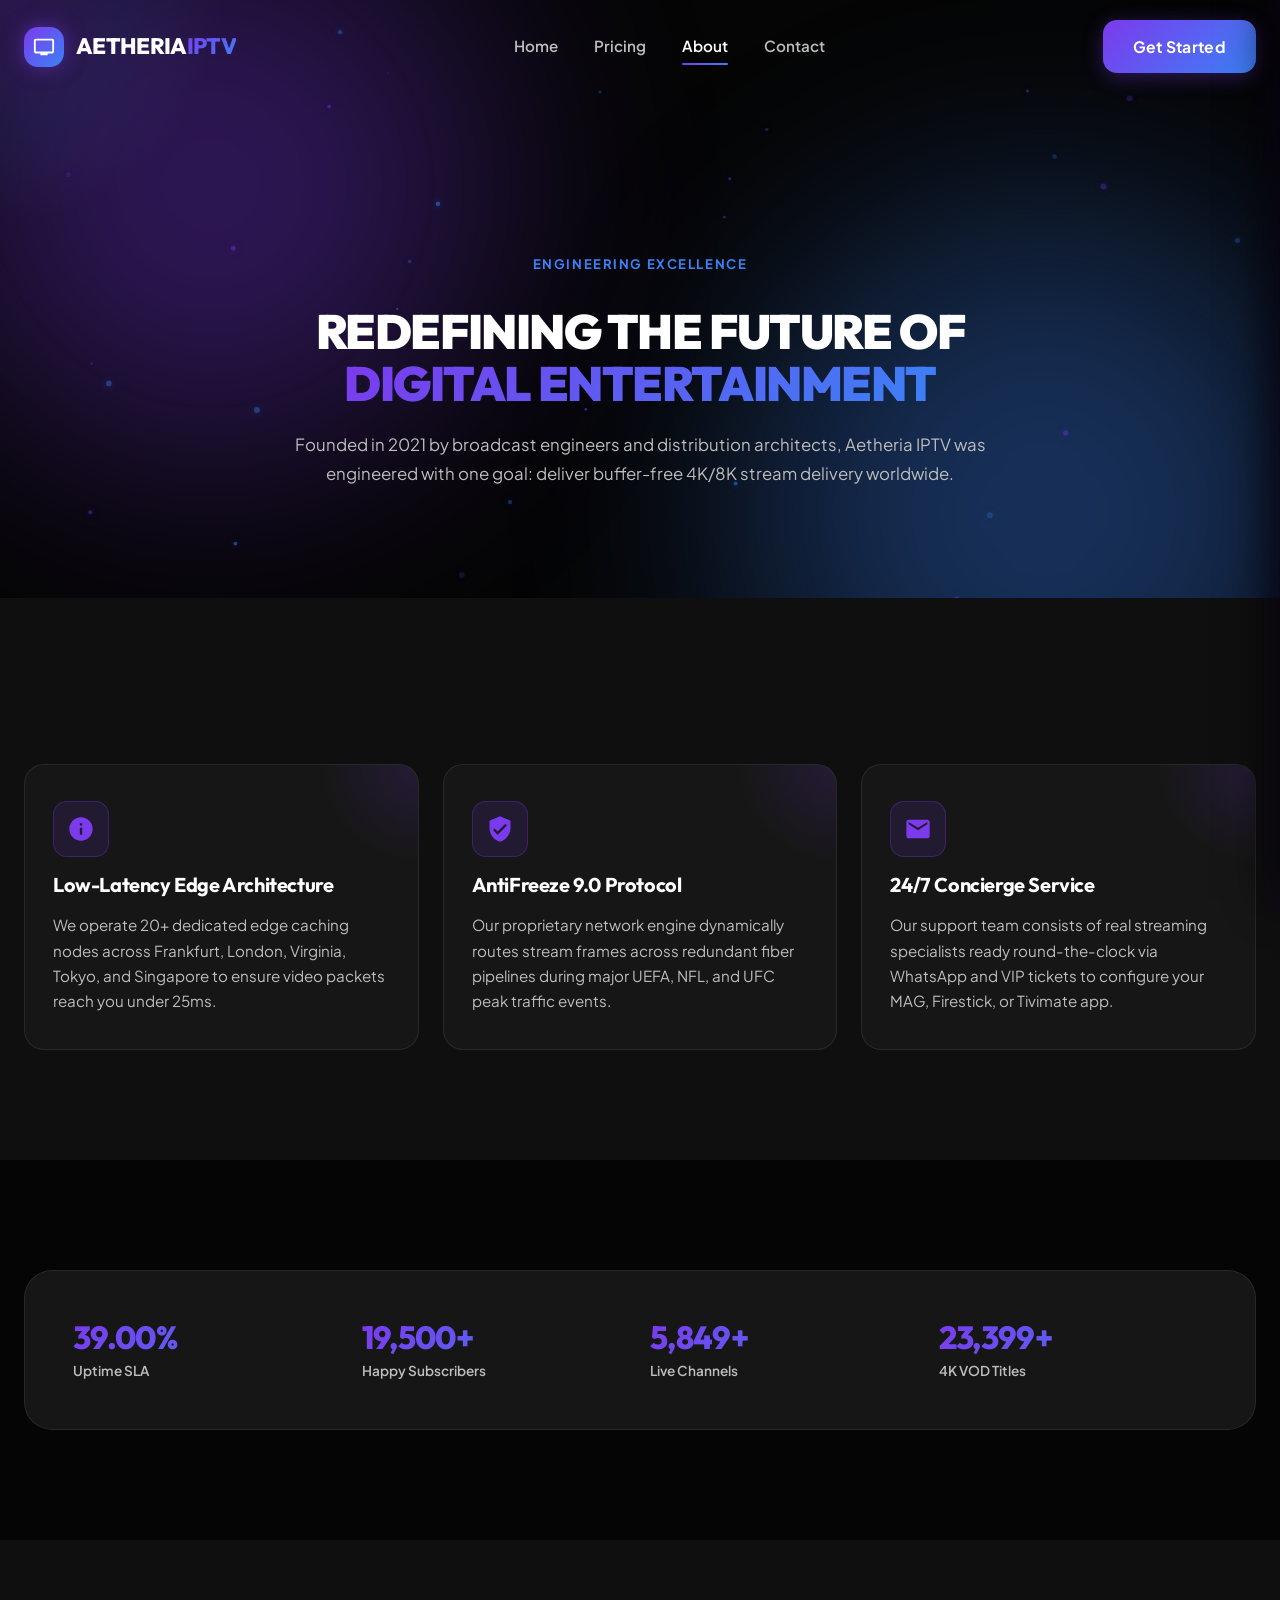
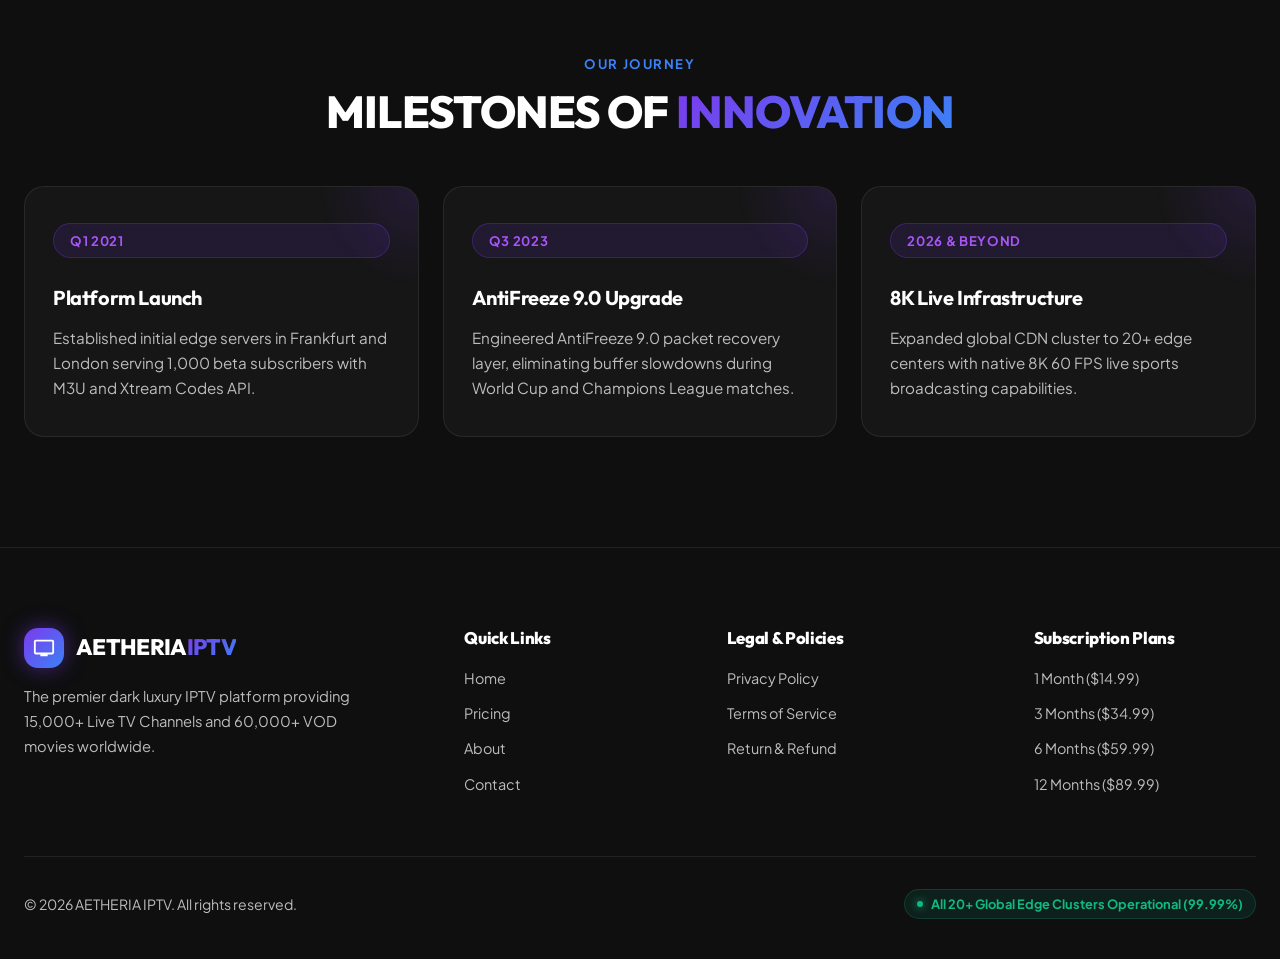
<file: about.html>
<!DOCTYPE html>
<html lang="en">
<head>
  <meta charset="UTF-8">
  <meta name="viewport" content="width=device-width, initial-scale=1.0">
  <meta name="referrer" content="no-referrer">
  <title>About Us | AETHERIA IPTV Infrastructure & SLA</title>
  <meta name="description" content="Discover AETHERIA IPTV's global edge network architecture, 99.99% server SLA, and low-latency AntiFreeze 9.0 streaming technology.">
  
  <!-- Favicon & Icons -->
  <link rel="icon" type="image/svg+xml" href="favicon/favicon.svg">
  <link rel="icon" type="image/svg+xml" href="assets/favicon/favicon.svg">
  
  <!-- Web Fonts -->
  <link rel="preconnect" href="https://fonts.googleapis.com">
  <link rel="preconnect" href="https://fonts.gstatic.com" crossorigin>
  <link rel="stylesheet" href="https://fonts.googleapis.com/css2?family=Inter:wght@300;400;500;600;700;800;900&family=Outfit:wght@400;600;700;800;900&display=swap">
  
  <!-- Primary & Fallback Stylesheets -->
  <link rel="stylesheet" href="assets/css/main.css">
  <link rel="stylesheet" href="css/main.css">
  <link rel="stylesheet" href="main.css">
  <link rel="stylesheet" href="style.css">

  <!-- Production Deployment Path Resolution Script -->
  <script>
    (function() {
      function loadFallbackStyles() {
        var hasCSS = false;
        var sheets = document.styleSheets;
        for (var i = 0; i < sheets.length; i++) {
          try {
            if (sheets[i].href && sheets[i].href.indexOf('main.css') !== -1) {
              hasCSS = true;
              break;
            }
          } catch(e) {}
        }
        if (!hasCSS) {
          ['assets/css/main.css', 'css/main.css', 'main.css', 'style.css'].forEach(function(path) {
            var link = document.createElement('link');
            link.rel = 'stylesheet';
            link.href = path;
            document.head.appendChild(link);
          });
        }
      }
      window.addEventListener('DOMContentLoaded', loadFallbackStyles);
    })();
  </script>
</head>
<body>

  <div class="ambient-blob ambient-blob-purple"></div>
  <div class="ambient-blob ambient-blob-blue"></div>
  <canvas id="ambient-canvas"></canvas>
  <div class="cursor-glow"></div>

  <!-- Shared Header -->
  <header class="header">
    <div class="container">
      <div class="nav-wrapper">
        <a href="index.html" class="logo">
          <div class="logo-mark">
            <svg viewBox="0 0 24 24"><path d="M21 3H3c-1.1 0-2 .9-2 2v12c0 1.1.9 2 2 2h5v2h8v-2h5c1.1 0 1.99-.9 1.99-2L23 5c0-1.1-.9-2-2-2zm0 14H3V5h18v12z"/></svg>
          </div>
          <span>AETHERIA<span class="gradient-text">IPTV</span></span>
        </a>
        <nav class="nav-links">
          <a href="index.html" class="nav-link">Home</a>
          <a href="pricing.html" class="nav-link">Pricing</a>
          <a href="about.html" class="nav-link active">About</a>
          <a href="contact.html" class="nav-link">Contact</a>
        </nav>
        <div class="nav-actions">
          <a href="pricing.html" class="btn btn-primary btn-glow">Get Started</a>
          <button class="mobile-toggle" onclick="window.toggleMobileMenu && window.toggleMobileMenu(event)" aria-label="Toggle Mobile Menu">
            <svg width="28" height="28" viewBox="0 0 24 24" fill="currentColor" style="pointer-events: none;"><path d="M3 18h18v-2H3v2zm0-5h18v-2H3v2zm0-7v2h18V6H3z"/></svg>
          </button>
        </div>
      </div>
    </div>
  </header>

  <!-- Mobile Drawer -->
  <div class="mobile-overlay" onclick="window.closeMobileMenu && window.closeMobileMenu(event)"></div>
  <aside class="mobile-menu" aria-label="Mobile Navigation">
    <div>
      <div class="mobile-menu-header">
        <a href="index.html" class="logo">
          <div class="logo-mark">
            <svg viewBox="0 0 24 24"><path d="M21 3H3c-1.1 0-2 .9-2 2v12c0 1.1.9 2 2 2h5v2h8v-2h5c1.1 0 1.99-.9 1.99-2L23 5c0-1.1-.9-2-2-2zm0 14H3V5h18v12z"/></svg>
          </div>
          <span>AETHERIA<span class="gradient-text">IPTV</span></span>
        </a>
        <button class="mobile-close-btn" onclick="window.closeMobileMenu && window.closeMobileMenu(event)" aria-label="Close Mobile Menu">&times;</button>
      </div>
      <nav class="mobile-menu-links">
        <a href="index.html" class="nav-link">Home</a>
        <a href="pricing.html" class="nav-link">Pricing</a>
        <a href="about.html" class="nav-link active">About</a>
        <a href="contact.html" class="nav-link">Contact</a>
      </nav>
    </div>
    <div style="padding-top: 20px; border-top: 1px solid rgba(255, 255, 255, 0.08);">
      <a href="pricing.html" class="btn btn-primary btn-glow" style="width: 100%;">Get Started</a>
    </div>
  </aside>

  <main style="padding-top: 140px;">
    <!-- About Hero Header -->
    <section class="section text-center">
      <div class="container">
        <div class="section-tag">ENGINEERING EXCELLENCE</div>
        <h1 class="hero-title" style="font-size: 3rem;">REDEFINING THE FUTURE OF <br><span class="gradient-text">DIGITAL ENTERTAINMENT</span></h1>
        <p class="hero-subtitle" style="margin: 20px auto 0; max-width: 760px;">Founded in 2021 by broadcast engineers and distribution architects, Aetheria IPTV was engineered with one goal: deliver buffer-free 4K/8K stream delivery worldwide.</p>
      </div>
    </section>

    <!-- Core Philosophy Cards -->
    <section class="section" style="background: var(--bg-secondary);">
      <div class="container">
        <div class="why-grid">
          <div class="why-card">
            <div class="why-icon-box"><svg viewBox="0 0 24 24"><path d="M12 2C6.48 2 2 6.48 2 12s4.48 10 10 10 10-4.48 10-10S17.52 2 12 2zm1 15h-2v-6h2v6zm0-8h-2V7h2v2z"/></svg></div>
            <h3 class="why-title">Low-Latency Edge Architecture</h3>
            <p class="why-desc">We operate 20+ dedicated edge caching nodes across Frankfurt, London, Virginia, Tokyo, and Singapore to ensure video packets reach you under 25ms.</p>
          </div>

          <div class="why-card">
            <div class="why-icon-box"><svg viewBox="0 0 24 24"><path d="M12 1L3 5v6c0 5.55 3.84 10.74 9 12 5.16-1.26 9-6.45 9-12V5l-9-4zm-2 16l-4-4 1.41-1.41L10 14.17l6.59-6.59L18 9l-8 8z"/></svg></div>
            <h3 class="why-title">AntiFreeze 9.0 Protocol</h3>
            <p class="why-desc">Our proprietary network engine dynamically routes stream frames across redundant fiber pipelines during major UEFA, NFL, and UFC peak traffic events.</p>
          </div>

          <div class="why-card">
            <div class="why-icon-box"><svg viewBox="0 0 24 24"><path d="M20 4H4c-1.1 0-1.99.9-1.99 2L2 18c0 1.1.9 2 2 2h16c1.1 0 2-.9 2-2V6c0-1.1-.9-2-2-2zm0 4l-8 5-8-5V6l8 5 8-5v2z"/></svg></div>
            <h3 class="why-title">24/7 Concierge Service</h3>
            <p class="why-desc">Our support team consists of real streaming specialists ready round-the-clock via WhatsApp and VIP tickets to configure your MAG, Firestick, or Tivimate app.</p>
          </div>
        </div>
      </div>
    </section>

    <!-- Company Stats -->
    <section class="section">
      <div class="container">
        <div class="hero-stats" style="margin-top: 0; background: var(--card-bg); padding: 48px; border-radius: var(--radius-xl); border: 1px solid var(--glass-border);">
          <div class="stat-item">
            <h3 data-counter="99.99" data-suffix="%">99.99%</h3>
            <p>Uptime SLA</p>
          </div>
          <div class="stat-item">
            <h3 data-counter="50000" data-suffix="+">50,000+</h3>
            <p>Happy Subscribers</p>
          </div>
          <div class="stat-item">
            <h3 data-counter="15000" data-suffix="+">15,000+</h3>
            <p>Live Channels</p>
          </div>
          <div class="stat-item">
            <h3 data-counter="60000" data-suffix="+">60,000+</h3>
            <p>4K VOD Titles</p>
          </div>
        </div>
      </div>
    </section>

    <!-- Timeline Milestone Grid -->
    <section class="section" style="background: var(--bg-secondary);">
      <div class="container">
        <div class="text-center reveal">
          <div class="section-tag">OUR JOURNEY</div>
          <h2 class="section-title">MILESTONES OF <span class="gradient-text">INNOVATION</span></h2>
        </div>

        <div class="why-grid reveal" style="margin-top: 48px;">
          <div class="why-card">
            <span class="badge-pill" style="margin-bottom: 12px;">Q1 2021</span>
            <h3 class="why-title">Platform Launch</h3>
            <p class="why-desc">Established initial edge servers in Frankfurt and London serving 1,000 beta subscribers with M3U and Xtream Codes API.</p>
          </div>

          <div class="why-card">
            <span class="badge-pill" style="margin-bottom: 12px;">Q3 2023</span>
            <h3 class="why-title">AntiFreeze 9.0 Upgrade</h3>
            <p class="why-desc">Engineered AntiFreeze 9.0 packet recovery layer, eliminating buffer slowdowns during World Cup and Champions League matches.</p>
          </div>

          <div class="why-card">
            <span class="badge-pill" style="margin-bottom: 12px;">2026 & Beyond</span>
            <h3 class="why-title">8K Live Infrastructure</h3>
            <p class="why-desc">Expanded global CDN cluster to 20+ edge centers with native 8K 60 FPS live sports broadcasting capabilities.</p>
          </div>
        </div>
      </div>
    </section>
  </main>

  <!-- Shared Footer -->
  <footer class="footer">
    <div class="container">
      <div class="footer-grid">
        <div class="footer-brand">
          <a href="index.html" class="logo">
            <div class="logo-mark">
              <svg viewBox="0 0 24 24"><path d="M21 3H3c-1.1 0-2 .9-2 2v12c0 1.1.9 2 2 2h5v2h8v-2h5c1.1 0 1.99-.9 1.99-2L23 5c0-1.1-.9-2-2-2zm0 14H3V5h18v12z"/></svg>
            </div>
            <span>AETHERIA<span class="gradient-text">IPTV</span></span>
          </a>
          <p>The premier dark luxury IPTV platform providing 15,000+ Live TV Channels and 60,000+ VOD movies worldwide.</p>
        </div>

        <div>
          <h4 class="footer-title">Quick Links</h4>
          <div class="footer-links">
            <a href="index.html" class="footer-link">Home</a>
            <a href="pricing.html" class="footer-link">Pricing</a>
            <a href="about.html" class="footer-link">About</a>
            <a href="contact.html" class="footer-link">Contact</a>
          </div>
        </div>

        <div>
          <h4 class="footer-title">Legal & Policies</h4>
          <div class="footer-links">
            <a href="privacy.html" class="footer-link">Privacy Policy</a>
            <a href="terms.html" class="footer-link">Terms of Service</a>
            <a href="refund.html" class="footer-link">Return & Refund</a>
          </div>
        </div>

        <div>
          <h4 class="footer-title">Subscription Plans</h4>
          <div class="footer-links">
            <a href="contact.html?plan=1-Month" class="footer-link">1 Month ($14.99)</a>
            <a href="contact.html?plan=3-Months" class="footer-link">3 Months ($34.99)</a>
            <a href="contact.html?plan=6-Months" class="footer-link">6 Months ($59.99)</a>
            <a href="contact.html?plan=12-Months" class="footer-link">12 Months ($89.99)</a>
          </div>
        </div>
      </div>
      <div class="footer-bottom">
        <p>&copy; 2026 AETHERIA IPTV. All rights reserved.</p>
        <div class="status-badge">
          <div class="status-dot"></div>
          All 20+ Global Edge Clusters Operational (99.99%)
        </div>
      </div>
    </div>
  </footer>

  <script src="config.js"></script>
  <script src="assets/js/artwork-data.js"></script>
  <script src="assets/js/main.js"></script>
  <script src="assets/js/tmdb-engine.js"></script>
  <script src="main.js"></script>
  <script src="tmdb-engine.js"></script>
</body>
</html>
</file>
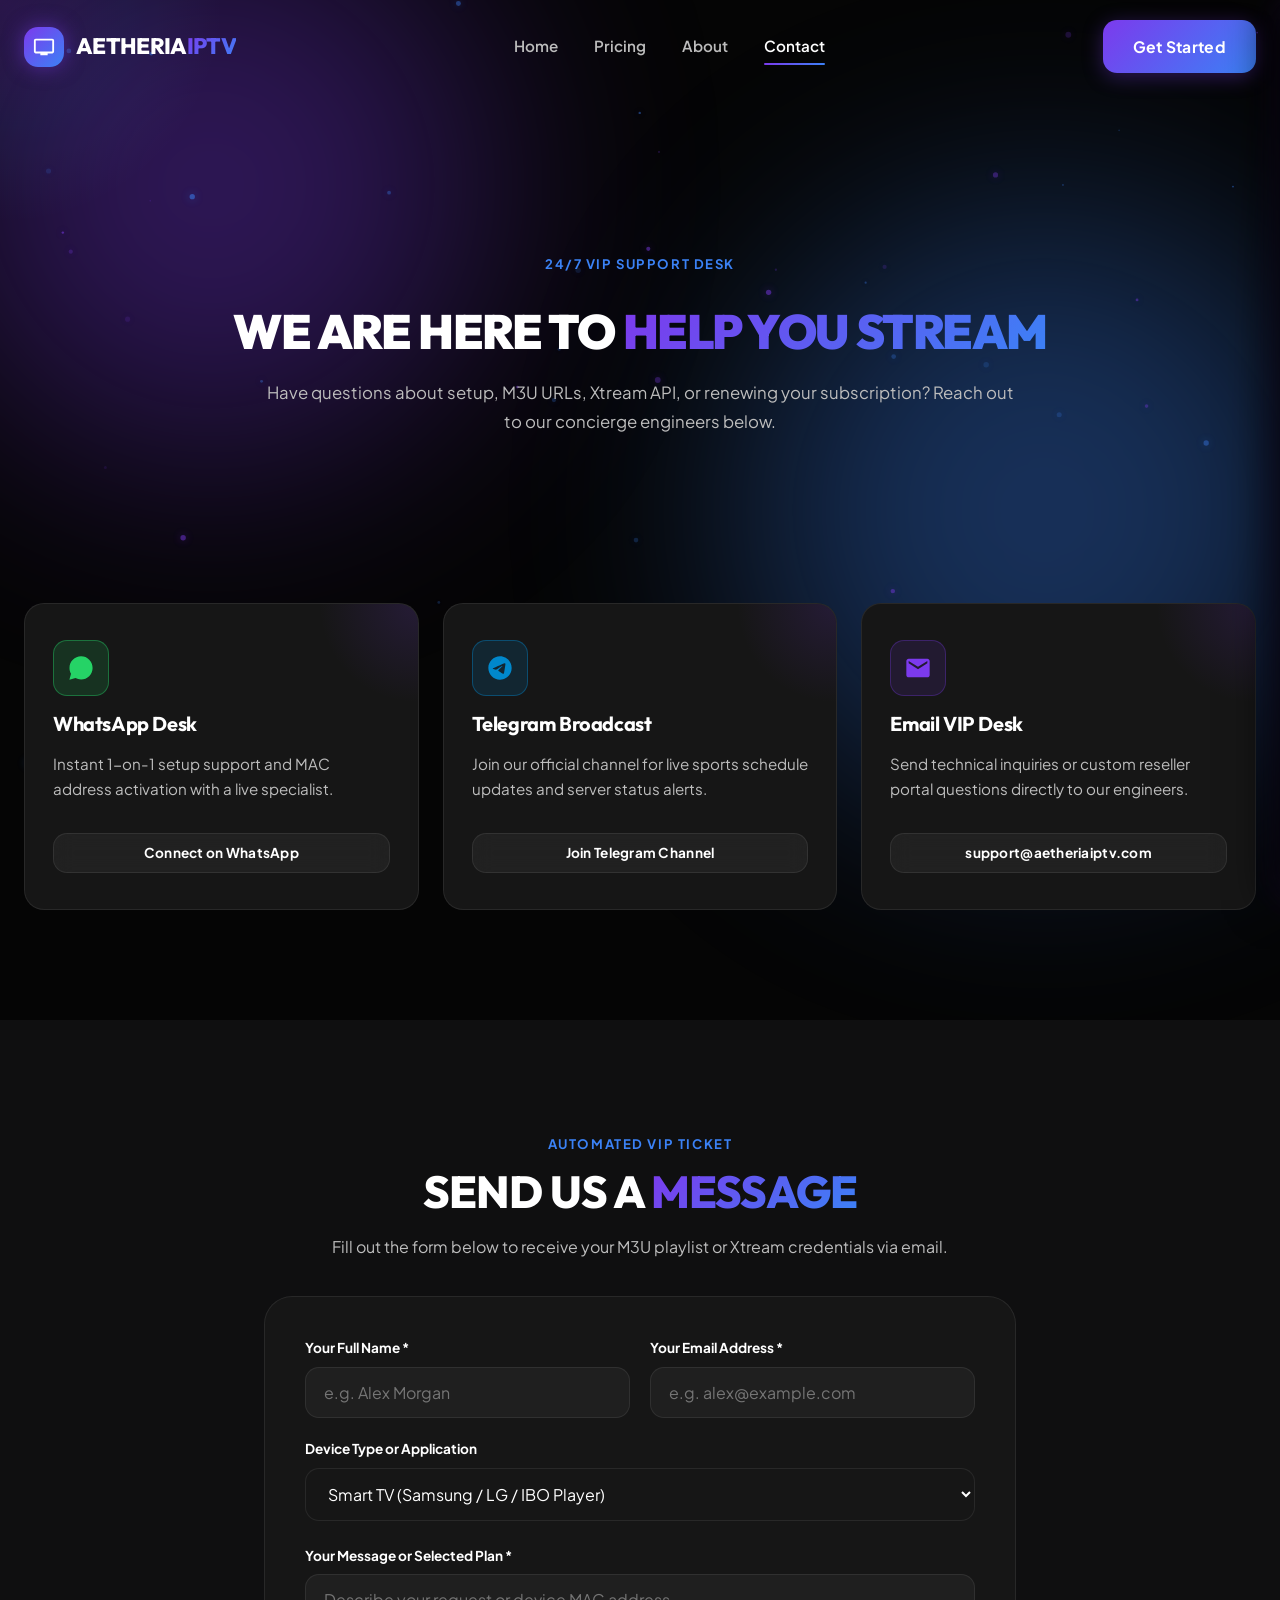
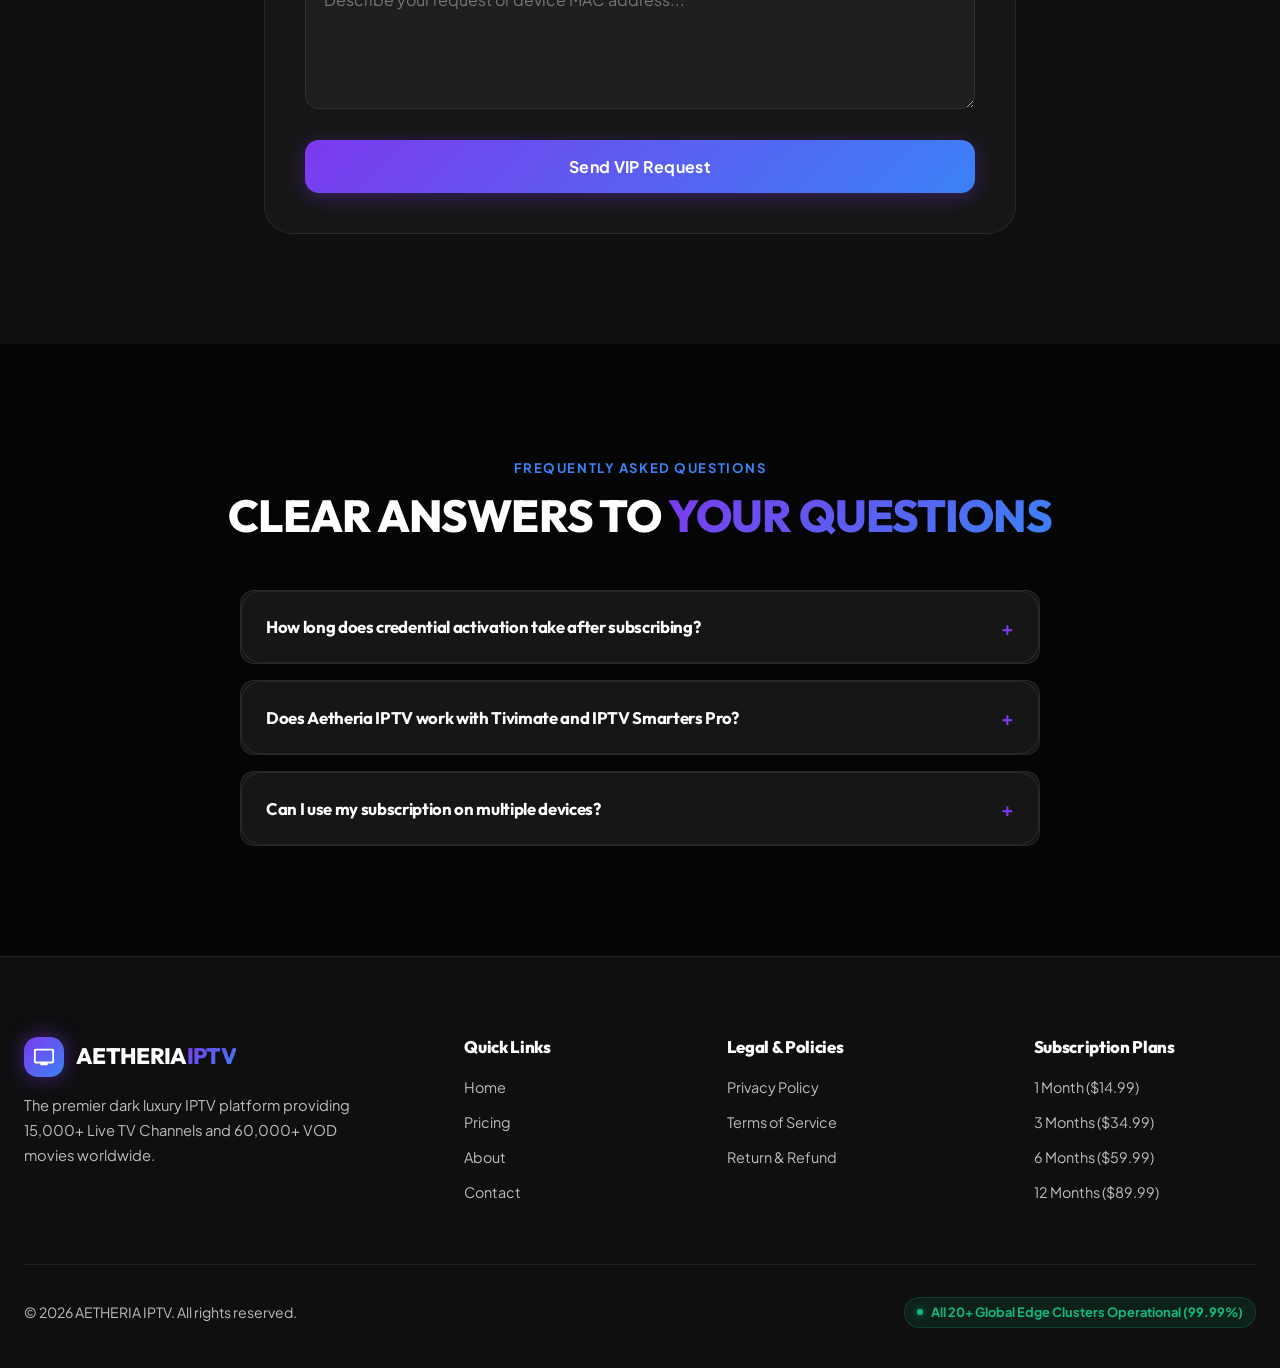
<file: contact.html>
<!DOCTYPE html>
<html lang="en">
<head>
  <meta charset="UTF-8">
  <meta name="viewport" content="width=device-width, initial-scale=1.0">
  <meta name="referrer" content="no-referrer">
  <title>Contact Support | AETHERIA IPTV VIP Desk</title>
  <meta name="description" content="Contact AETHERIA IPTV 24/7 VIP Concierge for instant activation help, Xtream API support, or M3U playlist inquiries.">
  
  <!-- Favicon & Icons -->
  <link rel="icon" type="image/svg+xml" href="favicon/favicon.svg">
  <link rel="icon" type="image/svg+xml" href="assets/favicon/favicon.svg">
  
  <!-- Web Fonts -->
  <link rel="preconnect" href="https://fonts.googleapis.com">
  <link rel="preconnect" href="https://fonts.gstatic.com" crossorigin>
  <link rel="stylesheet" href="https://fonts.googleapis.com/css2?family=Inter:wght@300;400;500;600;700;800;900&family=Outfit:wght@400;600;700;800;900&display=swap">
  
  <!-- Primary & Fallback Stylesheets -->
  <link rel="stylesheet" href="assets/css/main.css">
  <link rel="stylesheet" href="css/main.css">
  <link rel="stylesheet" href="main.css">
  <link rel="stylesheet" href="style.css">

  <!-- Production Deployment Path Resolution Script -->
  <script>
    (function() {
      function loadFallbackStyles() {
        var hasCSS = false;
        var sheets = document.styleSheets;
        for (var i = 0; i < sheets.length; i++) {
          try {
            if (sheets[i].href && sheets[i].href.indexOf('main.css') !== -1) {
              hasCSS = true;
              break;
            }
          } catch(e) {}
        }
        if (!hasCSS) {
          ['assets/css/main.css', 'css/main.css', 'main.css', 'style.css'].forEach(function(path) {
            var link = document.createElement('link');
            link.rel = 'stylesheet';
            link.href = path;
            document.head.appendChild(link);
          });
        }
      }
      window.addEventListener('DOMContentLoaded', loadFallbackStyles);
    })();
  </script>
</head>
<body>

  <div class="ambient-blob ambient-blob-purple"></div>
  <div class="ambient-blob ambient-blob-blue"></div>
  <canvas id="ambient-canvas"></canvas>
  <div class="cursor-glow"></div>

  <!-- Shared Header -->
  <header class="header">
    <div class="container">
      <div class="nav-wrapper">
        <a href="index.html" class="logo">
          <div class="logo-mark">
            <svg viewBox="0 0 24 24"><path d="M21 3H3c-1.1 0-2 .9-2 2v12c0 1.1.9 2 2 2h5v2h8v-2h5c1.1 0 1.99-.9 1.99-2L23 5c0-1.1-.9-2-2-2zm0 14H3V5h18v12z"/></svg>
          </div>
          <span>AETHERIA<span class="gradient-text">IPTV</span></span>
        </a>
        <nav class="nav-links">
          <a href="index.html" class="nav-link">Home</a>
          <a href="pricing.html" class="nav-link">Pricing</a>
          <a href="about.html" class="nav-link">About</a>
          <a href="contact.html" class="nav-link active">Contact</a>
        </nav>
        <div class="nav-actions">
          <a href="pricing.html" class="btn btn-primary btn-glow">Get Started</a>
          <button class="mobile-toggle" onclick="window.toggleMobileMenu && window.toggleMobileMenu(event)" aria-label="Toggle Mobile Menu">
            <svg width="28" height="28" viewBox="0 0 24 24" fill="currentColor" style="pointer-events: none;"><path d="M3 18h18v-2H3v2zm0-5h18v-2H3v2zm0-7v2h18V6H3z"/></svg>
          </button>
        </div>
      </div>
    </div>
  </header>

  <!-- Mobile Drawer -->
  <div class="mobile-overlay" onclick="window.closeMobileMenu && window.closeMobileMenu(event)"></div>
  <aside class="mobile-menu" aria-label="Mobile Navigation">
    <div>
      <div class="mobile-menu-header">
        <a href="index.html" class="logo">
          <div class="logo-mark">
            <svg viewBox="0 0 24 24"><path d="M21 3H3c-1.1 0-2 .9-2 2v12c0 1.1.9 2 2 2h5v2h8v-2h5c1.1 0 1.99-.9 1.99-2L23 5c0-1.1-.9-2-2-2zm0 14H3V5h18v12z"/></svg>
          </div>
          <span>AETHERIA<span class="gradient-text">IPTV</span></span>
        </a>
        <button class="mobile-close-btn" onclick="window.closeMobileMenu && window.closeMobileMenu(event)" aria-label="Close Mobile Menu">&times;</button>
      </div>
      <nav class="mobile-menu-links">
        <a href="index.html" class="nav-link">Home</a>
        <a href="pricing.html" class="nav-link">Pricing</a>
        <a href="about.html" class="nav-link">About</a>
        <a href="contact.html" class="nav-link active">Contact</a>
      </nav>
    </div>
    <div style="padding-top: 20px; border-top: 1px solid rgba(255, 255, 255, 0.08);">
      <a href="pricing.html" class="btn btn-primary btn-glow" style="width: 100%;">Get Started</a>
    </div>
  </aside>

  <main style="padding-top: 140px;">
    <!-- Contact Header -->
    <section class="section text-center">
      <div class="container">
        <div class="section-tag">24/7 VIP SUPPORT DESK</div>
        <h1 class="hero-title" style="font-size: 3rem;">WE ARE HERE TO <span class="gradient-text">HELP YOU STREAM</span></h1>
        <p class="hero-subtitle" style="margin: 20px auto 0; max-width: 760px;">Have questions about setup, M3U URLs, Xtream API, or renewing your subscription? Reach out to our concierge engineers below.</p>
      </div>
    </section>

    <!-- Support Channels Grid -->
    <section class="section" style="padding-top: 0;">
      <div class="container">
        <div class="why-grid" style="grid-template-columns: repeat(auto-fit, minmax(280px, 1fr));">
          
          <div class="why-card">
            <div class="why-icon-box" style="background: rgba(37, 211, 102, 0.15); border-color: rgba(37, 211, 102, 0.4); color: #25D366;">
              <svg viewBox="0 0 24 24"><path d="M12.04 2c-5.46 0-9.91 4.45-9.91 9.91 0 1.75.46 3.45 1.32 4.95L2.05 22l5.25-1.38c1.45.79 3.08 1.21 4.74 1.21 5.46 0 9.91-4.45 9.91-9.91 0-2.65-1.03-5.14-2.9-7.01A9.84 9.84 0 0 0 12.04 2z"/></svg>
            </div>
            <h3 class="why-title">WhatsApp Desk</h3>
            <p class="why-desc">Instant 1-on-1 setup support and MAC address activation with a live specialist.</p>
            <a href="https://wa.me/" target="_blank" rel="noopener" class="btn btn-secondary" style="margin-top: 16px; padding: 8px 16px; font-size: 0.85rem; width: 100%;">Connect on WhatsApp</a>
          </div>

          <div class="why-card">
            <div class="why-icon-box" style="background: rgba(0, 136, 204, 0.15); border-color: rgba(0, 136, 204, 0.4); color: #0088cc;">
              <svg viewBox="0 0 24 24"><path d="M12 2C6.48 2 2 6.48 2 12s4.48 10 10 10 10-4.48 10-10S17.52 2 12 2zm4.64 6.8c-.15 1.58-.8 5.42-1.13 7.19-.14.75-.42 1-.68 1.03-.58.05-1.02-.38-1.58-.75-.88-.58-1.38-.94-2.23-1.5-.99-.65-.35-1.01.22-1.59.15-.15 2.71-2.48 2.76-2.69a.2.2 0 0 0-.05-.18c-.06-.05-.14-.03-.21-.02-.09.02-1.49.95-4.22 2.79-.4.27-.76.41-1.08.4-.36-.01-1.04-.2-1.55-.37-.63-.2-1.12-.31-1.08-.66.02-.18.27-.36.74-.55 2.92-1.27 4.86-2.11 5.83-2.51 2.78-1.16 3.35-1.36 3.73-1.36.08 0 .27.02.39.12.1.08.13.19.14.27-.01.06.01.24 0 .38z"/></svg>
            </div>
            <h3 class="why-title">Telegram Broadcast</h3>
            <p class="why-desc">Join our official channel for live sports schedule updates and server status alerts.</p>
            <a href="https://t.me/" target="_blank" rel="noopener" class="btn btn-secondary" style="margin-top: 16px; padding: 8px 16px; font-size: 0.85rem; width: 100%;">Join Telegram Channel</a>
          </div>

          <div class="why-card">
            <div class="why-icon-box">
              <svg viewBox="0 0 24 24"><path d="M20 4H4c-1.1 0-1.99.9-1.99 2L2 18c0 1.1.9 2 2 2h16c1.1 0 2-.9 2-2V6c0-1.1-.9-2-2-2zm0 4l-8 5-8-5V6l8 5 8-5v2z"/></svg>
            </div>
            <h3 class="why-title">Email VIP Desk</h3>
            <p class="why-desc">Send technical inquiries or custom reseller portal questions directly to our engineers.</p>
            <a href="mailto:support@aetheriaiptv.com" class="btn btn-secondary" style="margin-top: 16px; padding: 8px 16px; font-size: 0.85rem; width: 100%;">support@aetheriaiptv.com</a>
          </div>

        </div>
      </div>
    </section>

    <!-- Glass VIP Ticket Form Section -->
    <section class="section" style="background: var(--bg-secondary);">
      <div class="container" style="max-width: 800px;">
        <div class="text-center reveal">
          <div class="section-tag">AUTOMATED VIP TICKET</div>
          <h2 class="section-title">SEND US A <span class="gradient-text">MESSAGE</span></h2>
          <p class="section-subtitle">Fill out the form below to receive your M3U playlist or Xtream credentials via email.</p>
        </div>

        <form id="contact-form" class="reveal" style="margin-top: 36px; background: var(--card-bg); border: 1px solid var(--glass-border); border-radius: var(--radius-xl); padding: 40px; backdrop-filter: blur(16px);">
          <div style="display: grid; grid-template-columns: repeat(auto-fit, minmax(240px, 1fr)); gap: 20px; margin-bottom: 20px;">
            <div>
              <label style="display: block; font-size: 0.85rem; font-weight: 700; margin-bottom: 8px;">Your Full Name *</label>
              <input type="text" id="contact-name" required placeholder="e.g. Alex Morgan" style="width: 100%; padding: 14px 18px; border-radius: var(--radius-md); background: rgba(255,255,255,0.04); border: 1px solid var(--glass-border); color: #FFF; font-family: var(--font-body);">
            </div>
            <div>
              <label style="display: block; font-size: 0.85rem; font-weight: 700; margin-bottom: 8px;">Your Email Address *</label>
              <input type="email" id="contact-email" required placeholder="e.g. alex@example.com" style="width: 100%; padding: 14px 18px; border-radius: var(--radius-md); background: rgba(255,255,255,0.04); border: 1px solid var(--glass-border); color: #FFF; font-family: var(--font-body);">
            </div>
          </div>

          <div style="margin-bottom: 24px;">
            <label style="display: block; font-size: 0.85rem; font-weight: 700; margin-bottom: 8px;">Device Type or Application</label>
            <select id="contact-device" style="width: 100%; padding: 14px 18px; border-radius: var(--radius-md); background: #161616; border: 1px solid var(--glass-border); color: #FFF; font-family: var(--font-body);">
              <option value="Smart TV (Samsung/LG)">Smart TV (Samsung / LG / IBO Player)</option>
              <option value="Firestick 4K / Android TV">Amazon Firestick 4K / Android TV (Tivimate)</option>
              <option value="Apple TV / iOS">Apple TV / iPhone / iPad (GSE / Smarters)</option>
              <option value="MAG Box / Enigma2">MAG Box / Enigma2 MAG MAC</option>
              <option value="Windows / Mac PC">Windows PC / Mac OS</option>
            </select>
          </div>

          <div style="margin-bottom: 24px;">
            <label style="display: block; font-size: 0.85rem; font-weight: 700; margin-bottom: 8px;">Your Message or Selected Plan *</label>
            <textarea id="contact-message" rows="5" required placeholder="Describe your request or device MAC address..." style="width: 100%; padding: 14px 18px; border-radius: var(--radius-md); background: rgba(255,255,255,0.04); border: 1px solid var(--glass-border); color: #FFF; font-family: var(--font-body); resize: vertical;"></textarea>
          </div>

          <button type="submit" class="btn btn-primary btn-glow" style="width: 100%; padding: 16px; font-size: 1rem;">
            Send VIP Request
          </button>
        </form>
      </div>
    </section>

    <!-- FAQ Accordion -->
    <section class="section">
      <div class="container">
        <div class="text-center reveal">
          <div class="section-tag">FREQUENTLY ASKED QUESTIONS</div>
          <h2 class="section-title">CLEAR ANSWERS TO <span class="gradient-text">YOUR QUESTIONS</span></h2>
        </div>

        <div class="faq-container reveal" style="max-width: 800px; margin: 48px auto 0; display: flex; flex-direction: column; gap: 16px;">
          
          <div class="faq-item">
            <div class="faq-header" style="padding: 20px 24px; background: var(--card-bg); border: 1px solid var(--glass-border); border-radius: var(--radius-lg); cursor: pointer; display: flex; justify-content: space-between; align-items: center;">
              <h4 style="font-size: 1.05rem; font-weight: 700;">How long does credential activation take after subscribing?</h4>
              <span class="faq-icon" style="font-size: 1.2rem; color: var(--accent-purple);">&plus;</span>
            </div>
            <div class="faq-body" style="padding: 0 24px 20px; color: var(--text-muted); font-size: 0.9rem; line-height: 1.6; display: none;">
              Activation is automated. As soon as your order completes, your M3U playlist link and Xtream Codes API credentials are sent to your email within 60 seconds.
            </div>
          </div>

          <div class="faq-item">
            <div class="faq-header" style="padding: 20px 24px; background: var(--card-bg); border: 1px solid var(--glass-border); border-radius: var(--radius-lg); cursor: pointer; display: flex; justify-content: space-between; align-items: center;">
              <h4 style="font-size: 1.05rem; font-weight: 700;">Does Aetheria IPTV work with Tivimate and IPTV Smarters Pro?</h4>
              <span class="faq-icon" style="font-size: 1.2rem; color: var(--accent-purple);">&plus;</span>
            </div>
            <div class="faq-body" style="padding: 0 24px 20px; color: var(--text-muted); font-size: 0.9rem; line-height: 1.6; display: none;">
              Yes! Our Xtream Codes API format works flawlessly with Tivimate, IPTV Smarters Pro, XCIPTV, IBO Player, GSE Smart IPTV, and MAG boxes.
            </div>
          </div>

          <div class="faq-item">
            <div class="faq-header" style="padding: 20px 24px; background: var(--card-bg); border: 1px solid var(--glass-border); border-radius: var(--radius-lg); cursor: pointer; display: flex; justify-content: space-between; align-items: center;">
              <h4 style="font-size: 1.05rem; font-weight: 700;">Can I use my subscription on multiple devices?</h4>
              <span class="faq-icon" style="font-size: 1.2rem; color: var(--accent-purple);">&plus;</span>
            </div>
            <div class="faq-body" style="padding: 0 24px 20px; color: var(--text-muted); font-size: 0.9rem; line-height: 1.6; display: none;">
              Depending on your chosen plan, you can connect up to 3 simultaneous screens. You can also log into your playlist on any number of secondary devices.
            </div>
          </div>

        </div>
      </div>
    </section>
  </main>

  <!-- Shared Footer -->
  <footer class="footer">
    <div class="container">
      <div class="footer-grid">
        <div class="footer-brand">
          <a href="index.html" class="logo">
            <div class="logo-mark">
              <svg viewBox="0 0 24 24"><path d="M21 3H3c-1.1 0-2 .9-2 2v12c0 1.1.9 2 2 2h5v2h8v-2h5c1.1 0 1.99-.9 1.99-2L23 5c0-1.1-.9-2-2-2zm0 14H3V5h18v12z"/></svg>
            </div>
            <span>AETHERIA<span class="gradient-text">IPTV</span></span>
          </a>
          <p>The premier dark luxury IPTV platform providing 15,000+ Live TV Channels and 60,000+ VOD movies worldwide.</p>
        </div>

        <div>
          <h4 class="footer-title">Quick Links</h4>
          <div class="footer-links">
            <a href="index.html" class="footer-link">Home</a>
            <a href="pricing.html" class="footer-link">Pricing</a>
            <a href="about.html" class="footer-link">About</a>
            <a href="contact.html" class="footer-link">Contact</a>
          </div>
        </div>

        <div>
          <h4 class="footer-title">Legal & Policies</h4>
          <div class="footer-links">
            <a href="privacy.html" class="footer-link">Privacy Policy</a>
            <a href="terms.html" class="footer-link">Terms of Service</a>
            <a href="refund.html" class="footer-link">Return & Refund</a>
          </div>
        </div>

        <div>
          <h4 class="footer-title">Subscription Plans</h4>
          <div class="footer-links">
            <a href="contact.html?plan=1-Month" class="footer-link">1 Month ($14.99)</a>
            <a href="contact.html?plan=3-Months" class="footer-link">3 Months ($34.99)</a>
            <a href="contact.html?plan=6-Months" class="footer-link">6 Months ($59.99)</a>
            <a href="contact.html?plan=12-Months" class="footer-link">12 Months ($89.99)</a>
          </div>
        </div>
      </div>
      <div class="footer-bottom">
        <p>&copy; 2026 AETHERIA IPTV. All rights reserved.</p>
        <div class="status-badge">
          <div class="status-dot"></div>
          All 20+ Global Edge Clusters Operational (99.99%)
        </div>
      </div>
    </div>
  </footer>

  <script src="config.js"></script>
  <script src="assets/js/artwork-data.js"></script>
  <script src="assets/js/main.js"></script>
  <script src="assets/js/tmdb-engine.js"></script>
  <script src="main.js"></script>
  <script src="tmdb-engine.js"></script>
</body>
</html>
</file>
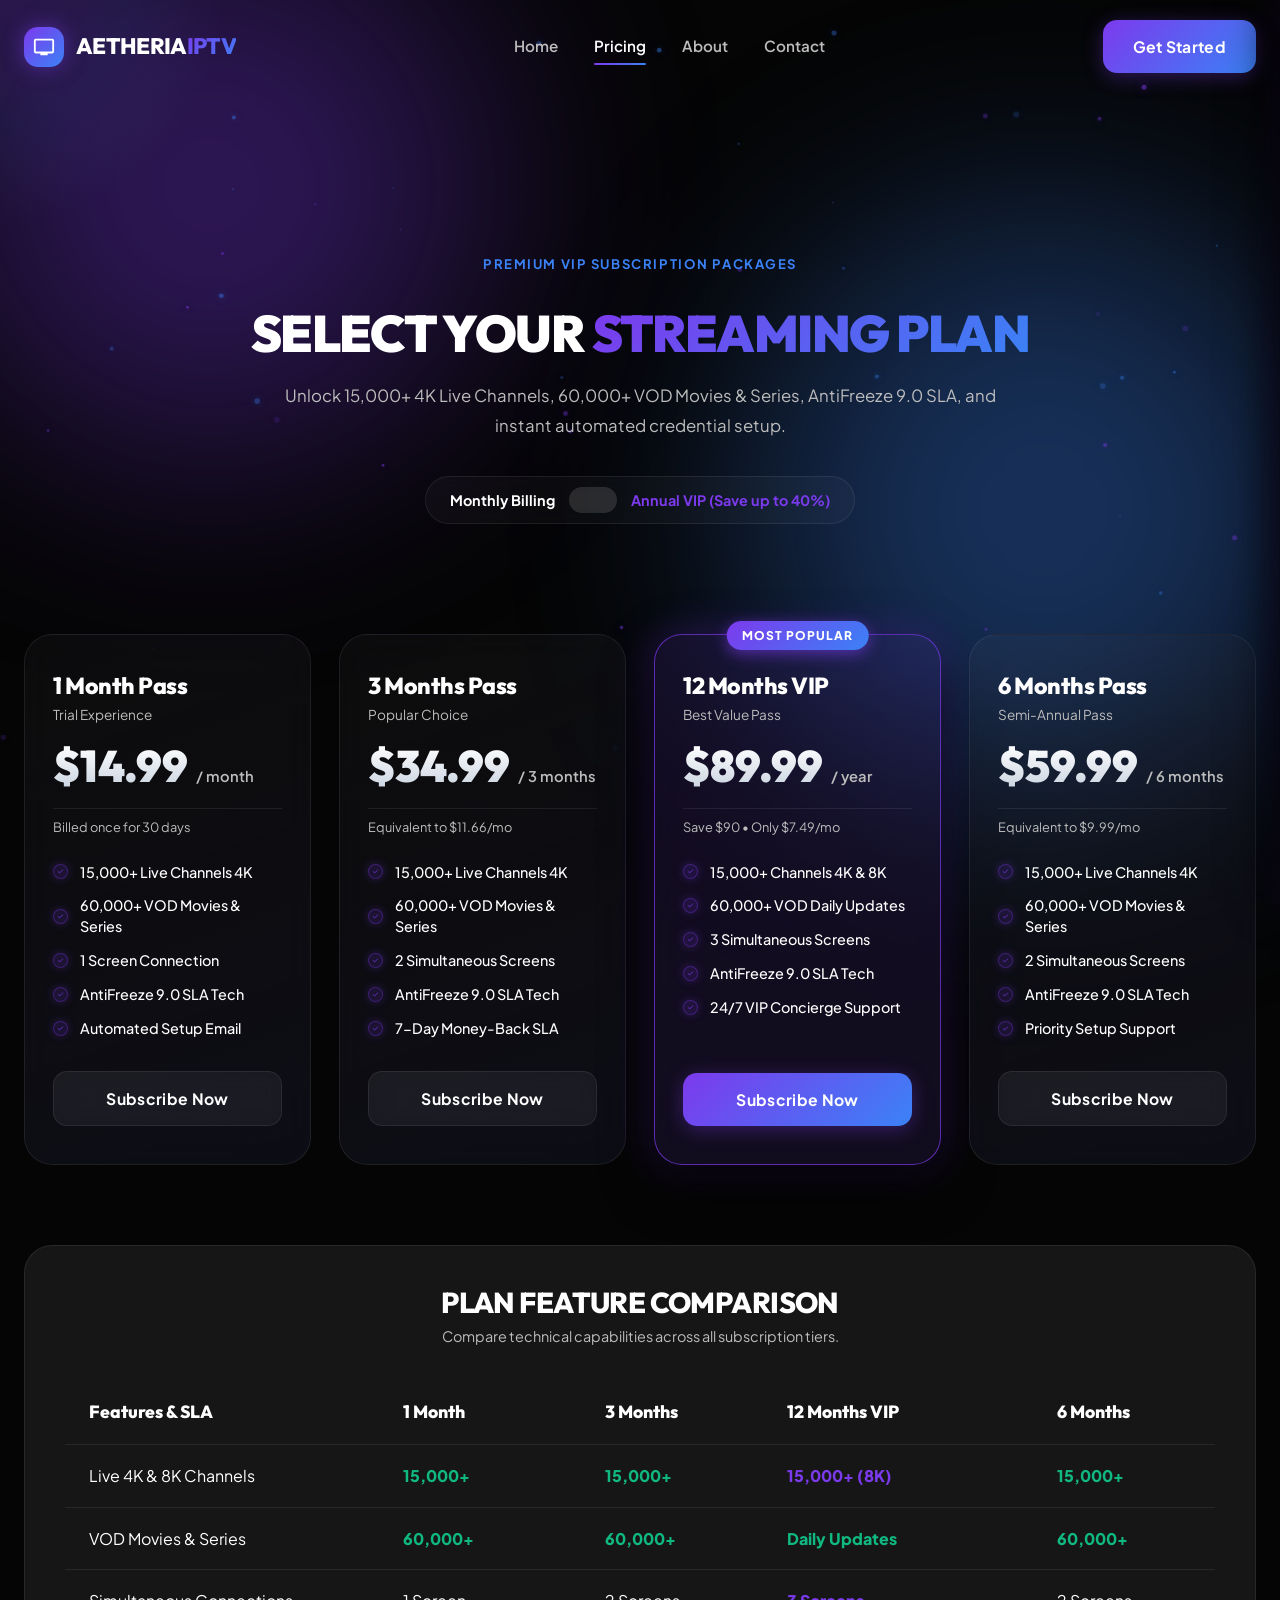
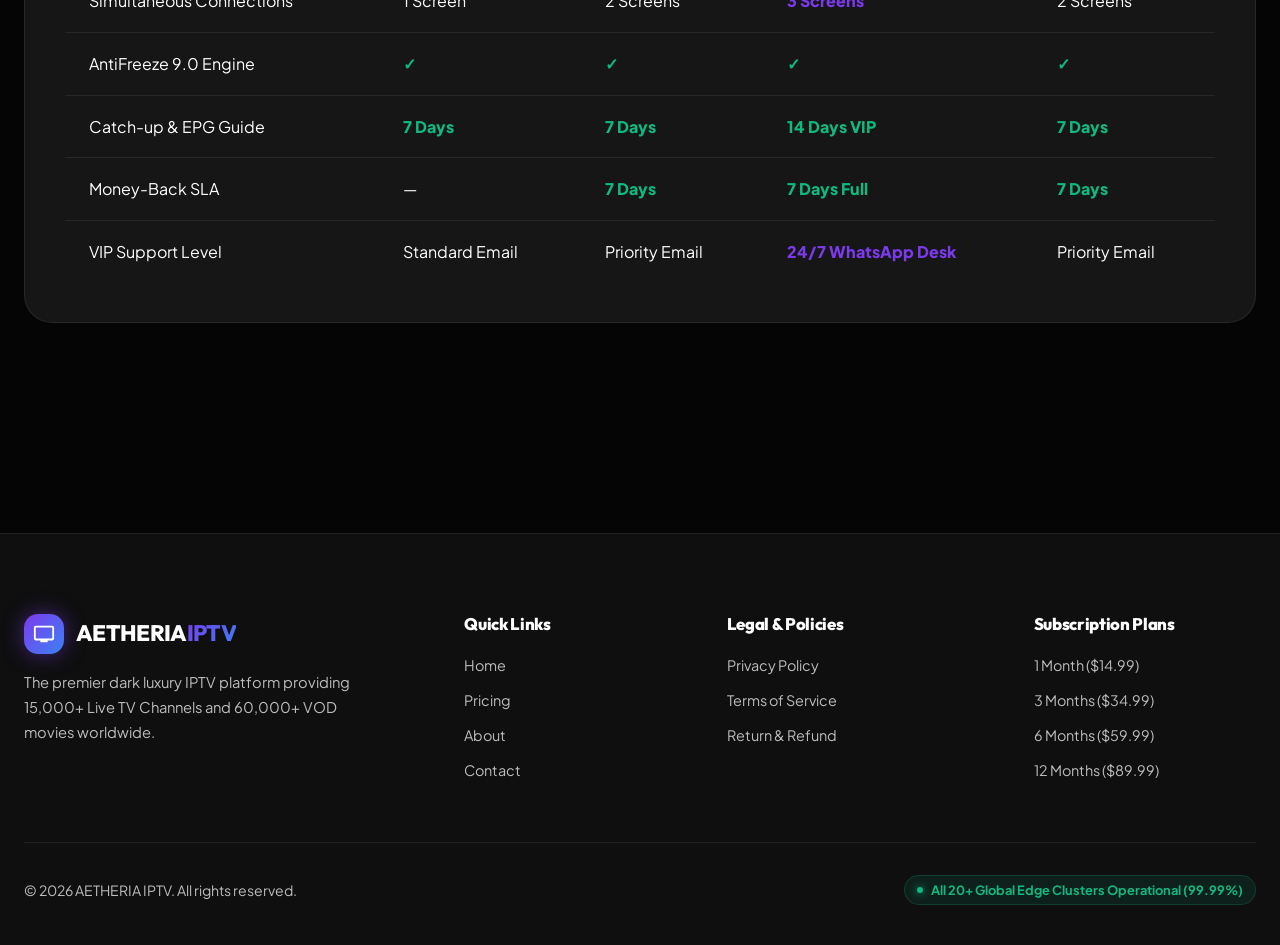
<file: pricing.html>
<!DOCTYPE html>
<html lang="en">
<head>
  <meta charset="UTF-8">
  <meta name="viewport" content="width=device-width, initial-scale=1.0">
  <meta name="referrer" content="no-referrer">
  <title>Pricing Plans | AETHERIA IPTV VIP Subscriptions</title>
  <meta name="description" content="Choose your IPTV plan: 1 Month ($14.99), 3 Months ($34.99), 6 Months ($59.99), or 12 Months VIP ($89.99). Instant M3U & Xtream Codes setup.">
  
  <!-- Favicon & Icons -->
  <link rel="icon" type="image/svg+xml" href="favicon/favicon.svg">
  <link rel="icon" type="image/svg+xml" href="assets/favicon/favicon.svg">
  
  <!-- Web Fonts -->
  <link rel="preconnect" href="https://fonts.googleapis.com">
  <link rel="preconnect" href="https://fonts.gstatic.com" crossorigin>
  <link rel="stylesheet" href="https://fonts.googleapis.com/css2?family=Inter:wght@300;400;500;600;700;800;900&family=Outfit:wght@400;600;700;800;900&display=swap">
  
  <!-- Primary & Fallback Stylesheets -->
  <link rel="stylesheet" href="assets/css/main.css">
  <link rel="stylesheet" href="css/main.css">
  <link rel="stylesheet" href="main.css">
  <link rel="stylesheet" href="style.css">

  <!-- Production Deployment Path Resolution Script -->
  <script>
    (function() {
      function loadFallbackStyles() {
        var hasCSS = false;
        var sheets = document.styleSheets;
        for (var i = 0; i < sheets.length; i++) {
          try {
            if (sheets[i].href && sheets[i].href.indexOf('main.css') !== -1) {
              hasCSS = true;
              break;
            }
          } catch(e) {}
        }
        if (!hasCSS) {
          ['assets/css/main.css', 'css/main.css', 'main.css', 'style.css'].forEach(function(path) {
            var link = document.createElement('link');
            link.rel = 'stylesheet';
            link.href = path;
            document.head.appendChild(link);
          });
        }
      }
      window.addEventListener('DOMContentLoaded', loadFallbackStyles);
    })();
  </script>
</head>
<body>

  <!-- Ambient Blobs & Canvas -->
  <div class="ambient-blob ambient-blob-purple"></div>
  <div class="ambient-blob ambient-blob-blue"></div>
  <canvas id="ambient-canvas"></canvas>
  <div class="cursor-glow"></div>

  <!-- Shared Header -->
  <header class="header">
    <div class="container">
      <div class="nav-wrapper">
        <a href="index.html" class="logo">
          <div class="logo-mark">
            <svg viewBox="0 0 24 24"><path d="M21 3H3c-1.1 0-2 .9-2 2v12c0 1.1.9 2 2 2h5v2h8v-2h5c1.1 0 1.99-.9 1.99-2L23 5c0-1.1-.9-2-2-2zm0 14H3V5h18v12z"/></svg>
          </div>
          <span>AETHERIA<span class="gradient-text">IPTV</span></span>
        </a>
        <nav class="nav-links">
          <a href="index.html" class="nav-link">Home</a>
          <a href="pricing.html" class="nav-link active">Pricing</a>
          <a href="about.html" class="nav-link">About</a>
          <a href="contact.html" class="nav-link">Contact</a>
        </nav>
        <div class="nav-actions">
          <a href="pricing.html" class="btn btn-primary btn-glow">Get Started</a>
          <button class="mobile-toggle" onclick="window.toggleMobileMenu && window.toggleMobileMenu(event)" aria-label="Toggle Mobile Menu">
            <svg width="28" height="28" viewBox="0 0 24 24" fill="currentColor" style="pointer-events: none;"><path d="M3 18h18v-2H3v2zm0-5h18v-2H3v2zm0-7v2h18V6H3z"/></svg>
          </button>
        </div>
      </div>
    </div>
  </header>

  <!-- Mobile Drawer -->
  <div class="mobile-overlay" onclick="window.closeMobileMenu && window.closeMobileMenu(event)"></div>
  <aside class="mobile-menu" aria-label="Mobile Navigation">
    <div>
      <div class="mobile-menu-header">
        <a href="index.html" class="logo">
          <div class="logo-mark">
            <svg viewBox="0 0 24 24"><path d="M21 3H3c-1.1 0-2 .9-2 2v12c0 1.1.9 2 2 2h5v2h8v-2h5c1.1 0 1.99-.9 1.99-2L23 5c0-1.1-.9-2-2-2zm0 14H3V5h18v12z"/></svg>
          </div>
          <span>AETHERIA<span class="gradient-text">IPTV</span></span>
        </a>
        <button class="mobile-close-btn" onclick="window.closeMobileMenu && window.closeMobileMenu(event)" aria-label="Close Mobile Menu">&times;</button>
      </div>
      <nav class="mobile-menu-links">
        <a href="index.html" class="nav-link">Home</a>
        <a href="pricing.html" class="nav-link active">Pricing</a>
        <a href="about.html" class="nav-link">About</a>
        <a href="contact.html" class="nav-link">Contact</a>
      </nav>
    </div>
    <div style="padding-top: 20px; border-top: 1px solid rgba(255, 255, 255, 0.08);">
      <a href="pricing.html" class="btn btn-primary btn-glow" style="width: 100%;">Get Started</a>
    </div>
  </aside>

  <main style="padding-top: 140px; padding-bottom: 100px;">
    <!-- Pricing Header -->
    <section class="section text-center">
      <div class="container">
        <div class="section-tag">PREMIUM VIP SUBSCRIPTION PACKAGES</div>
        <h1 class="hero-title" style="font-size: 3.2rem;">SELECT YOUR <span class="gradient-text">STREAMING PLAN</span></h1>
        <p class="hero-subtitle" style="margin: 20px auto 0; max-width: 760px;">Unlock 15,000+ 4K Live Channels, 60,000+ VOD Movies & Series, AntiFreeze 9.0 SLA, and instant automated credential setup.</p>

        <!-- Toggle Billing Switch -->
        <div class="pricing-toggle-wrapper" style="margin-top: 36px; display: inline-flex; align-items: center; gap: 14px; background: rgba(255,255,255,0.03); padding: 10px 24px; border-radius: var(--radius-full); border: 1px solid var(--glass-border); backdrop-filter: blur(12px);">
          <span style="font-size: 0.9rem; font-weight: 700; color: var(--text-white);">Monthly Billing</span>
          <label class="switch" style="position: relative; display: inline-block; width: 48px; height: 26px;">
            <input type="checkbox" id="billing-toggle" style="opacity: 0; width: 0; height: 0;">
            <span class="slider" style="position: absolute; cursor: pointer; inset: 0; background: rgba(255,255,255,0.12); border-radius: 34px; transition: 0.4s;"></span>
          </label>
          <span style="font-size: 0.9rem; font-weight: 700; color: var(--accent-purple);">Annual VIP (Save up to 40%)</span>
        </div>
      </div>
    </section>

    <!-- Pricing Cards Grid -->
    <section class="section" style="padding-top: 0;">
      <div class="container">
        <div class="pricing-grid">
          
          <!-- Plan 1: 1 Month -->
          <div class="pricing-card">
            <div>
              <h3 class="plan-name">1 Month Pass</h3>
              <p style="color: var(--text-muted); font-size: 0.85rem; margin-top: 4px;">Trial Experience</p>
              
              <div class="plan-price-box">
                <div class="plan-price">$<span data-monthly-price="14.99" data-annual-price="14.99">14.99</span></div>
                <span class="plan-period">/ month</span>
              </div>
              <p style="color: var(--text-muted); font-size: 0.8rem; margin-top: -16px; margin-bottom: 20px;">Billed once for 30 days</p>

              <ul class="pricing-features">
                <li><svg viewBox="0 0 24 24"><path d="M20 6L9 17l-5-5"/></svg> 15,000+ Live Channels 4K</li>
                <li><svg viewBox="0 0 24 24"><path d="M20 6L9 17l-5-5"/></svg> 60,000+ VOD Movies & Series</li>
                <li><svg viewBox="0 0 24 24"><path d="M20 6L9 17l-5-5"/></svg> 1 Screen Connection</li>
                <li><svg viewBox="0 0 24 24"><path d="M20 6L9 17l-5-5"/></svg> AntiFreeze 9.0 SLA Tech</li>
                <li><svg viewBox="0 0 24 24"><path d="M20 6L9 17l-5-5"/></svg> Automated Setup Email</li>
              </ul>
            </div>

            <a href="contact.html?plan=1-Month" class="btn btn-secondary" style="width: 100%;">Subscribe Now</a>
          </div>

          <!-- Plan 2: 3 Months -->
          <div class="pricing-card">
            <div>
              <h3 class="plan-name">3 Months Pass</h3>
              <p style="color: var(--text-muted); font-size: 0.85rem; margin-top: 4px;">Popular Choice</p>
              
              <div class="plan-price-box">
                <div class="plan-price">$<span data-monthly-price="34.99" data-annual-price="29.99">34.99</span></div>
                <span class="plan-period">/ 3 months</span>
              </div>
              <p style="color: var(--text-muted); font-size: 0.8rem; margin-top: -16px; margin-bottom: 20px;">Equivalent to $11.66/mo</p>

              <ul class="pricing-features">
                <li><svg viewBox="0 0 24 24"><path d="M20 6L9 17l-5-5"/></svg> 15,000+ Live Channels 4K</li>
                <li><svg viewBox="0 0 24 24"><path d="M20 6L9 17l-5-5"/></svg> 60,000+ VOD Movies & Series</li>
                <li><svg viewBox="0 0 24 24"><path d="M20 6L9 17l-5-5"/></svg> 2 Simultaneous Screens</li>
                <li><svg viewBox="0 0 24 24"><path d="M20 6L9 17l-5-5"/></svg> AntiFreeze 9.0 SLA Tech</li>
                <li><svg viewBox="0 0 24 24"><path d="M20 6L9 17l-5-5"/></svg> 7-Day Money-Back SLA</li>
              </ul>
            </div>

            <a href="contact.html?plan=3-Months" class="btn btn-secondary" style="width: 100%;">Subscribe Now</a>
          </div>

          <!-- Plan 3: 12 Months (POPULAR FEATURED) -->
          <div class="pricing-card popular">
            <div class="popular-badge">MOST POPULAR</div>
            <div>
              <h3 class="plan-name">12 Months VIP</h3>
              <p style="color: var(--text-muted); font-size: 0.85rem; margin-top: 4px;">Best Value Pass</p>
              
              <div class="plan-price-box">
                <div class="plan-price">$<span data-monthly-price="89.99" data-annual-price="79.99">89.99</span></div>
                <span class="plan-period">/ year</span>
              </div>
              <p style="color: var(--text-muted); font-size: 0.8rem; margin-top: -16px; margin-bottom: 20px;">Save $90 • Only $7.49/mo</p>

              <ul class="pricing-features">
                <li><svg viewBox="0 0 24 24"><path d="M20 6L9 17l-5-5"/></svg> 15,000+ Channels 4K & 8K</li>
                <li><svg viewBox="0 0 24 24"><path d="M20 6L9 17l-5-5"/></svg> 60,000+ VOD Daily Updates</li>
                <li><svg viewBox="0 0 24 24"><path d="M20 6L9 17l-5-5"/></svg> 3 Simultaneous Screens</li>
                <li><svg viewBox="0 0 24 24"><path d="M20 6L9 17l-5-5"/></svg> AntiFreeze 9.0 SLA Tech</li>
                <li><svg viewBox="0 0 24 24"><path d="M20 6L9 17l-5-5"/></svg> 24/7 VIP Concierge Support</li>
              </ul>
            </div>

            <a href="contact.html?plan=12-Months" class="btn btn-primary btn-glow" style="width: 100%;">Subscribe Now</a>
          </div>

          <!-- Plan 4: 6 Months -->
          <div class="pricing-card">
            <div>
              <h3 class="plan-name">6 Months Pass</h3>
              <p style="color: var(--text-muted); font-size: 0.85rem; margin-top: 4px;">Semi-Annual Pass</p>
              
              <div class="plan-price-box">
                <div class="plan-price">$<span data-monthly-price="59.99" data-annual-price="49.99">59.99</span></div>
                <span class="plan-period">/ 6 months</span>
              </div>
              <p style="color: var(--text-muted); font-size: 0.8rem; margin-top: -16px; margin-bottom: 20px;">Equivalent to $9.99/mo</p>

              <ul class="pricing-features">
                <li><svg viewBox="0 0 24 24"><path d="M20 6L9 17l-5-5"/></svg> 15,000+ Live Channels 4K</li>
                <li><svg viewBox="0 0 24 24"><path d="M20 6L9 17l-5-5"/></svg> 60,000+ VOD Movies & Series</li>
                <li><svg viewBox="0 0 24 24"><path d="M20 6L9 17l-5-5"/></svg> 2 Simultaneous Screens</li>
                <li><svg viewBox="0 0 24 24"><path d="M20 6L9 17l-5-5"/></svg> AntiFreeze 9.0 SLA Tech</li>
                <li><svg viewBox="0 0 24 24"><path d="M20 6L9 17l-5-5"/></svg> Priority Setup Support</li>
              </ul>
            </div>

            <a href="contact.html?plan=6-Months" class="btn btn-secondary" style="width: 100%;">Subscribe Now</a>
          </div>

        </div>

        <!-- Detailed Feature Matrix Comparison Table -->
        <div class="pricing-matrix-wrapper reveal" style="margin-top: 80px;">
          <div class="text-center" style="margin-bottom: 32px;">
            <h3 style="font-size: 1.8rem; font-weight: 800; color: #FFF;">PLAN FEATURE COMPARISON</h3>
            <p style="color: var(--text-muted); font-size: 0.9rem; margin-top: 6px;">Compare technical capabilities across all subscription tiers.</p>
          </div>

          <table class="matrix-table">
            <thead>
              <tr>
                <th>Features & SLA</th>
                <th>1 Month</th>
                <th>3 Months</th>
                <th>12 Months VIP</th>
                <th>6 Months</th>
              </tr>
            </thead>
            <tbody>
              <tr>
                <td>Live 4K & 8K Channels</td>
                <td class="matrix-check">15,000+</td>
                <td class="matrix-check">15,000+</td>
                <td class="matrix-check" style="color: var(--accent-purple);">15,000+ (8K)</td>
                <td class="matrix-check">15,000+</td>
              </tr>
              <tr>
                <td>VOD Movies & Series</td>
                <td class="matrix-check">60,000+</td>
                <td class="matrix-check">60,000+</td>
                <td class="matrix-check">Daily Updates</td>
                <td class="matrix-check">60,000+</td>
              </tr>
              <tr>
                <td>Simultaneous Connections</td>
                <td>1 Screen</td>
                <td>2 Screens</td>
                <td style="font-weight: 800; color: var(--accent-purple);">3 Screens</td>
                <td>2 Screens</td>
              </tr>
              <tr>
                <td>AntiFreeze 9.0 Engine</td>
                <td class="matrix-check">✓</td>
                <td class="matrix-check">✓</td>
                <td class="matrix-check">✓</td>
                <td class="matrix-check">✓</td>
              </tr>
              <tr>
                <td>Catch-up & EPG Guide</td>
                <td class="matrix-check">7 Days</td>
                <td class="matrix-check">7 Days</td>
                <td class="matrix-check">14 Days VIP</td>
                <td class="matrix-check">7 Days</td>
              </tr>
              <tr>
                <td>Money-Back SLA</td>
                <td>—</td>
                <td class="matrix-check">7 Days</td>
                <td class="matrix-check">7 Days Full</td>
                <td class="matrix-check">7 Days</td>
              </tr>
              <tr>
                <td>VIP Support Level</td>
                <td>Standard Email</td>
                <td>Priority Email</td>
                <td style="font-weight: 800; color: var(--accent-purple);">24/7 WhatsApp Desk</td>
                <td>Priority Email</td>
              </tr>
            </tbody>
          </table>
        </div>

      </div>
    </section>
  </main>

  <!-- Shared Footer -->
  <footer class="footer">
    <div class="container">
      <div class="footer-grid">
        <div class="footer-brand">
          <a href="index.html" class="logo">
            <div class="logo-mark">
              <svg viewBox="0 0 24 24"><path d="M21 3H3c-1.1 0-2 .9-2 2v12c0 1.1.9 2 2 2h5v2h8v-2h5c1.1 0 1.99-.9 1.99-2L23 5c0-1.1-.9-2-2-2zm0 14H3V5h18v12z"/></svg>
            </div>
            <span>AETHERIA<span class="gradient-text">IPTV</span></span>
          </a>
          <p>The premier dark luxury IPTV platform providing 15,000+ Live TV Channels and 60,000+ VOD movies worldwide.</p>
        </div>

        <div>
          <h4 class="footer-title">Quick Links</h4>
          <div class="footer-links">
            <a href="index.html" class="footer-link">Home</a>
            <a href="pricing.html" class="footer-link">Pricing</a>
            <a href="about.html" class="footer-link">About</a>
            <a href="contact.html" class="footer-link">Contact</a>
          </div>
        </div>

        <div>
          <h4 class="footer-title">Legal & Policies</h4>
          <div class="footer-links">
            <a href="privacy.html" class="footer-link">Privacy Policy</a>
            <a href="terms.html" class="footer-link">Terms of Service</a>
            <a href="refund.html" class="footer-link">Return & Refund</a>
          </div>
        </div>

        <div>
          <h4 class="footer-title">Subscription Plans</h4>
          <div class="footer-links">
            <a href="contact.html?plan=1-Month" class="footer-link">1 Month ($14.99)</a>
            <a href="contact.html?plan=3-Months" class="footer-link">3 Months ($34.99)</a>
            <a href="contact.html?plan=6-Months" class="footer-link">6 Months ($59.99)</a>
            <a href="contact.html?plan=12-Months" class="footer-link">12 Months ($89.99)</a>
          </div>
        </div>
      </div>
      <div class="footer-bottom">
        <p>&copy; 2026 AETHERIA IPTV. All rights reserved.</p>
        <div class="status-badge">
          <div class="status-dot"></div>
          All 20+ Global Edge Clusters Operational (99.99%)
        </div>
      </div>
    </div>
  </footer>

  <script src="config.js"></script>
  <script src="assets/js/artwork-data.js"></script>
  <script src="assets/js/main.js"></script>
  <script src="assets/js/tmdb-engine.js"></script>
  <script src="main.js"></script>
  <script src="tmdb-engine.js"></script>
</body>
</html>
</file>
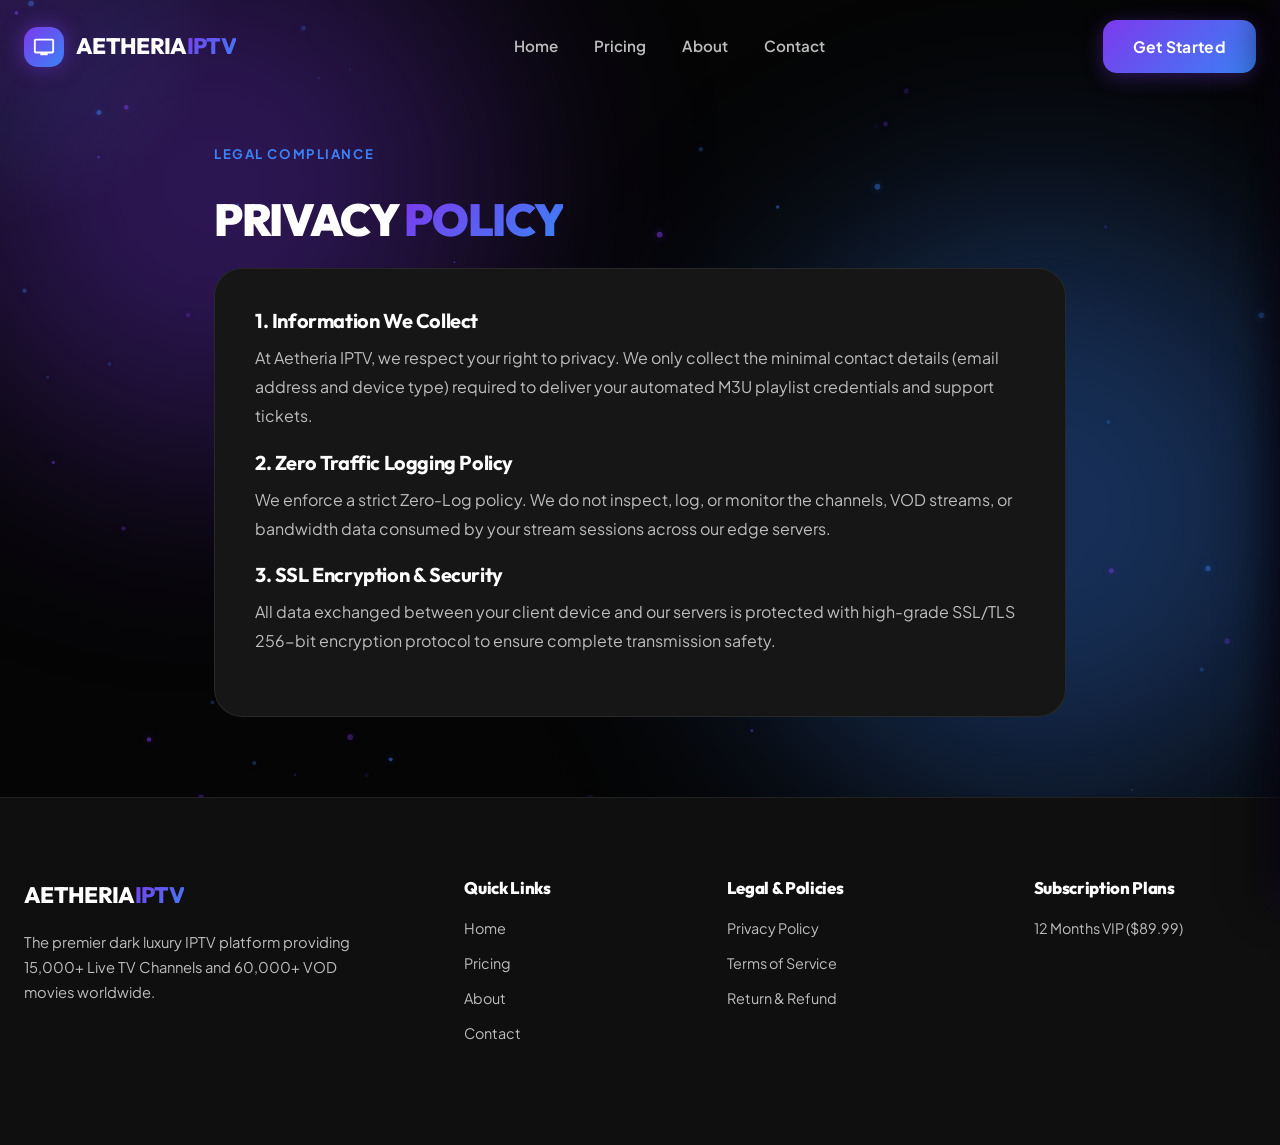
<file: privacy.html>
<!DOCTYPE html>
<html lang="en">
<head>
  <meta charset="UTF-8">
  <meta name="viewport" content="width=device-width, initial-scale=1.0">
  <meta name="referrer" content="no-referrer">
  <title>Privacy Policy | AETHERIA IPTV Data Security</title>
  <meta name="description" content="AETHERIA IPTV Privacy Policy & Data Protection Standards. We enforce zero logging, end-to-end encryption, and SSL security.">
  
  <!-- Favicon & Icons -->
  <link rel="icon" type="image/svg+xml" href="favicon/favicon.svg">
  <link rel="icon" type="image/svg+xml" href="assets/favicon/favicon.svg">
  
  <!-- Web Fonts -->
  <link rel="preconnect" href="https://fonts.googleapis.com">
  <link rel="preconnect" href="https://fonts.gstatic.com" crossorigin>
  <link rel="stylesheet" href="https://fonts.googleapis.com/css2?family=Inter:wght@300;400;500;600;700;800;900&family=Outfit:wght@400;600;700;800;900&display=swap">
  
  <!-- Primary & Fallback Stylesheets -->
  <link rel="stylesheet" href="assets/css/main.css">
  <link rel="stylesheet" href="css/main.css">
  <link rel="stylesheet" href="main.css">
  <link rel="stylesheet" href="style.css">

  <!-- Production Deployment Path Resolution Script -->
  <script>
    (function() {
      function loadFallbackStyles() {
        var hasCSS = false;
        var sheets = document.styleSheets;
        for (var i = 0; i < sheets.length; i++) {
          try {
            if (sheets[i].href && sheets[i].href.indexOf('main.css') !== -1) {
              hasCSS = true;
              break;
            }
          } catch(e) {}
        }
        if (!hasCSS) {
          ['assets/css/main.css', 'css/main.css', 'main.css', 'style.css'].forEach(function(path) {
            var link = document.createElement('link');
            link.rel = 'stylesheet';
            link.href = path;
            document.head.appendChild(link);
          });
        }
      }
      window.addEventListener('DOMContentLoaded', loadFallbackStyles);
    })();
  </script>
</head>
<body>

  <div class="ambient-blob ambient-blob-purple"></div>
  <div class="ambient-blob ambient-blob-blue"></div>
  <canvas id="ambient-canvas"></canvas>
  <div class="cursor-glow"></div>

  <!-- Shared Header -->
  <header class="header">
    <div class="container">
      <div class="nav-wrapper">
        <a href="index.html" class="logo">
          <div class="logo-mark">
            <svg viewBox="0 0 24 24"><path d="M21 3H3c-1.1 0-2 .9-2 2v12c0 1.1.9 2 2 2h5v2h8v-2h5c1.1 0 1.99-.9 1.99-2L23 5c0-1.1-.9-2-2-2zm0 14H3V5h18v12z"/></svg>
          </div>
          <span>AETHERIA<span class="gradient-text">IPTV</span></span>
        </a>
        <nav class="nav-links">
          <a href="index.html" class="nav-link">Home</a>
          <a href="pricing.html" class="nav-link">Pricing</a>
          <a href="about.html" class="nav-link">About</a>
          <a href="contact.html" class="nav-link">Contact</a>
        </nav>
        <div class="nav-actions">
          <a href="pricing.html" class="btn btn-primary btn-glow">Get Started</a>
          <button class="mobile-toggle" onclick="window.toggleMobileMenu && window.toggleMobileMenu(event)" aria-label="Toggle Mobile Menu">
            <svg width="28" height="28" viewBox="0 0 24 24" fill="currentColor" style="pointer-events: none;"><path d="M3 18h18v-2H3v2zm0-5h18v-2H3v2zm0-7v2h18V6H3z"/></svg>
          </button>
        </div>
      </div>
    </div>
  </header>

  <!-- Mobile Drawer -->
  <div class="mobile-overlay" onclick="window.closeMobileMenu && window.closeMobileMenu(event)"></div>
  <aside class="mobile-menu" aria-label="Mobile Navigation">
    <div>
      <div class="mobile-menu-header">
        <a href="index.html" class="logo">
          <div class="logo-mark">
            <svg viewBox="0 0 24 24"><path d="M21 3H3c-1.1 0-2 .9-2 2v12c0 1.1.9 2 2 2h5v2h8v-2h5c1.1 0 1.99-.9 1.99-2L23 5c0-1.1-.9-2-2-2zm0 14H3V5h18v12z"/></svg>
          </div>
          <span>AETHERIA<span class="gradient-text">IPTV</span></span>
        </a>
        <button class="mobile-close-btn" onclick="window.closeMobileMenu && window.closeMobileMenu(event)" aria-label="Close Mobile Menu">&times;</button>
      </div>
      <nav class="mobile-menu-links">
        <a href="index.html" class="nav-link">Home</a>
        <a href="pricing.html" class="nav-link">Pricing</a>
        <a href="about.html" class="nav-link">About</a>
        <a href="contact.html" class="nav-link">Contact</a>
      </nav>
    </div>
    <div style="padding-top: 20px; border-top: 1px solid rgba(255, 255, 255, 0.08);">
      <a href="pricing.html" class="btn btn-primary btn-glow" style="width: 100%;">Get Started</a>
    </div>
  </aside>

  <main style="padding-top: 140px; padding-bottom: 80px;">
    <div class="container" style="max-width: 900px;">
      <div class="section-tag">LEGAL COMPLIANCE</div>
      <h1 class="hero-title" style="font-size: 2.8rem; margin-bottom: 24px;">PRIVACY <span class="gradient-text">POLICY</span></h1>
      
      <div style="background: var(--card-bg); border: 1px solid var(--glass-border); border-radius: var(--radius-xl); padding: 40px; backdrop-filter: blur(16px); line-height: 1.8; color: var(--text-muted);">
        <h3 style="color: #FFF; font-size: 1.25rem; margin-bottom: 12px;">1. Information We Collect</h3>
        <p style="margin-bottom: 20px;">At Aetheria IPTV, we respect your right to privacy. We only collect the minimal contact details (email address and device type) required to deliver your automated M3U playlist credentials and support tickets.</p>

        <h3 style="color: #FFF; font-size: 1.25rem; margin-bottom: 12px;">2. Zero Traffic Logging Policy</h3>
        <p style="margin-bottom: 20px;">We enforce a strict Zero-Log policy. We do not inspect, log, or monitor the channels, VOD streams, or bandwidth data consumed by your stream sessions across our edge servers.</p>

        <h3 style="color: #FFF; font-size: 1.25rem; margin-bottom: 12px;">3. SSL Encryption & Security</h3>
        <p style="margin-bottom: 20px;">All data exchanged between your client device and our servers is protected with high-grade SSL/TLS 256-bit encryption protocol to ensure complete transmission safety.</p>
      </div>
    </div>
  </main>

  <footer class="footer">
    <div class="container">
      <div class="footer-grid">
        <div class="footer-brand">
          <a href="index.html" class="logo">
            <span>AETHERIA<span class="gradient-text">IPTV</span></span>
          </a>
          <p>The premier dark luxury IPTV platform providing 15,000+ Live TV Channels and 60,000+ VOD movies worldwide.</p>
        </div>
        <div>
          <h4 class="footer-title">Quick Links</h4>
          <div class="footer-links">
            <a href="index.html" class="footer-link">Home</a>
            <a href="pricing.html" class="footer-link">Pricing</a>
            <a href="about.html" class="footer-link">About</a>
            <a href="contact.html" class="footer-link">Contact</a>
          </div>
        </div>
        <div>
          <h4 class="footer-title">Legal & Policies</h4>
          <div class="footer-links">
            <a href="privacy.html" class="footer-link">Privacy Policy</a>
            <a href="terms.html" class="footer-link">Terms of Service</a>
            <a href="refund.html" class="footer-link">Return & Refund</a>
          </div>
        </div>
        <div>
          <h4 class="footer-title">Subscription Plans</h4>
          <div class="footer-links">
            <a href="contact.html?plan=12-Months" class="footer-link">12 Months VIP ($89.99)</a>
          </div>
        </div>
      </div>
    </div>
  </footer>

  <script src="config.js"></script>
  <script src="assets/js/artwork-data.js"></script>
  <script src="assets/js/main.js"></script>
  <script src="assets/js/tmdb-engine.js"></script>
</body>
</html>
</file>
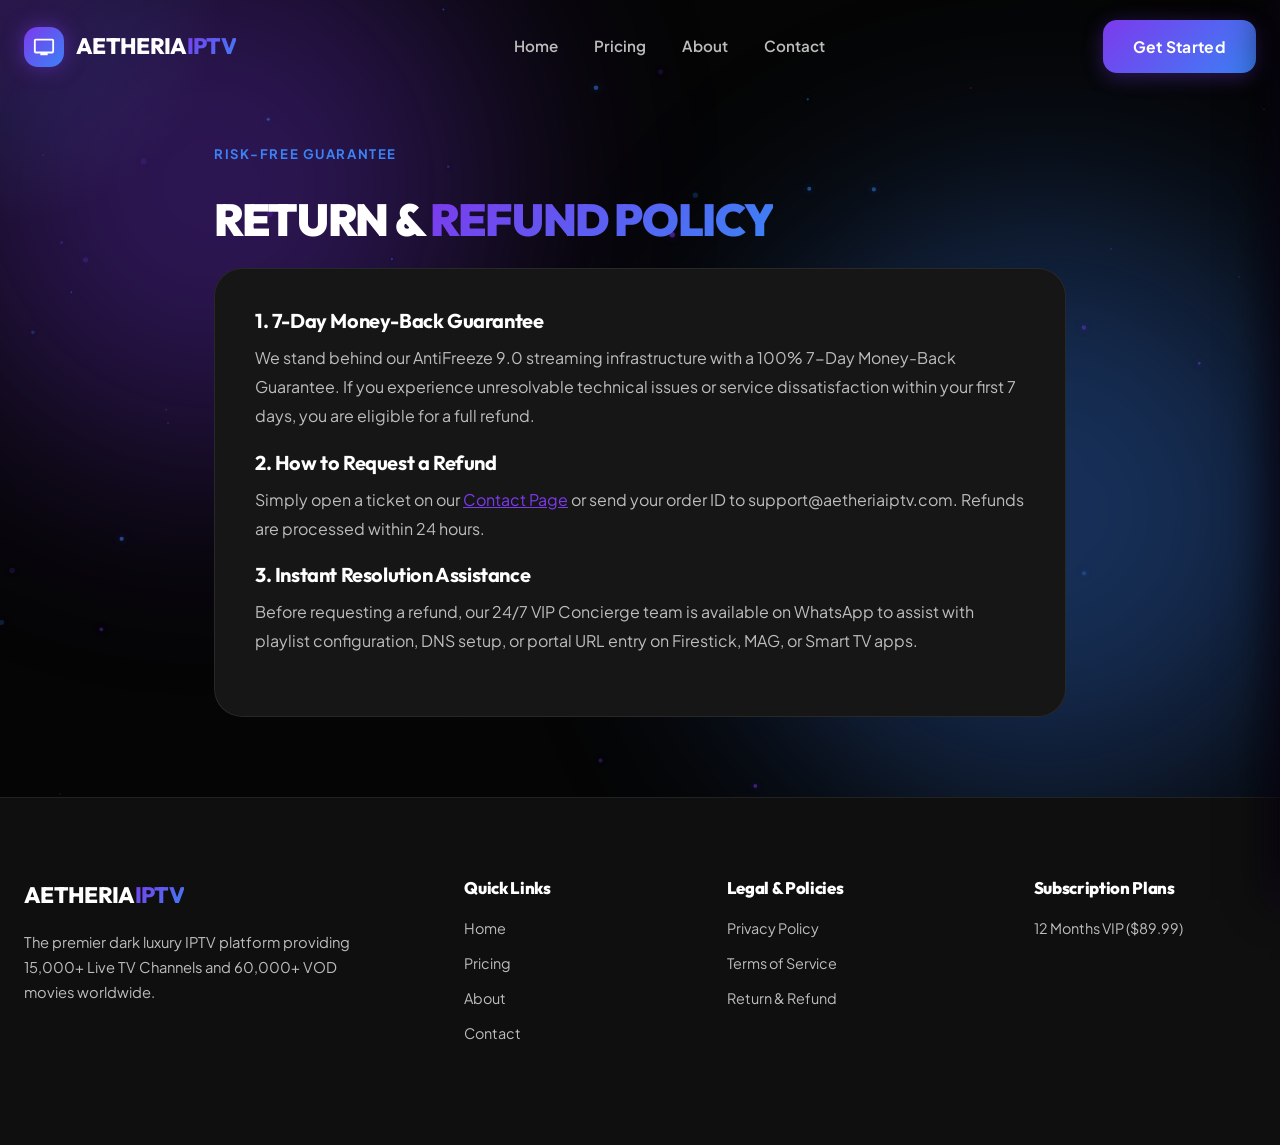
<file: refund.html>
<!DOCTYPE html>
<html lang="en">
<head>
  <meta charset="UTF-8">
  <meta name="viewport" content="width=device-width, initial-scale=1.0">
  <meta name="referrer" content="no-referrer">
  <title>Return & Refund Policy | AETHERIA IPTV 7-Day Guarantee</title>
  <meta name="description" content="AETHERIA IPTV Return & Refund Policy. 7-Day Money-Back Guarantee with zero risk and hassle-free processing.">
  
  <!-- Favicon & Icons -->
  <link rel="icon" type="image/svg+xml" href="favicon/favicon.svg">
  <link rel="icon" type="image/svg+xml" href="assets/favicon/favicon.svg">
  
  <!-- Web Fonts -->
  <link rel="preconnect" href="https://fonts.googleapis.com">
  <link rel="preconnect" href="https://fonts.gstatic.com" crossorigin>
  <link rel="stylesheet" href="https://fonts.googleapis.com/css2?family=Inter:wght@300;400;500;600;700;800;900&family=Outfit:wght@400;600;700;800;900&display=swap">
  
  <!-- Primary & Fallback Stylesheets -->
  <link rel="stylesheet" href="assets/css/main.css">
  <link rel="stylesheet" href="css/main.css">
  <link rel="stylesheet" href="main.css">
  <link rel="stylesheet" href="style.css">

  <!-- Production Deployment Path Resolution Script -->
  <script>
    (function() {
      function loadFallbackStyles() {
        var hasCSS = false;
        var sheets = document.styleSheets;
        for (var i = 0; i < sheets.length; i++) {
          try {
            if (sheets[i].href && sheets[i].href.indexOf('main.css') !== -1) {
              hasCSS = true;
              break;
            }
          } catch(e) {}
        }
        if (!hasCSS) {
          ['assets/css/main.css', 'css/main.css', 'main.css', 'style.css'].forEach(function(path) {
            var link = document.createElement('link');
            link.rel = 'stylesheet';
            link.href = path;
            document.head.appendChild(link);
          });
        }
      }
      window.addEventListener('DOMContentLoaded', loadFallbackStyles);
    })();
  </script>
</head>
<body>

  <div class="ambient-blob ambient-blob-purple"></div>
  <div class="ambient-blob ambient-blob-blue"></div>
  <canvas id="ambient-canvas"></canvas>
  <div class="cursor-glow"></div>

  <!-- Shared Header -->
  <header class="header">
    <div class="container">
      <div class="nav-wrapper">
        <a href="index.html" class="logo">
          <div class="logo-mark">
            <svg viewBox="0 0 24 24"><path d="M21 3H3c-1.1 0-2 .9-2 2v12c0 1.1.9 2 2 2h5v2h8v-2h5c1.1 0 1.99-.9 1.99-2L23 5c0-1.1-.9-2-2-2zm0 14H3V5h18v12z"/></svg>
          </div>
          <span>AETHERIA<span class="gradient-text">IPTV</span></span>
        </a>
        <nav class="nav-links">
          <a href="index.html" class="nav-link">Home</a>
          <a href="pricing.html" class="nav-link">Pricing</a>
          <a href="about.html" class="nav-link">About</a>
          <a href="contact.html" class="nav-link">Contact</a>
        </nav>
        <div class="nav-actions">
          <a href="pricing.html" class="btn btn-primary btn-glow">Get Started</a>
          <button class="mobile-toggle" onclick="window.toggleMobileMenu && window.toggleMobileMenu(event)" aria-label="Toggle Mobile Menu">
            <svg width="28" height="28" viewBox="0 0 24 24" fill="currentColor" style="pointer-events: none;"><path d="M3 18h18v-2H3v2zm0-5h18v-2H3v2zm0-7v2h18V6H3z"/></svg>
          </button>
        </div>
      </div>
    </div>
  </header>

  <!-- Mobile Drawer -->
  <div class="mobile-overlay" onclick="window.closeMobileMenu && window.closeMobileMenu(event)"></div>
  <aside class="mobile-menu" aria-label="Mobile Navigation">
    <div>
      <div class="mobile-menu-header">
        <a href="index.html" class="logo">
          <div class="logo-mark">
            <svg viewBox="0 0 24 24"><path d="M21 3H3c-1.1 0-2 .9-2 2v12c0 1.1.9 2 2 2h5v2h8v-2h5c1.1 0 1.99-.9 1.99-2L23 5c0-1.1-.9-2-2-2zm0 14H3V5h18v12z"/></svg>
          </div>
          <span>AETHERIA<span class="gradient-text">IPTV</span></span>
        </a>
        <button class="mobile-close-btn" onclick="window.closeMobileMenu && window.closeMobileMenu(event)" aria-label="Close Mobile Menu">&times;</button>
      </div>
      <nav class="mobile-menu-links">
        <a href="index.html" class="nav-link">Home</a>
        <a href="pricing.html" class="nav-link">Pricing</a>
        <a href="about.html" class="nav-link">About</a>
        <a href="contact.html" class="nav-link">Contact</a>
      </nav>
    </div>
    <div style="padding-top: 20px; border-top: 1px solid rgba(255, 255, 255, 0.08);">
      <a href="pricing.html" class="btn btn-primary btn-glow" style="width: 100%;">Get Started</a>
    </div>
  </aside>

  <main style="padding-top: 140px; padding-bottom: 80px;">
    <div class="container" style="max-width: 900px;">
      <div class="section-tag">RISK-FREE GUARANTEE</div>
      <h1 class="hero-title" style="font-size: 2.8rem; margin-bottom: 24px;">RETURN & <span class="gradient-text">REFUND POLICY</span></h1>
      
      <div style="background: var(--card-bg); border: 1px solid var(--glass-border); border-radius: var(--radius-xl); padding: 40px; backdrop-filter: blur(16px); line-height: 1.8; color: var(--text-muted);">
        <h3 style="color: #FFF; font-size: 1.25rem; margin-bottom: 12px;">1. 7-Day Money-Back Guarantee</h3>
        <p style="margin-bottom: 20px;">We stand behind our AntiFreeze 9.0 streaming infrastructure with a 100% 7-Day Money-Back Guarantee. If you experience unresolvable technical issues or service dissatisfaction within your first 7 days, you are eligible for a full refund.</p>

        <h3 style="color: #FFF; font-size: 1.25rem; margin-bottom: 12px;">2. How to Request a Refund</h3>
        <p style="margin-bottom: 20px;">Simply open a ticket on our <a href="contact.html" style="color: var(--accent-purple); text-decoration: underline;">Contact Page</a> or send your order ID to support@aetheriaiptv.com. Refunds are processed within 24 hours.</p>

        <h3 style="color: #FFF; font-size: 1.25rem; margin-bottom: 12px;">3. Instant Resolution Assistance</h3>
        <p style="margin-bottom: 20px;">Before requesting a refund, our 24/7 VIP Concierge team is available on WhatsApp to assist with playlist configuration, DNS setup, or portal URL entry on Firestick, MAG, or Smart TV apps.</p>
      </div>
    </div>
  </main>

  <footer class="footer">
    <div class="container">
      <div class="footer-grid">
        <div class="footer-brand">
          <a href="index.html" class="logo">
            <span>AETHERIA<span class="gradient-text">IPTV</span></span>
          </a>
          <p>The premier dark luxury IPTV platform providing 15,000+ Live TV Channels and 60,000+ VOD movies worldwide.</p>
        </div>
        <div>
          <h4 class="footer-title">Quick Links</h4>
          <div class="footer-links">
            <a href="index.html" class="footer-link">Home</a>
            <a href="pricing.html" class="footer-link">Pricing</a>
            <a href="about.html" class="footer-link">About</a>
            <a href="contact.html" class="footer-link">Contact</a>
          </div>
        </div>
        <div>
          <h4 class="footer-title">Legal & Policies</h4>
          <div class="footer-links">
            <a href="privacy.html" class="footer-link">Privacy Policy</a>
            <a href="terms.html" class="footer-link">Terms of Service</a>
            <a href="refund.html" class="footer-link">Return & Refund</a>
          </div>
        </div>
        <div>
          <h4 class="footer-title">Subscription Plans</h4>
          <div class="footer-links">
            <a href="contact.html?plan=12-Months" class="footer-link">12 Months VIP ($89.99)</a>
          </div>
        </div>
      </div>
    </div>
  </footer>

  <script src="config.js"></script>
  <script src="assets/js/artwork-data.js"></script>
  <script src="assets/js/main.js"></script>
  <script src="assets/js/tmdb-engine.js"></script>
</body>
</html>
</file>
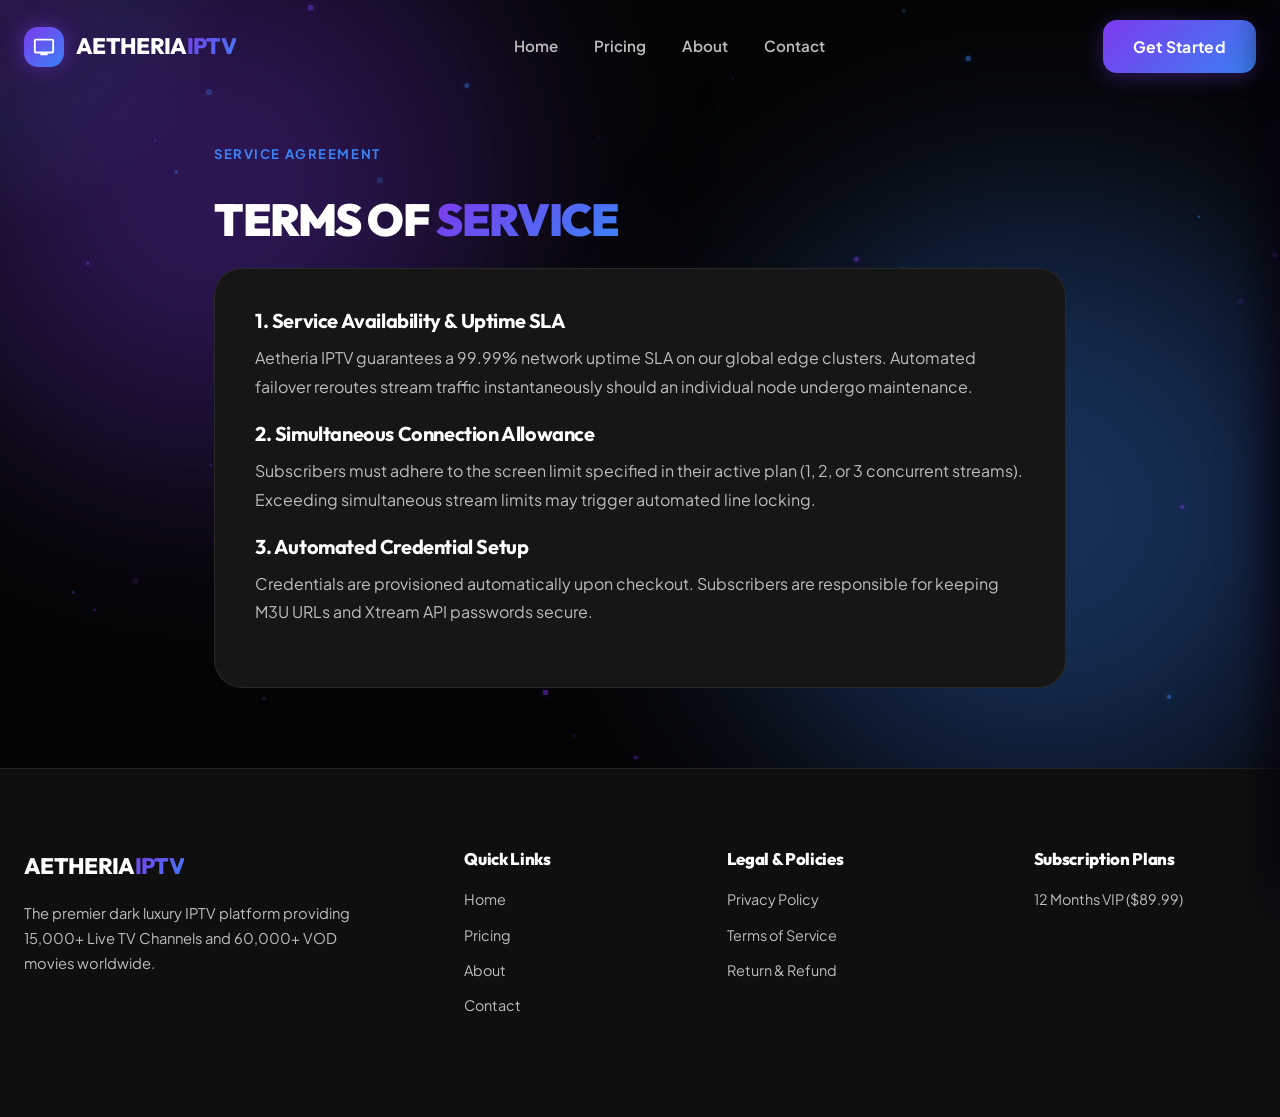
<file: terms.html>
<!DOCTYPE html>
<html lang="en">
<head>
  <meta charset="UTF-8">
  <meta name="viewport" content="width=device-width, initial-scale=1.0">
  <meta name="referrer" content="no-referrer">
  <title>Terms of Service | AETHERIA IPTV SLA & Usage</title>
  <meta name="description" content="AETHERIA IPTV Terms of Service, 99.99% server uptime SLA guarantee, and fair usage guidelines.">
  
  <!-- Favicon & Icons -->
  <link rel="icon" type="image/svg+xml" href="favicon/favicon.svg">
  <link rel="icon" type="image/svg+xml" href="assets/favicon/favicon.svg">
  
  <!-- Web Fonts -->
  <link rel="preconnect" href="https://fonts.googleapis.com">
  <link rel="preconnect" href="https://fonts.gstatic.com" crossorigin>
  <link rel="stylesheet" href="https://fonts.googleapis.com/css2?family=Inter:wght@300;400;500;600;700;800;900&family=Outfit:wght@400;600;700;800;900&display=swap">
  
  <!-- Primary & Fallback Stylesheets -->
  <link rel="stylesheet" href="assets/css/main.css">
  <link rel="stylesheet" href="css/main.css">
  <link rel="stylesheet" href="main.css">
  <link rel="stylesheet" href="style.css">

  <!-- Production Deployment Path Resolution Script -->
  <script>
    (function() {
      function loadFallbackStyles() {
        var hasCSS = false;
        var sheets = document.styleSheets;
        for (var i = 0; i < sheets.length; i++) {
          try {
            if (sheets[i].href && sheets[i].href.indexOf('main.css') !== -1) {
              hasCSS = true;
              break;
            }
          } catch(e) {}
        }
        if (!hasCSS) {
          ['assets/css/main.css', 'css/main.css', 'main.css', 'style.css'].forEach(function(path) {
            var link = document.createElement('link');
            link.rel = 'stylesheet';
            link.href = path;
            document.head.appendChild(link);
          });
        }
      }
      window.addEventListener('DOMContentLoaded', loadFallbackStyles);
    })();
  </script>
</head>
<body>

  <div class="ambient-blob ambient-blob-purple"></div>
  <div class="ambient-blob ambient-blob-blue"></div>
  <canvas id="ambient-canvas"></canvas>
  <div class="cursor-glow"></div>

  <!-- Shared Header -->
  <header class="header">
    <div class="container">
      <div class="nav-wrapper">
        <a href="index.html" class="logo">
          <div class="logo-mark">
            <svg viewBox="0 0 24 24"><path d="M21 3H3c-1.1 0-2 .9-2 2v12c0 1.1.9 2 2 2h5v2h8v-2h5c1.1 0 1.99-.9 1.99-2L23 5c0-1.1-.9-2-2-2zm0 14H3V5h18v12z"/></svg>
          </div>
          <span>AETHERIA<span class="gradient-text">IPTV</span></span>
        </a>
        <nav class="nav-links">
          <a href="index.html" class="nav-link">Home</a>
          <a href="pricing.html" class="nav-link">Pricing</a>
          <a href="about.html" class="nav-link">About</a>
          <a href="contact.html" class="nav-link">Contact</a>
        </nav>
        <div class="nav-actions">
          <a href="pricing.html" class="btn btn-primary btn-glow">Get Started</a>
          <button class="mobile-toggle" onclick="window.toggleMobileMenu && window.toggleMobileMenu(event)" aria-label="Toggle Mobile Menu">
            <svg width="28" height="28" viewBox="0 0 24 24" fill="currentColor" style="pointer-events: none;"><path d="M3 18h18v-2H3v2zm0-5h18v-2H3v2zm0-7v2h18V6H3z"/></svg>
          </button>
        </div>
      </div>
    </div>
  </header>

  <!-- Mobile Drawer -->
  <div class="mobile-overlay" onclick="window.closeMobileMenu && window.closeMobileMenu(event)"></div>
  <aside class="mobile-menu" aria-label="Mobile Navigation">
    <div>
      <div class="mobile-menu-header">
        <a href="index.html" class="logo">
          <div class="logo-mark">
            <svg viewBox="0 0 24 24"><path d="M21 3H3c-1.1 0-2 .9-2 2v12c0 1.1.9 2 2 2h5v2h8v-2h5c1.1 0 1.99-.9 1.99-2L23 5c0-1.1-.9-2-2-2zm0 14H3V5h18v12z"/></svg>
          </div>
          <span>AETHERIA<span class="gradient-text">IPTV</span></span>
        </a>
        <button class="mobile-close-btn" onclick="window.closeMobileMenu && window.closeMobileMenu(event)" aria-label="Close Mobile Menu">&times;</button>
      </div>
      <nav class="mobile-menu-links">
        <a href="index.html" class="nav-link">Home</a>
        <a href="pricing.html" class="nav-link">Pricing</a>
        <a href="about.html" class="nav-link">About</a>
        <a href="contact.html" class="nav-link">Contact</a>
      </nav>
    </div>
    <div style="padding-top: 20px; border-top: 1px solid rgba(255, 255, 255, 0.08);">
      <a href="pricing.html" class="btn btn-primary btn-glow" style="width: 100%;">Get Started</a>
    </div>
  </aside>

  <main style="padding-top: 140px; padding-bottom: 80px;">
    <div class="container" style="max-width: 900px;">
      <div class="section-tag">SERVICE AGREEMENT</div>
      <h1 class="hero-title" style="font-size: 2.8rem; margin-bottom: 24px;">TERMS OF <span class="gradient-text">SERVICE</span></h1>
      
      <div style="background: var(--card-bg); border: 1px solid var(--glass-border); border-radius: var(--radius-xl); padding: 40px; backdrop-filter: blur(16px); line-height: 1.8; color: var(--text-muted);">
        <h3 style="color: #FFF; font-size: 1.25rem; margin-bottom: 12px;">1. Service Availability & Uptime SLA</h3>
        <p style="margin-bottom: 20px;">Aetheria IPTV guarantees a 99.99% network uptime SLA on our global edge clusters. Automated failover reroutes stream traffic instantaneously should an individual node undergo maintenance.</p>

        <h3 style="color: #FFF; font-size: 1.25rem; margin-bottom: 12px;">2. Simultaneous Connection Allowance</h3>
        <p style="margin-bottom: 20px;">Subscribers must adhere to the screen limit specified in their active plan (1, 2, or 3 concurrent streams). Exceeding simultaneous stream limits may trigger automated line locking.</p>

        <h3 style="color: #FFF; font-size: 1.25rem; margin-bottom: 12px;">3. Automated Credential Setup</h3>
        <p style="margin-bottom: 20px;">Credentials are provisioned automatically upon checkout. Subscribers are responsible for keeping M3U URLs and Xtream API passwords secure.</p>
      </div>
    </div>
  </main>

  <footer class="footer">
    <div class="container">
      <div class="footer-grid">
        <div class="footer-brand">
          <a href="index.html" class="logo">
            <span>AETHERIA<span class="gradient-text">IPTV</span></span>
          </a>
          <p>The premier dark luxury IPTV platform providing 15,000+ Live TV Channels and 60,000+ VOD movies worldwide.</p>
        </div>
        <div>
          <h4 class="footer-title">Quick Links</h4>
          <div class="footer-links">
            <a href="index.html" class="footer-link">Home</a>
            <a href="pricing.html" class="footer-link">Pricing</a>
            <a href="about.html" class="footer-link">About</a>
            <a href="contact.html" class="footer-link">Contact</a>
          </div>
        </div>
        <div>
          <h4 class="footer-title">Legal & Policies</h4>
          <div class="footer-links">
            <a href="privacy.html" class="footer-link">Privacy Policy</a>
            <a href="terms.html" class="footer-link">Terms of Service</a>
            <a href="refund.html" class="footer-link">Return & Refund</a>
          </div>
        </div>
        <div>
          <h4 class="footer-title">Subscription Plans</h4>
          <div class="footer-links">
            <a href="contact.html?plan=12-Months" class="footer-link">12 Months VIP ($89.99)</a>
          </div>
        </div>
      </div>
    </div>
  </footer>

  <script src="config.js"></script>
  <script src="assets/js/artwork-data.js"></script>
  <script src="assets/js/main.js"></script>
  <script src="assets/js/tmdb-engine.js"></script>
</body>
</html>
</file>
<file: assets/css/main.css>
/* ==========================================================================
   AETHERIA IPTV PRIME - ULTRA LUXURY IPTV SUBSCRIPTION PLATFORM
   Cinematic Dark Theme Design System & Comprehensive Stylesheet
   ========================================================================== */

@import url('https://fonts.googleapis.com/css2?family=Plus+Jakarta+Sans:wght@300;400;500;600;700;800&family=Outfit:wght@300;400;500;600;700;800;900&display=swap');

/* --- Root Variables & Tokens --- */
:root {
  /* Exact User Requested Color Palette */
  --bg-primary: #050505;
  --bg-secondary: #0F0F10;
  --card-bg: #161616;
  --card-hover: #1E1E20;
  --accent-purple: #7C3AED;
  --accent-blue: #3B82F6;
  --text-white: #FFFFFF;
  --text-muted: #BDBDBD;
  
  /* Legacy & Gradient Compatibility Tokens */
  --bg-dark: #050505;
  --glass-bg: rgba(22, 22, 22, 0.75);
  --glass-border: rgba(255, 255, 255, 0.08);
  --glass-border-hover: rgba(124, 58, 237, 0.5);
  
  --accent-glow: rgba(124, 58, 237, 0.4);
  --accent-blue-glow: rgba(59, 130, 246, 0.4);
  --accent-gradient: linear-gradient(135deg, #7C3AED 0%, #3B82F6 100%);
  --accent-gradient-hover: linear-gradient(135deg, #6D28D9 0%, #2563EB 100%);
  --accent-gradient-alt: linear-gradient(135deg, #3B82F6 0%, #7C3AED 100%);
  
  --live-red: #EF4444;
  --green-success: #10B981;
  
  --radius-sm: 8px;
  --radius-md: 14px;
  --radius-lg: 20px;
  --radius-xl: 28px;
  --radius-full: 9999px;
  
  --shadow-sm: 0 4px 12px rgba(0, 0, 0, 0.6);
  --shadow-md: 0 8px 30px rgba(0, 0, 0, 0.8);
  --shadow-glow: 0 0 35px rgba(124, 58, 237, 0.35);
  --shadow-glow-blue: 0 0 35px rgba(59, 130, 246, 0.35);
  
  --font-heading: 'Outfit', -apple-system, BlinkMacSystemFont, sans-serif;
  --font-body: 'Plus Jakarta Sans', -apple-system, BlinkMacSystemFont, sans-serif;
  
  --transition-fast: all 0.2s cubic-bezier(0.4, 0, 0.2, 1);
  --transition-normal: all 0.35s cubic-bezier(0.16, 1, 0.3, 1);
  --transition-slow: all 0.6s cubic-bezier(0.16, 1, 0.3, 1);
}

/* --- Reset & Base Settings --- */
*, *::before, *::after {
  box-sizing: border-box;
  margin: 0;
  padding: 0;
}

html {
  scroll-behavior: smooth;
  font-size: 16px;
  background-color: var(--bg-primary);
  color: var(--text-white);
  font-family: var(--font-body);
  overflow-x: hidden;
  -webkit-font-smoothing: antialiased;
}

body {
  min-height: 100vh;
  position: relative;
  background-color: var(--bg-primary);
  color: var(--text-white);
  line-height: 1.6;
  overflow-x: hidden;
}

/* Custom Scrollbar */
::-webkit-scrollbar {
  width: 8px;
}
::-webkit-scrollbar-track {
  background: var(--bg-primary);
}
::-webkit-scrollbar-thumb {
  background: #26262a;
  border-radius: 4px;
}
::-webkit-scrollbar-thumb:hover {
  background: var(--accent-purple);
}

/* Ambient Canvas & Floating Gradients */
#ambient-canvas {
  position: fixed;
  top: 0;
  left: 0;
  width: 100vw;
  height: 100vh;
  pointer-events: none;
  z-index: 0;
  opacity: 0.8;
}

.ambient-blob {
  position: fixed;
  border-radius: 50%;
  filter: blur(120px);
  pointer-events: none;
  z-index: 0;
  opacity: 0.35;
  animation: floatBlob 18s ease-in-out infinite alternate;
}

.ambient-blob-purple {
  top: -10%;
  left: -5%;
  width: 550px;
  height: 550px;
  background: var(--accent-purple);
}

.ambient-blob-blue {
  bottom: 10%;
  right: -5%;
  width: 600px;
  height: 600px;
  background: var(--accent-blue);
  animation-delay: -7s;
}

@keyframes floatBlob {
  0% { transform: translate(0, 0) scale(1); }
  50% { transform: translate(60px, 40px) scale(1.1); }
  100% { transform: translate(-30px, 80px) scale(0.95); }
}

/* Cursor Radial Light */
.cursor-glow {
  position: fixed;
  width: 450px;
  height: 450px;
  border-radius: 50%;
  background: radial-gradient(circle, rgba(124, 58, 237, 0.18) 0%, rgba(59, 130, 246, 0.08) 40%, transparent 70%);
  pointer-events: none;
  transform: translate(-50%, -50%);
  z-index: 1;
  transition: transform 0.06s ease-out;
  mix-blend-mode: screen;
}

/* Global Page Transition Curtain */
.page-transition-curtain {
  position: fixed;
  inset: 0;
  background: radial-gradient(circle at center, #0F0F10 0%, #050505 100%);
  z-index: 99999;
  pointer-events: none;
  opacity: 0;
  transition: opacity 0.4s cubic-bezier(0.16, 1, 0.3, 1);
  display: flex;
  align-items: center;
  justify-content: center;
}

.page-transition-curtain.active {
  opacity: 1;
  pointer-events: all;
}

.curtain-loader {
  width: 48px;
  height: 48px;
  border: 3px solid rgba(124, 58, 237, 0.2);
  border-top-color: var(--accent-purple);
  border-right-color: var(--accent-blue);
  border-radius: 50%;
  animation: spin 0.8s linear infinite;
}

@keyframes spin {
  to { transform: rotate(360deg); }
}

/* Base Typography & Elements */
a {
  color: inherit;
  text-decoration: none;
  transition: var(--transition-fast);
}

button, input, select, textarea {
  font-family: inherit;
  font-size: inherit;
  outline: none;
  border: none;
}

ul, ol { list-style: none; }
img, video { max-width: 100%; display: block; object-fit: cover; }

h1, h2, h3, h4, h5, h6 {
  font-family: var(--font-heading);
  font-weight: 700;
  line-height: 1.15;
  letter-spacing: -0.02em;
}

/* Containers & Section Layouts */
.container {
  width: 100%;
  max-width: 1320px;
  margin: 0 auto;
  padding: 0 24px;
  position: relative;
  z-index: 2;
}

.section {
  padding: 110px 0;
  position: relative;
  z-index: 2;
}

.text-center { text-align: center; }

.gradient-text {
  background: var(--accent-gradient);
  -webkit-background-clip: text;
  -webkit-text-fill-color: transparent;
  display: inline-block;
}

.gradient-text-alt {
  background: var(--accent-gradient-alt);
  -webkit-background-clip: text;
  -webkit-text-fill-color: transparent;
  display: inline-block;
}

.section-tag {
  display: inline-flex;
  align-items: center;
  gap: 8px;
  font-size: 0.82rem;
  font-weight: 700;
  text-transform: uppercase;
  letter-spacing: 0.12em;
  color: var(--accent-blue);
  margin-bottom: 12px;
}

.section-title {
  font-size: clamp(2rem, 3.5vw, 3.2rem);
  font-weight: 800;
  color: var(--text-white);
  margin-bottom: 16px;
}

.section-subtitle {
  font-size: clamp(1rem, 1.2vw, 1.15rem);
  color: var(--text-muted);
  max-width: 680px;
  margin: 0 auto;
  line-height: 1.7;
}

.badge-pill {
  display: inline-flex;
  align-items: center;
  gap: 8px;
  padding: 6px 16px;
  border-radius: var(--radius-full);
  background: rgba(124, 58, 237, 0.12);
  border: 1px solid rgba(124, 58, 237, 0.3);
  font-size: 0.82rem;
  font-weight: 700;
  color: #A855F7;
  letter-spacing: 0.05em;
  text-transform: uppercase;
  backdrop-filter: blur(10px);
}

.badge-pill-blue {
  background: rgba(59, 130, 246, 0.12);
  border-color: rgba(59, 130, 246, 0.3);
  color: #60A5FA;
}

.live-dot {
  width: 8px;
  height: 8px;
  border-radius: 50%;
  background-color: var(--live-red);
  box-shadow: 0 0 10px var(--live-red);
  animation: pulseDot 1.5s infinite;
}

@keyframes pulseDot {
  0%, 100% { transform: scale(1); opacity: 1; }
  50% { transform: scale(1.3); opacity: 0.6; }
}

/* Glassmorphism Cards & Panels */
.glass-panel, .glass-card {
  background: var(--card-bg);
  border: 1px solid var(--glass-border);
  border-radius: var(--radius-lg);
  backdrop-filter: blur(16px);
  -webkit-backdrop-filter: blur(16px);
  position: relative;
  overflow: hidden;
  transition: var(--transition-normal);
}

.glass-card::before {
  content: '';
  position: absolute;
  top: 0;
  left: -100%;
  width: 100%;
  height: 100%;
  background: linear-gradient(90deg, transparent, rgba(255, 255, 255, 0.04), transparent);
  transition: left 0.75s ease;
  pointer-events: none;
}

.glass-card:hover::before {
  left: 100%;
}

.glass-card:hover {
  border-color: var(--glass-border-hover);
  transform: translateY(-4px);
  box-shadow: var(--shadow-glow);
}

/* Buttons */
.btn {
  display: inline-flex;
  align-items: center;
  justify-content: center;
  gap: 10px;
  padding: 14px 30px;
  border-radius: var(--radius-md);
  font-weight: 700;
  font-size: 0.98rem;
  letter-spacing: 0.02em;
  cursor: pointer;
  transition: var(--transition-normal);
  position: relative;
  overflow: hidden;
  user-select: none;
}

.btn-primary {
  background: var(--accent-gradient);
  color: var(--text-white);
  box-shadow: 0 4px 20px rgba(124, 58, 237, 0.35);
}

.btn-primary:hover {
  background: var(--accent-gradient-hover);
  transform: translateY(-2px);
  box-shadow: 0 8px 30px rgba(124, 58, 237, 0.6);
}

.btn-secondary {
  background: rgba(255, 255, 255, 0.05);
  color: var(--text-white);
  border: 1px solid var(--glass-border);
  backdrop-filter: blur(10px);
}

.btn-secondary:hover {
  background: rgba(255, 255, 255, 0.1);
  border-color: rgba(255, 255, 255, 0.2);
  transform: translateY(-2px);
}

.btn-glow::after {
  content: '';
  position: absolute;
  inset: 0;
  border-radius: inherit;
  background: radial-gradient(circle at center, rgba(255,255,255,0.3) 0%, transparent 70%);
  opacity: 0;
  transition: opacity 0.3s;
}

.btn-glow:hover::after {
  opacity: 1;
}

/* Header & Sticky Navigation */
.header {
  position: fixed;
  top: 0;
  left: 0;
  width: 100%;
  z-index: 10000;
  padding: 20px 0;
  transition: var(--transition-normal);
}

.header.scrolled {
  padding: 12px 0;
  background: rgba(5, 5, 5, 0.85);
  backdrop-filter: blur(20px);
  -webkit-backdrop-filter: blur(20px);
  border-bottom: 1px solid var(--glass-border);
  box-shadow: 0 10px 30px rgba(0, 0, 0, 0.8);
}

.nav-wrapper {
  display: flex;
  align-items: center;
  justify-content: space-between;
}

.logo {
  display: flex;
  align-items: center;
  gap: 12px;
  font-family: var(--font-heading);
  font-size: 1.4rem;
  font-weight: 800;
  letter-spacing: -0.03em;
  color: var(--text-white);
}

.logo-mark {
  width: 40px;
  height: 40px;
  border-radius: var(--radius-md);
  background: var(--accent-gradient);
  display: flex;
  align-items: center;
  justify-content: center;
  box-shadow: 0 0 20px rgba(124, 58, 237, 0.5);
}

.logo-mark svg {
  width: 22px;
  height: 22px;
  fill: #FFFFFF;
}

.nav-links {
  display: flex;
  align-items: center;
  gap: 36px;
}

.nav-link {
  font-size: 0.95rem;
  font-weight: 600;
  color: var(--text-muted);
  position: relative;
  padding: 6px 0;
}

.nav-link:hover, .nav-link.active {
  color: var(--text-white);
}

.nav-link::after {
  content: '';
  position: absolute;
  bottom: 0;
  left: 0;
  width: 0%;
  height: 2px;
  background: var(--accent-gradient);
  border-radius: 2px;
  transition: var(--transition-normal);
}

.nav-link:hover::after, .nav-link.active::after {
  width: 100%;
}

.nav-actions {
  display: flex;
  align-items: center;
  gap: 16px;
}

.mobile-toggle {
  display: none;
  background: rgba(255, 255, 255, 0.08);
  border: 1px solid var(--glass-border);
  border-radius: var(--radius-md);
  padding: 10px 14px;
  color: var(--text-white);
  cursor: pointer;
  transition: var(--transition-normal);
  z-index: 10003;
  touch-action: manipulation;
  user-select: none;
}

.mobile-toggle:hover, .mobile-toggle:active {
  background: rgba(124, 58, 237, 0.3);
  border-color: rgba(124, 58, 237, 0.6);
}

/* Mobile Overlay & Drawer */
.mobile-overlay {
  position: fixed;
  top: 0;
  left: 0;
  right: 0;
  bottom: 0;
  width: 100vw;
  height: 100vh;
  background: rgba(5, 5, 5, 0.85);
  backdrop-filter: blur(16px);
  -webkit-backdrop-filter: blur(16px);
  z-index: 10001;
  opacity: 0;
  pointer-events: none;
  transition: opacity 0.35s ease;
}

.mobile-overlay.active {
  opacity: 1;
  pointer-events: auto;
}

.mobile-menu {
  position: fixed;
  top: 0;
  right: 0;
  width: 320px;
  max-width: 85vw;
  height: 100vh;
  height: 100dvh;
  background: #0B0B12;
  border-left: 1px solid rgba(255, 255, 255, 0.1);
  box-shadow: -10px 0 40px rgba(0, 0, 0, 0.9), 0 0 30px rgba(124, 58, 237, 0.2);
  z-index: 10002;
  padding: 28px 24px;
  display: flex;
  flex-direction: column;
  justify-content: space-between;
  transform: translateX(100%);
  transition: transform 0.35s cubic-bezier(0.16, 1, 0.3, 1);
  overflow-y: auto;
}

.mobile-menu.open {
  transform: translateX(0) !important;
}

.mobile-menu-header {
  display: flex;
  align-items: center;
  justify-content: space-between;
  padding-bottom: 20px;
  border-bottom: 1px solid rgba(255, 255, 255, 0.08);
}

.mobile-close-btn {
  background: rgba(255, 255, 255, 0.06);
  border: 1px solid var(--glass-border);
  color: var(--text-white);
  width: 38px;
  height: 38px;
  border-radius: 50%;
  display: flex;
  align-items: center;
  justify-content: center;
  cursor: pointer;
  font-size: 1.4rem;
  transition: var(--transition-normal);
  line-height: 1;
}

.mobile-close-btn:hover {
  background: rgba(239, 68, 68, 0.2);
  border-color: rgba(239, 68, 68, 0.5);
  color: #EF4444;
}

.mobile-menu-links {
  display: flex;
  flex-direction: column;
  gap: 12px;
  margin: 24px 0;
}

.mobile-menu-links .nav-link {
  font-size: 1.1rem;
  font-weight: 700;
  padding: 12px 16px;
  border-radius: var(--radius-md);
  color: var(--text-muted);
  transition: var(--transition-normal);
  display: flex;
  align-items: center;
  justify-content: space-between;
  border: 1px solid transparent;
}

.mobile-menu-links .nav-link.active,
.mobile-menu-links .nav-link:hover {
  color: var(--text-white);
  background: rgba(124, 58, 237, 0.12);
  border-color: rgba(124, 58, 237, 0.3);
}

/* HERO SECTION */
.hero {
  min-height: 100vh;
  padding-top: 150px;
  padding-bottom: 80px;
  display: flex;
  align-items: center;
  position: relative;
}

.hero-grid {
  display: grid;
  grid-template-columns: 1.1fr 0.9fr;
  gap: 48px;
  align-items: center;
}

.hero-title {
  font-size: clamp(2.6rem, 4.8vw, 4.4rem);
  font-weight: 900;
  line-height: 1.08;
  letter-spacing: -0.03em;
  margin: 20px 0;
}

.hero-subtitle {
  font-size: clamp(1.05rem, 1.3vw, 1.25rem);
  color: var(--text-muted);
  line-height: 1.75;
  margin-bottom: 36px;
  max-width: 600px;
}

.hero-cta-group {
  display: flex;
  align-items: center;
  gap: 16px;
  flex-wrap: wrap;
  margin-bottom: 48px;
}

/* Trust Badges Bar */
.trust-badges-bar {
  display: flex;
  align-items: center;
  gap: 28px;
  flex-wrap: wrap;
  padding-top: 24px;
  border-top: 1px solid rgba(255, 255, 255, 0.08);
  margin-bottom: 36px;
}

.trust-badge-item {
  display: flex;
  align-items: center;
  gap: 8px;
  font-size: 0.88rem;
  font-weight: 600;
  color: var(--text-muted);
}

.trust-badge-item svg {
  color: var(--accent-purple);
}

/* Hero Animated Stats Counters */
.hero-stats {
  display: grid;
  grid-template-columns: repeat(4, 1fr);
  gap: 20px;
  padding: 24px;
  background: var(--card-bg);
  border: 1px solid var(--glass-border);
  border-radius: var(--radius-lg);
  backdrop-filter: blur(20px);
}

.stat-item h3 {
  font-size: clamp(1.8rem, 2.5vw, 2.4rem);
  font-weight: 800;
  background: var(--accent-gradient);
  -webkit-background-clip: text;
  -webkit-text-fill-color: transparent;
  margin-bottom: 4px;
}

.stat-item p {
  font-size: 0.85rem;
  color: var(--text-muted);
  font-weight: 600;
}

/* Hero Card Spotlight */
.hero-spotlight {
  position: relative;
}

.spotlight-card {
  width: 100%;
  aspect-ratio: 4/5;
  border-radius: var(--radius-xl);
  overflow: hidden;
  border: 1px solid var(--glass-border);
  box-shadow: 0 20px 50px rgba(0, 0, 0, 0.9), var(--shadow-glow);
  position: relative;
}

.spotlight-slide {
  position: absolute;
  inset: 0;
  opacity: 0;
  transition: opacity 1s ease-in-out;
}

.spotlight-slide.active {
  opacity: 1;
}

.spotlight-img {
  width: 100%;
  height: 100%;
  object-fit: cover;
}

.spotlight-overlay {
  position: absolute;
  inset: 0;
  background: linear-gradient(0deg, #050505 0%, rgba(5, 5, 5, 0.4) 60%, transparent 100%);
  padding: 36px;
  display: flex;
  flex-direction: column;
  justify-content: flex-end;
}

.spotlight-title {
  font-size: 2rem;
  font-weight: 800;
  margin-bottom: 8px;
}

.spotlight-meta {
  display: flex;
  align-items: center;
  gap: 12px;
  font-size: 0.88rem;
  color: var(--text-muted);
  margin-bottom: 16px;
}

/* WHY CHOOSE US - 7 LUXURY ICON CARDS GRID */
.why-grid {
  display: grid;
  grid-template-columns: repeat(auto-fit, minmax(320px, 1fr));
  gap: 24px;
  margin-top: 56px;
}

.why-card {
  background: var(--card-bg);
  border: 1px solid var(--glass-border);
  border-radius: var(--radius-lg);
  padding: 36px 28px;
  position: relative;
  overflow: hidden;
  transition: var(--transition-normal);
  display: flex;
  flex-direction: column;
  gap: 16px;
}

.why-card::after {
  content: '';
  position: absolute;
  top: 0;
  right: 0;
  width: 100px;
  height: 100px;
  background: radial-gradient(circle at top right, rgba(124, 58, 237, 0.15), transparent 70%);
  pointer-events: none;
}

.why-card:hover {
  background: var(--card-hover);
  border-color: var(--glass-border-hover);
  transform: translateY(-6px);
  box-shadow: var(--shadow-glow);
}

.why-icon-box {
  width: 56px;
  height: 56px;
  border-radius: var(--radius-md);
  background: rgba(124, 58, 237, 0.12);
  border: 1px solid rgba(124, 58, 237, 0.3);
  display: flex;
  align-items: center;
  justify-content: center;
  color: var(--accent-purple);
  transition: var(--transition-normal);
}

.why-card:hover .why-icon-box {
  background: var(--accent-gradient);
  color: var(--text-white);
  box-shadow: 0 0 20px rgba(124, 58, 237, 0.6);
}

.why-icon-box svg {
  width: 28px;
  height: 28px;
  fill: currentColor;
}

.why-title {
  font-size: 1.25rem;
  font-weight: 700;
  color: var(--text-white);
}

.why-desc {
  font-size: 0.95rem;
  color: var(--text-muted);
  line-height: 1.65;
}

/* SUPPORTED DEVICES - 9 BEAUTIFUL CARDS GRID */
.devices-grid {
  display: grid;
  grid-template-columns: repeat(3, 1fr);
  gap: 24px;
  margin-top: 56px;
}

.device-card-item {
  background: var(--card-bg);
  border: 1px solid var(--glass-border);
  border-radius: var(--radius-lg);
  padding: 32px 24px;
  text-align: center;
  position: relative;
  overflow: hidden;
  transition: var(--transition-normal);
  cursor: pointer;
  transform-style: preserve-3d;
  perspective: 1000px;
}

.device-card-item::before {
  content: '';
  position: absolute;
  inset: 0;
  background: radial-gradient(circle at center, rgba(59, 130, 246, 0.12) 0%, transparent 70%);
  opacity: 0;
  transition: opacity 0.3s;
}

.device-card-item:hover::before {
  opacity: 1;
}

.device-card-item:hover {
  border-color: rgba(59, 130, 246, 0.5);
  transform: translateY(-8px) scale(1.02);
  box-shadow: var(--shadow-glow-blue);
}

.device-icon-wrapper {
  width: 64px;
  height: 64px;
  margin: 0 auto 20px;
  border-radius: 50%;
  background: rgba(255, 255, 255, 0.04);
  border: 1px solid var(--glass-border);
  display: flex;
  align-items: center;
  justify-content: center;
  color: var(--text-white);
  transition: var(--transition-normal);
}

.device-card-item:hover .device-icon-wrapper {
  background: var(--accent-gradient-alt);
  color: #FFFFFF;
  box-shadow: 0 0 25px rgba(59, 130, 246, 0.6);
}

.device-icon-wrapper svg {
  width: 32px;
  height: 32px;
  fill: currentColor;
}

.device-card-name {
  font-size: 1.2rem;
  font-weight: 700;
  margin-bottom: 8px;
  color: var(--text-white);
}

.device-card-apps {
  font-size: 0.88rem;
  color: var(--text-muted);
  line-height: 1.5;
}

/* MARQUEE SHOWCASE (100+ CARDS) */
.showcase-section {
  padding: 100px 0;
  overflow: hidden;
  position: relative;
}

.marquee-container {
  display: flex;
  flex-direction: column;
  gap: 20px;
  margin-top: 48px;
}

.marquee-row {
  display: flex;
  overflow: hidden;
  user-select: none;
  mask-image: linear-gradient(to right, transparent, black 10%, black 90%, transparent);
}

.marquee-track {
  display: flex;
  gap: 20px;
  animation: marqueeScroll 45s linear infinite;
  will-change: transform;
}

.marquee-track:hover {
  animation-play-state: paused;
}

.track-row-2, .track-row-4 {
  animation-direction: reverse;
}

@keyframes marqueeScroll {
  0% { transform: translateX(0); }
  100% { transform: translateX(-50%); }
}

.artwork-card {
  width: 200px;
  flex-shrink: 0;
  border-radius: var(--radius-md);
  overflow: hidden;
  background: var(--card-bg);
  border: 1px solid var(--glass-border);
  cursor: pointer;
  transition: var(--transition-normal);
}

.artwork-card:hover {
  transform: scale(1.06) translateY(-4px);
  border-color: var(--accent-purple);
  box-shadow: var(--shadow-glow);
  z-index: 10;
}

.artwork-canvas-wrapper {
  position: relative;
  aspect-ratio: 2/3;
  overflow: hidden;
}

.artwork-img {
  width: 100%;
  height: 100%;
  object-fit: cover;
  transition: transform 0.5s ease;
}

.artwork-card:hover .artwork-img {
  transform: scale(1.1);
}

.artwork-top-badges {
  position: absolute;
  top: 10px;
  left: 10px;
  right: 10px;
  display: flex;
  justify-content: space-between;
  z-index: 2;
}

.quality-badge {
  padding: 3px 8px;
  border-radius: 4px;
  background: rgba(124, 58, 237, 0.85);
  font-size: 0.7rem;
  font-weight: 800;
  color: #FFF;
}

.year-tag {
  padding: 3px 6px;
  border-radius: 4px;
  background: rgba(0, 0, 0, 0.65);
  font-size: 0.7rem;
  color: var(--text-muted);
}

.artwork-info-overlay {
  position: absolute;
  inset: 0;
  background: linear-gradient(0deg, rgba(5, 5, 5, 0.95) 0%, rgba(5, 5, 5, 0.4) 60%, transparent 100%);
  padding: 14px;
  display: flex;
  flex-direction: column;
  justify-content: flex-end;
  opacity: 0.9;
  transition: opacity 0.3s;
}

.artwork-genre-badge {
  font-size: 0.68rem;
  font-weight: 700;
  color: var(--accent-blue);
  text-transform: uppercase;
}

.artwork-card-title {
  font-size: 0.92rem;
  font-weight: 700;
  white-space: nowrap;
  overflow: hidden;
  text-overflow: ellipsis;
}

.artwork-meta-row {
  display: flex;
  justify-content: space-between;
  font-size: 0.75rem;
  color: var(--text-muted);
  margin-top: 4px;
}

.match-score {
  color: var(--green-success);
  font-weight: 700;
}

.play-btn-circle {
  position: absolute;
  top: 50%;
  left: 50%;
  transform: translate(-50%, -50%) scale(0.8);
  width: 44px;
  height: 44px;
  border-radius: 50%;
  background: var(--accent-gradient);
  display: flex;
  align-items: center;
  justify-content: center;
  opacity: 0;
  transition: var(--transition-normal);
  box-shadow: 0 0 20px rgba(124, 58, 237, 0.8);
}

.play-btn-circle svg {
  width: 20px;
  height: 20px;
  fill: #FFF;
  margin-left: 2px;
}

.artwork-card:hover .play-btn-circle {
  opacity: 1;
  transform: translate(-50%, -50%) scale(1);
}

/* LUXURY PRICING CARDS & MATRIX */
.pricing-grid {
  display: grid;
  grid-template-columns: repeat(4, 1fr);
  gap: 28px;
  align-items: stretch;
}

@media (max-width: 1200px) {
  .pricing-grid {
    grid-template-columns: repeat(2, 1fr);
  }
}

@media (max-width: 640px) {
  .pricing-grid {
    grid-template-columns: 1fr;
  }
}

.pricing-card {
  background: linear-gradient(160deg, rgba(255, 255, 255, 0.03) 0%, rgba(15, 15, 25, 0.85) 100%);
  border: 1px solid var(--glass-border);
  border-radius: var(--radius-xl);
  padding: 38px 28px;
  display: flex;
  flex-direction: column;
  justify-content: space-between;
  position: relative;
  transition: all 0.4s cubic-bezier(0.16, 1, 0.3, 1);
  backdrop-filter: blur(16px);
  -webkit-backdrop-filter: blur(16px);
}

.pricing-card:hover {
  border-color: rgba(124, 58, 237, 0.5);
  transform: translateY(-8px);
  box-shadow: 0 20px 40px rgba(0, 0, 0, 0.7), 0 0 35px rgba(124, 58, 237, 0.25);
}

.pricing-card.popular, .pricing-card.recommended {
  border-color: rgba(124, 58, 237, 0.7);
  box-shadow: 0 20px 50px rgba(0, 0, 0, 0.8), 0 0 40px rgba(124, 58, 237, 0.35);
  background: linear-gradient(180deg, rgba(124, 58, 237, 0.12) 0%, rgba(20, 15, 35, 0.85) 100%);
}

.pricing-card.popular:hover, .pricing-card.recommended:hover {
  transform: translateY(-10px) scale(1.02);
  border-color: rgba(124, 58, 237, 0.9);
  box-shadow: 0 25px 60px rgba(0, 0, 0, 0.9), 0 0 50px rgba(124, 58, 237, 0.5);
}

.popular-badge {
  position: absolute;
  top: -14px;
  left: 50%;
  transform: translateX(-50%);
  background: var(--accent-gradient);
  color: #FFFFFF;
  padding: 5px 16px;
  border-radius: var(--radius-full);
  font-size: 0.75rem;
  font-weight: 800;
  letter-spacing: 0.08em;
  text-transform: uppercase;
  box-shadow: 0 4px 15px rgba(124, 58, 237, 0.6);
  white-space: nowrap;
}

.plan-name {
  font-size: 1.45rem;
  font-weight: 800;
  color: var(--text-white);
  font-family: var(--font-heading);
  letter-spacing: -0.02em;
}

.plan-price-box {
  display: flex;
  align-items: baseline;
  gap: 8px;
  margin: 18px 0 24px;
  padding-bottom: 20px;
  border-bottom: 1px solid rgba(255, 255, 255, 0.08);
}

.plan-price {
  font-size: 2.75rem;
  font-weight: 900;
  font-family: var(--font-heading);
  background: linear-gradient(180deg, #FFFFFF 0%, #CBD5E1 100%);
  -webkit-background-clip: text;
  -webkit-text-fill-color: transparent;
  line-height: 1;
}

.plan-period {
  color: var(--text-muted);
  font-size: 0.92rem;
  font-weight: 600;
}

.pricing-features, .plan-features {
  display: flex;
  flex-direction: column;
  gap: 13px;
  margin: 24px 0 32px;
  padding: 0;
  list-style: none;
}

.pricing-features li, .plan-feature-item {
  display: flex;
  align-items: center;
  gap: 12px;
  font-size: 0.9rem;
  color: var(--text-white);
  line-height: 1.45;
  font-weight: 500;
}

.pricing-features li svg, .check-icon {
  width: 15px !important;
  height: 15px !important;
  min-width: 15px !important;
  min-height: 15px !important;
  flex-shrink: 0;
  fill: none;
  stroke: #7C3AED;
  stroke-width: 2.5;
  stroke-linecap: round;
  stroke-linejoin: round;
  background: rgba(124, 58, 237, 0.15);
  padding: 3px;
  border-radius: 50%;
  border: 1px solid rgba(124, 58, 237, 0.35);
  box-shadow: 0 0 10px rgba(124, 58, 237, 0.3);
}

/* Pricing Matrix Table */
.pricing-matrix-wrapper {
  margin-top: 80px;
  background: var(--card-bg);
  border: 1px solid var(--glass-border);
  border-radius: var(--radius-xl);
  padding: 40px;
  overflow-x: auto;
}

.matrix-table {
  width: 100%;
  border-collapse: collapse;
  text-align: left;
}

.matrix-table th, .matrix-table td {
  padding: 18px 24px;
  border-bottom: 1px solid var(--glass-border);
}

.matrix-table th {
  font-family: var(--font-heading);
  font-size: 1.1rem;
  font-weight: 800;
}

.matrix-table tr:last-child td {
  border-bottom: none;
}

.matrix-check {
  color: var(--green-success);
  font-weight: 800;
}

/* ABOUT PAGE TIMELINE & PILLARS */
.timeline {
  position: relative;
  max-width: 800px;
  margin: 60px auto 0;
}

.timeline::before {
  content: '';
  position: absolute;
  top: 0;
  bottom: 0;
  left: 50%;
  width: 2px;
  background: var(--accent-gradient);
  transform: translateX(-50%);
}

.timeline-item {
  position: relative;
  width: 50%;
  padding: 24px 40px;
  box-sizing: border-border;
}

.timeline-item:nth-child(odd) {
  left: 0;
  text-align: right;
}

.timeline-item:nth-child(even) {
  left: 50%;
  text-align: left;
}

.timeline-dot {
  position: absolute;
  top: 32px;
  width: 16px;
  height: 16px;
  border-radius: 50%;
  background: var(--accent-purple);
  box-shadow: 0 0 15px var(--accent-purple);
  border: 3px solid var(--bg-primary);
}

.timeline-item:nth-child(odd) .timeline-dot {
  right: -8px;
}

.timeline-item:nth-child(even) .timeline-dot {
  left: -8px;
}

.timeline-year {
  font-size: 0.88rem;
  font-weight: 800;
  color: var(--accent-blue);
  letter-spacing: 0.08em;
  margin-bottom: 6px;
}

.timeline-title {
  font-size: 1.25rem;
  font-weight: 700;
  margin-bottom: 8px;
}

/* CONTACT PAGE */
.contact-grid {
  display: grid;
  grid-template-columns: 1.2fr 0.8fr;
  gap: 48px;
  align-items: start;
}

.contact-form {
  padding: 40px;
}

.form-group {
  margin-bottom: 20px;
}

.form-label {
  display: block;
  font-size: 0.88rem;
  font-weight: 700;
  margin-bottom: 8px;
  color: var(--text-white);
}

.form-input, .form-select, .form-textarea {
  width: 100%;
  padding: 14px 18px;
  background: rgba(255, 255, 255, 0.04);
  border: 1px solid var(--glass-border);
  border-radius: var(--radius-md);
  color: var(--text-white);
  font-size: 0.95rem;
  transition: var(--transition-normal);
}

.form-input:focus, .form-select:focus, .form-textarea:focus {
  border-color: var(--accent-purple);
  background: rgba(124, 58, 237, 0.05);
  box-shadow: 0 0 15px rgba(124, 58, 237, 0.2);
}

/* FAQ ACCORDION */
.faq-accordion {
  max-width: 840px;
  margin: 48px auto 0;
  display: flex;
  flex-direction: column;
  gap: 16px;
}

.faq-item {
  background: var(--card-bg);
  border: 1px solid var(--glass-border);
  border-radius: var(--radius-md);
  overflow: hidden;
  transition: var(--transition-normal);
}

.faq-header {
  padding: 20px 24px;
  display: flex;
  align-items: center;
  justify-content: space-between;
  font-weight: 700;
  font-size: 1.05rem;
  cursor: pointer;
  user-select: none;
}

.faq-icon {
  transition: transform 0.3s ease;
  color: var(--accent-purple);
}

.faq-body {
  padding: 0 24px 20px;
  color: var(--text-muted);
  font-size: 0.95rem;
  line-height: 1.7;
  display: none;
}

.faq-item.active .faq-body {
  display: block;
}

.faq-item.active .faq-icon {
  transform: rotate(180deg);
}

/* TOAST NOTIFICATION */
.toast-notification {
  position: fixed;
  bottom: 30px;
  right: 30px;
  padding: 16px 24px;
  background: rgba(22, 22, 22, 0.95);
  border: 1px solid var(--accent-purple);
  border-radius: var(--radius-md);
  backdrop-filter: blur(20px);
  color: #FFF;
  font-size: 0.92rem;
  font-weight: 600;
  display: flex;
  align-items: center;
  gap: 12px;
  box-shadow: var(--shadow-glow);
  z-index: 10000;
  transform: translateY(100px);
  opacity: 0;
  transition: var(--transition-normal);
}

.toast-notification.show {
  transform: translateY(0);
  opacity: 1;
}

/* FOOTER */
.footer {
  background: var(--bg-secondary);
  border-top: 1px solid var(--glass-border);
  padding: 80px 0 40px;
  position: relative;
  z-index: 2;
}

.footer-grid {
  display: grid;
  grid-template-columns: 1.8fr 1fr 1.2fr 1fr;
  gap: 40px;
  margin-bottom: 60px;
}

.footer-brand p {
  color: var(--text-muted);
  font-size: 0.92rem;
  margin-top: 16px;
  max-width: 340px;
  line-height: 1.7;
}

.footer-title {
  font-size: 1.05rem;
  font-weight: 800;
  margin-bottom: 20px;
  color: var(--text-white);
}

.footer-links {
  display: flex;
  flex-direction: column;
  gap: 12px;
}

.footer-link {
  color: var(--text-muted);
  font-size: 0.9rem;
}

.footer-link:hover {
  color: var(--accent-purple);
}

.footer-bottom {
  display: flex;
  align-items: center;
  justify-content: space-between;
  padding-top: 32px;
  border-top: 1px solid var(--glass-border);
  color: var(--text-muted);
  font-size: 0.88rem;
}

.status-badge {
  display: flex;
  align-items: center;
  gap: 8px;
  background: rgba(16, 185, 129, 0.1);
  border: 1px solid rgba(16, 185, 129, 0.2);
  padding: 4px 12px;
  border-radius: var(--radius-full);
  color: #10B981;
  font-size: 0.8rem;
  font-weight: 700;
}

.status-dot {
  width: 6px;
  height: 6px;
  border-radius: 50%;
  background: #10B981;
  box-shadow: 0 0 8px #10B981;
}

/* REVEAL ANIMATIONS */
.reveal {
  opacity: 0;
  transform: translateY(30px);
  transition: opacity 0.8s ease, transform 0.8s ease;
}

.reveal.active {
  opacity: 1;
  transform: translateY(0);
}

/* RESPONSIVE MEDIA QUERIES */
@media (max-width: 1024px) {
  .hero-grid { grid-template-columns: 1fr; }
  .hero-spotlight { display: none; }
  .devices-grid { grid-template-columns: repeat(2, 1fr); }
  .pricing-grid { grid-template-columns: repeat(2, 1fr); }
  .footer-grid { grid-template-columns: 1fr 1fr; gap: 32px; }
  .contact-grid { grid-template-columns: 1fr; }
  .timeline::before { left: 24px; }
  .timeline-item { width: 100%; padding-left: 60px; padding-right: 0; text-align: left !important; }
  .timeline-item:nth-child(even) { left: 0; }
  .timeline-item:nth-child(odd) .timeline-dot, .timeline-item:nth-child(even) .timeline-dot { left: 16px; right: auto; }
}

@media (max-width: 768px) {
  .nav-links, .nav-actions .btn { display: none; }
  .mobile-toggle { display: block; }
  .hero-stats { grid-template-columns: repeat(2, 1fr); }
  .devices-grid { grid-template-columns: 1fr; }
  .pricing-grid { grid-template-columns: 1fr; }
  .why-grid { grid-template-columns: 1fr; }
  .footer-grid { grid-template-columns: 1fr; }
  .footer-bottom { flex-direction: column; gap: 16px; text-align: center; }
}

/* ==========================================================================
   BRAND CARDS & LIVE SPORTS ARENA STYLES
   ========================================================================== */

.brand-card {
  background: var(--card-bg);
  border: 1px solid var(--glass-border);
  border-radius: var(--radius-lg);
  padding: 24px 20px;
  text-align: center;
  position: relative;
  overflow: hidden;
  transition: var(--transition-normal);
  backdrop-filter: blur(16px);
}

.brand-card:hover {
  transform: translateY(-6px);
  border-color: var(--accent-purple);
  box-shadow: 0 12px 30px rgba(124, 58, 237, 0.25);
}

.brand-badge-pill {
  font-size: 0.68rem;
  font-weight: 800;
  padding: 2px 10px;
  border-radius: var(--radius-full);
  background: rgba(255, 255, 255, 0.08);
  color: var(--text-muted);
  display: inline-block;
  margin-bottom: 8px;
  letter-spacing: 0.5px;
}

/* Live Sports Cards */
.sports-event-card {
  background: var(--card-bg);
  border: 1px solid var(--glass-border);
  border-radius: var(--radius-xl);
  overflow: hidden;
  position: relative;
  transition: var(--transition-normal);
  display: flex;
  flex-direction: column;
  box-shadow: 0 10px 30px rgba(0, 0, 0, 0.5);
}

.sports-event-card:hover {
  transform: translateY(-8px);
  border-color: var(--accent-blue);
  box-shadow: 0 16px 40px rgba(59, 130, 246, 0.3);
}

.sports-event-bg {
  width: 100%;
  aspect-ratio: 16/9;
  object-fit: cover;
  transition: transform 0.6s ease;
}

.sports-event-card:hover .sports-event-bg {
  transform: scale(1.05);
}

.sports-card-badge {
  position: absolute;
  top: 14px;
  left: 14px;
  background: rgba(0, 0, 0, 0.75);
  backdrop-filter: blur(10px);
  border: 1px solid rgba(239, 68, 68, 0.4);
  padding: 4px 12px;
  border-radius: var(--radius-full);
  color: #EF4444;
  font-size: 0.75rem;
  font-weight: 800;
  display: flex;
  align-items: center;
  gap: 6px;
  z-index: 5;
}

.sports-event-content {
  padding: 24px;
  display: flex;
  flex-direction: column;
  flex-grow: 1;
  justify-content: space-between;
  background: linear-gradient(180deg, rgba(22, 22, 22, 0.9) 0%, rgba(15, 15, 16, 1) 100%);
}

.sports-category-pill {
  font-size: 0.72rem;
  font-weight: 800;
  color: var(--accent-blue);
  letter-spacing: 0.8px;
  text-transform: uppercase;
}

/* ==========================================================================
   DYNAMIC TMDB API ENTERTAINMENT SHOWCASE & SKELETON STYLES
   ========================================================================== */

.tmdb-showcase-container {
  display: flex;
  flex-direction: column;
  gap: 48px;
  margin-top: 56px;
}

.tmdb-row-section {
  display: flex;
  flex-direction: column;
  gap: 16px;
}

.tmdb-row-header {
  display: flex;
  align-items: center;
  justify-content: space-between;
  padding: 0 10px;
}

.tmdb-row-title {
  font-family: var(--font-heading);
  font-size: 1.25rem;
  font-weight: 800;
  color: var(--text-white);
  letter-spacing: 0.5px;
}

.tmdb-row-count {
  font-size: 0.8rem;
  font-weight: 700;
  color: var(--accent-purple);
  background: rgba(124, 58, 237, 0.12);
  padding: 4px 12px;
  border-radius: var(--radius-full);
  border: 1px solid rgba(124, 58, 237, 0.3);
}

.tmdb-marquee-container {
  overflow: hidden;
  position: relative;
  width: 100%;
  padding: 10px 0;
  mask-image: linear-gradient(to right, transparent, black 5%, black 95%, transparent);
  -webkit-mask-image: linear-gradient(to right, transparent, black 5%, black 95%, transparent);
  cursor: grab;
}

.tmdb-marquee-container.dragging {
  cursor: grabbing;
}

.tmdb-track {
  display: flex;
  gap: 20px;
  width: max-content;
}

.marquee-normal {
  animation: scrollInfiniteNormal 45s linear infinite;
}

.marquee-reverse {
  animation: scrollInfiniteReverse 45s linear infinite;
}

.tmdb-marquee-container:hover .tmdb-track {
  animation-play-state: paused;
}

@keyframes scrollInfiniteNormal {
  0% { transform: translateX(0); }
  100% { transform: translateX(-50%); }
}

@keyframes scrollInfiniteReverse {
  0% { transform: translateX(-50%); }
  100% { transform: translateX(0); }
}

/* TMDB Poster Card */
.tmdb-card {
  width: 190px;
  flex-shrink: 0;
  cursor: pointer;
  perspective: 1000px;
}

.tmdb-card-canvas {
  position: relative;
  width: 100%;
  aspect-ratio: 2/3;
  border-radius: var(--radius-lg);
  overflow: hidden;
  border: 1px solid var(--glass-border);
  background: #121212;
  box-shadow: 0 10px 25px rgba(0, 0, 0, 0.6);
  transition: transform 0.4s cubic-bezier(0.165, 0.84, 0.44, 1), border-color 0.4s, box-shadow 0.4s;
}

.tmdb-card:hover .tmdb-card-canvas {
  transform: translateY(-8px) scale(1.04);
  border-color: var(--accent-purple);
  box-shadow: 0 20px 40px rgba(124, 58, 237, 0.35);
}

.tmdb-card-img {
  width: 100%;
  height: 100%;
  object-fit: cover;
  transition: transform 0.5s ease;
}

.tmdb-card:hover .tmdb-card-img {
  transform: scale(1.08);
}

.tmdb-card-badges {
  position: absolute;
  top: 10px;
  left: 10px;
  right: 10px;
  display: flex;
  justify-content: space-between;
  align-items: center;
  z-index: 4;
}

.tmdb-badge-cat {
  background: rgba(0, 0, 0, 0.75);
  backdrop-filter: blur(8px);
  color: var(--text-white);
  font-size: 0.65rem;
  font-weight: 800;
  padding: 3px 8px;
  border-radius: var(--radius-sm);
  border: 1px solid var(--glass-border);
}

.tmdb-badge-rating {
  background: rgba(124, 58, 237, 0.85);
  backdrop-filter: blur(8px);
  color: #FFF;
  font-size: 0.65rem;
  font-weight: 800;
  padding: 3px 8px;
  border-radius: var(--radius-sm);
  box-shadow: 0 0 10px rgba(124, 58, 237, 0.5);
}

/* Card Hover Overlay */
.tmdb-card-overlay {
  position: absolute;
  inset: 0;
  background: linear-gradient(0deg, rgba(5, 5, 5, 0.95) 0%, rgba(5, 5, 5, 0.4) 60%, transparent 100%);
  padding: 16px;
  display: flex;
  flex-direction: column;
  justify-content: flex-end;
  opacity: 0;
  transition: opacity 0.3s ease;
  z-index: 3;
}

.tmdb-card:hover .tmdb-card-overlay {
  opacity: 1;
}

.tmdb-overlay-year {
  font-size: 0.72rem;
  font-weight: 700;
  color: var(--accent-blue);
  margin-bottom: 4px;
}

.tmdb-overlay-title {
  font-size: 0.95rem;
  font-weight: 800;
  color: var(--text-white);
  line-height: 1.2;
  margin-bottom: 6px;

  display: -webkit-box;
  -webkit-line-clamp: 2;
  -webkit-box-orient: vertical;
  overflow: hidden;
}

.tmdb-overlay-desc {
  font-size: 0.75rem;
  color: var(--text-muted);
  line-height: 1.4;
  margin-bottom: 12px;

  display: -webkit-box;
  -webkit-line-clamp: 2;
  -webkit-box-orient: vertical;
  overflow: hidden;
}

.tmdb-play-btn {
  width: 34px;
  height: 34px;
  border-radius: 50%;
  background: var(--accent-gradient);
  display: flex;
  align-items: center;
  justify-content: center;
  align-self: flex-end;
  box-shadow: 0 0 15px rgba(124, 58, 237, 0.8);
}

.tmdb-play-btn svg {
  width: 16px;
  height: 16px;
  fill: #FFF;
  margin-left: 2px;
}

/* Skeleton Loaders */
.skeleton-track-wrapper {
  display: flex;
  gap: 20px;
  overflow: hidden;
}

.skeleton-card {
  width: 190px;
  height: 285px;
  flex-shrink: 0;
  background: rgba(255, 255, 255, 0.03);
  border: 1px solid var(--glass-border);
  border-radius: var(--radius-lg);
  padding: 12px;
  display: flex;
  flex-direction: column;
  gap: 12px;
}

.skeleton-img {
  width: 100%;
  height: 200px;
  border-radius: var(--radius-md);
  background: linear-gradient(90deg, rgba(255,255,255,0.03) 25%, rgba(255,255,255,0.08) 50%, rgba(255,255,255,0.03) 75%);
  background-size: 200% 100%;
  animation: skeletonPulse 1.5s infinite;
}

.skeleton-line {
  height: 12px;
  border-radius: var(--radius-sm);
  background: linear-gradient(90deg, rgba(255,255,255,0.03) 25%, rgba(255,255,255,0.08) 50%, rgba(255,255,255,0.03) 75%);
  background-size: 200% 100%;
  animation: skeletonPulse 1.5s infinite;
}

.skeleton-line.short {
  width: 60%;
}

@keyframes skeletonPulse {
  0% { background-position: 200% 0; }
  100% { background-position: -200% 0; }
}
</file>
<file: css/main.css>
/* ==========================================================================
   AETHERIA IPTV PRIME - ULTRA LUXURY IPTV SUBSCRIPTION PLATFORM
   Cinematic Dark Theme Design System & Comprehensive Stylesheet
   ========================================================================== */

@import url('https://fonts.googleapis.com/css2?family=Plus+Jakarta+Sans:wght@300;400;500;600;700;800&family=Outfit:wght@300;400;500;600;700;800;900&display=swap');

/* --- Root Variables & Tokens --- */
:root {
  /* Exact User Requested Color Palette */
  --bg-primary: #050505;
  --bg-secondary: #0F0F10;
  --card-bg: #161616;
  --card-hover: #1E1E20;
  --accent-purple: #7C3AED;
  --accent-blue: #3B82F6;
  --text-white: #FFFFFF;
  --text-muted: #BDBDBD;
  
  /* Legacy & Gradient Compatibility Tokens */
  --bg-dark: #050505;
  --glass-bg: rgba(22, 22, 22, 0.75);
  --glass-border: rgba(255, 255, 255, 0.08);
  --glass-border-hover: rgba(124, 58, 237, 0.5);
  
  --accent-glow: rgba(124, 58, 237, 0.4);
  --accent-blue-glow: rgba(59, 130, 246, 0.4);
  --accent-gradient: linear-gradient(135deg, #7C3AED 0%, #3B82F6 100%);
  --accent-gradient-hover: linear-gradient(135deg, #6D28D9 0%, #2563EB 100%);
  --accent-gradient-alt: linear-gradient(135deg, #3B82F6 0%, #7C3AED 100%);
  
  --live-red: #EF4444;
  --green-success: #10B981;
  
  --radius-sm: 8px;
  --radius-md: 14px;
  --radius-lg: 20px;
  --radius-xl: 28px;
  --radius-full: 9999px;
  
  --shadow-sm: 0 4px 12px rgba(0, 0, 0, 0.6);
  --shadow-md: 0 8px 30px rgba(0, 0, 0, 0.8);
  --shadow-glow: 0 0 35px rgba(124, 58, 237, 0.35);
  --shadow-glow-blue: 0 0 35px rgba(59, 130, 246, 0.35);
  
  --font-heading: 'Outfit', -apple-system, BlinkMacSystemFont, sans-serif;
  --font-body: 'Plus Jakarta Sans', -apple-system, BlinkMacSystemFont, sans-serif;
  
  --transition-fast: all 0.2s cubic-bezier(0.4, 0, 0.2, 1);
  --transition-normal: all 0.35s cubic-bezier(0.16, 1, 0.3, 1);
  --transition-slow: all 0.6s cubic-bezier(0.16, 1, 0.3, 1);
}

/* --- Reset & Base Settings --- */
*, *::before, *::after {
  box-sizing: border-box;
  margin: 0;
  padding: 0;
}

html {
  scroll-behavior: smooth;
  font-size: 16px;
  background-color: var(--bg-primary);
  color: var(--text-white);
  font-family: var(--font-body);
  overflow-x: hidden;
  -webkit-font-smoothing: antialiased;
}

body {
  min-height: 100vh;
  position: relative;
  background-color: var(--bg-primary);
  color: var(--text-white);
  line-height: 1.6;
  overflow-x: hidden;
}

/* Custom Scrollbar */
::-webkit-scrollbar {
  width: 8px;
}
::-webkit-scrollbar-track {
  background: var(--bg-primary);
}
::-webkit-scrollbar-thumb {
  background: #26262a;
  border-radius: 4px;
}
::-webkit-scrollbar-thumb:hover {
  background: var(--accent-purple);
}

/* Ambient Canvas & Floating Gradients */
#ambient-canvas {
  position: fixed;
  top: 0;
  left: 0;
  width: 100vw;
  height: 100vh;
  pointer-events: none;
  z-index: 0;
  opacity: 0.8;
}

.ambient-blob {
  position: fixed;
  border-radius: 50%;
  filter: blur(120px);
  pointer-events: none;
  z-index: 0;
  opacity: 0.35;
  animation: floatBlob 18s ease-in-out infinite alternate;
}

.ambient-blob-purple {
  top: -10%;
  left: -5%;
  width: 550px;
  height: 550px;
  background: var(--accent-purple);
}

.ambient-blob-blue {
  bottom: 10%;
  right: -5%;
  width: 600px;
  height: 600px;
  background: var(--accent-blue);
  animation-delay: -7s;
}

@keyframes floatBlob {
  0% { transform: translate(0, 0) scale(1); }
  50% { transform: translate(60px, 40px) scale(1.1); }
  100% { transform: translate(-30px, 80px) scale(0.95); }
}

/* Cursor Radial Light */
.cursor-glow {
  position: fixed;
  width: 450px;
  height: 450px;
  border-radius: 50%;
  background: radial-gradient(circle, rgba(124, 58, 237, 0.18) 0%, rgba(59, 130, 246, 0.08) 40%, transparent 70%);
  pointer-events: none;
  transform: translate(-50%, -50%);
  z-index: 1;
  transition: transform 0.06s ease-out;
  mix-blend-mode: screen;
}

/* Global Page Transition Curtain */
.page-transition-curtain {
  position: fixed;
  inset: 0;
  background: radial-gradient(circle at center, #0F0F10 0%, #050505 100%);
  z-index: 99999;
  pointer-events: none;
  opacity: 0;
  transition: opacity 0.4s cubic-bezier(0.16, 1, 0.3, 1);
  display: flex;
  align-items: center;
  justify-content: center;
}

.page-transition-curtain.active {
  opacity: 1;
  pointer-events: all;
}

.curtain-loader {
  width: 48px;
  height: 48px;
  border: 3px solid rgba(124, 58, 237, 0.2);
  border-top-color: var(--accent-purple);
  border-right-color: var(--accent-blue);
  border-radius: 50%;
  animation: spin 0.8s linear infinite;
}

@keyframes spin {
  to { transform: rotate(360deg); }
}

/* Base Typography & Elements */
a {
  color: inherit;
  text-decoration: none;
  transition: var(--transition-fast);
}

button, input, select, textarea {
  font-family: inherit;
  font-size: inherit;
  outline: none;
  border: none;
}

ul, ol { list-style: none; }
img, video { max-width: 100%; display: block; object-fit: cover; }

h1, h2, h3, h4, h5, h6 {
  font-family: var(--font-heading);
  font-weight: 700;
  line-height: 1.15;
  letter-spacing: -0.02em;
}

/* Containers & Section Layouts */
.container {
  width: 100%;
  max-width: 1320px;
  margin: 0 auto;
  padding: 0 24px;
  position: relative;
  z-index: 2;
}

.section {
  padding: 110px 0;
  position: relative;
  z-index: 2;
}

.text-center { text-align: center; }

.gradient-text {
  background: var(--accent-gradient);
  -webkit-background-clip: text;
  -webkit-text-fill-color: transparent;
  display: inline-block;
}

.gradient-text-alt {
  background: var(--accent-gradient-alt);
  -webkit-background-clip: text;
  -webkit-text-fill-color: transparent;
  display: inline-block;
}

.section-tag {
  display: inline-flex;
  align-items: center;
  gap: 8px;
  font-size: 0.82rem;
  font-weight: 700;
  text-transform: uppercase;
  letter-spacing: 0.12em;
  color: var(--accent-blue);
  margin-bottom: 12px;
}

.section-title {
  font-size: clamp(2rem, 3.5vw, 3.2rem);
  font-weight: 800;
  color: var(--text-white);
  margin-bottom: 16px;
}

.section-subtitle {
  font-size: clamp(1rem, 1.2vw, 1.15rem);
  color: var(--text-muted);
  max-width: 680px;
  margin: 0 auto;
  line-height: 1.7;
}

.badge-pill {
  display: inline-flex;
  align-items: center;
  gap: 8px;
  padding: 6px 16px;
  border-radius: var(--radius-full);
  background: rgba(124, 58, 237, 0.12);
  border: 1px solid rgba(124, 58, 237, 0.3);
  font-size: 0.82rem;
  font-weight: 700;
  color: #A855F7;
  letter-spacing: 0.05em;
  text-transform: uppercase;
  backdrop-filter: blur(10px);
}

.badge-pill-blue {
  background: rgba(59, 130, 246, 0.12);
  border-color: rgba(59, 130, 246, 0.3);
  color: #60A5FA;
}

.live-dot {
  width: 8px;
  height: 8px;
  border-radius: 50%;
  background-color: var(--live-red);
  box-shadow: 0 0 10px var(--live-red);
  animation: pulseDot 1.5s infinite;
}

@keyframes pulseDot {
  0%, 100% { transform: scale(1); opacity: 1; }
  50% { transform: scale(1.3); opacity: 0.6; }
}

/* Glassmorphism Cards & Panels */
.glass-panel, .glass-card {
  background: var(--card-bg);
  border: 1px solid var(--glass-border);
  border-radius: var(--radius-lg);
  backdrop-filter: blur(16px);
  -webkit-backdrop-filter: blur(16px);
  position: relative;
  overflow: hidden;
  transition: var(--transition-normal);
}

.glass-card::before {
  content: '';
  position: absolute;
  top: 0;
  left: -100%;
  width: 100%;
  height: 100%;
  background: linear-gradient(90deg, transparent, rgba(255, 255, 255, 0.04), transparent);
  transition: left 0.75s ease;
  pointer-events: none;
}

.glass-card:hover::before {
  left: 100%;
}

.glass-card:hover {
  border-color: var(--glass-border-hover);
  transform: translateY(-4px);
  box-shadow: var(--shadow-glow);
}

/* Buttons */
.btn {
  display: inline-flex;
  align-items: center;
  justify-content: center;
  gap: 10px;
  padding: 14px 30px;
  border-radius: var(--radius-md);
  font-weight: 700;
  font-size: 0.98rem;
  letter-spacing: 0.02em;
  cursor: pointer;
  transition: var(--transition-normal);
  position: relative;
  overflow: hidden;
  user-select: none;
}

.btn-primary {
  background: var(--accent-gradient);
  color: var(--text-white);
  box-shadow: 0 4px 20px rgba(124, 58, 237, 0.35);
}

.btn-primary:hover {
  background: var(--accent-gradient-hover);
  transform: translateY(-2px);
  box-shadow: 0 8px 30px rgba(124, 58, 237, 0.6);
}

.btn-secondary {
  background: rgba(255, 255, 255, 0.05);
  color: var(--text-white);
  border: 1px solid var(--glass-border);
  backdrop-filter: blur(10px);
}

.btn-secondary:hover {
  background: rgba(255, 255, 255, 0.1);
  border-color: rgba(255, 255, 255, 0.2);
  transform: translateY(-2px);
}

.btn-glow::after {
  content: '';
  position: absolute;
  inset: 0;
  border-radius: inherit;
  background: radial-gradient(circle at center, rgba(255,255,255,0.3) 0%, transparent 70%);
  opacity: 0;
  transition: opacity 0.3s;
}

.btn-glow:hover::after {
  opacity: 1;
}

/* Header & Sticky Navigation */
.header {
  position: fixed;
  top: 0;
  left: 0;
  width: 100%;
  z-index: 10000;
  padding: 20px 0;
  transition: var(--transition-normal);
}

.header.scrolled {
  padding: 12px 0;
  background: rgba(5, 5, 5, 0.85);
  backdrop-filter: blur(20px);
  -webkit-backdrop-filter: blur(20px);
  border-bottom: 1px solid var(--glass-border);
  box-shadow: 0 10px 30px rgba(0, 0, 0, 0.8);
}

.nav-wrapper {
  display: flex;
  align-items: center;
  justify-content: space-between;
}

.logo {
  display: flex;
  align-items: center;
  gap: 12px;
  font-family: var(--font-heading);
  font-size: 1.4rem;
  font-weight: 800;
  letter-spacing: -0.03em;
  color: var(--text-white);
}

.logo-mark {
  width: 40px;
  height: 40px;
  border-radius: var(--radius-md);
  background: var(--accent-gradient);
  display: flex;
  align-items: center;
  justify-content: center;
  box-shadow: 0 0 20px rgba(124, 58, 237, 0.5);
}

.logo-mark svg {
  width: 22px;
  height: 22px;
  fill: #FFFFFF;
}

.nav-links {
  display: flex;
  align-items: center;
  gap: 36px;
}

.nav-link {
  font-size: 0.95rem;
  font-weight: 600;
  color: var(--text-muted);
  position: relative;
  padding: 6px 0;
}

.nav-link:hover, .nav-link.active {
  color: var(--text-white);
}

.nav-link::after {
  content: '';
  position: absolute;
  bottom: 0;
  left: 0;
  width: 0%;
  height: 2px;
  background: var(--accent-gradient);
  border-radius: 2px;
  transition: var(--transition-normal);
}

.nav-link:hover::after, .nav-link.active::after {
  width: 100%;
}

.nav-actions {
  display: flex;
  align-items: center;
  gap: 16px;
}

.mobile-toggle {
  display: none;
  background: rgba(255, 255, 255, 0.08);
  border: 1px solid var(--glass-border);
  border-radius: var(--radius-md);
  padding: 10px 14px;
  color: var(--text-white);
  cursor: pointer;
  transition: var(--transition-normal);
  z-index: 10003;
  touch-action: manipulation;
  user-select: none;
}

.mobile-toggle:hover, .mobile-toggle:active {
  background: rgba(124, 58, 237, 0.3);
  border-color: rgba(124, 58, 237, 0.6);
}

/* Mobile Overlay & Drawer */
.mobile-overlay {
  position: fixed;
  top: 0;
  left: 0;
  right: 0;
  bottom: 0;
  width: 100vw;
  height: 100vh;
  background: rgba(5, 5, 5, 0.85);
  backdrop-filter: blur(16px);
  -webkit-backdrop-filter: blur(16px);
  z-index: 10001;
  opacity: 0;
  pointer-events: none;
  transition: opacity 0.35s ease;
}

.mobile-overlay.active {
  opacity: 1;
  pointer-events: auto;
}

.mobile-menu {
  position: fixed;
  top: 0;
  right: 0;
  width: 320px;
  max-width: 85vw;
  height: 100vh;
  height: 100dvh;
  background: #0B0B12;
  border-left: 1px solid rgba(255, 255, 255, 0.1);
  box-shadow: -10px 0 40px rgba(0, 0, 0, 0.9), 0 0 30px rgba(124, 58, 237, 0.2);
  z-index: 10002;
  padding: 28px 24px;
  display: flex;
  flex-direction: column;
  justify-content: space-between;
  transform: translateX(100%);
  transition: transform 0.35s cubic-bezier(0.16, 1, 0.3, 1);
  overflow-y: auto;
}

.mobile-menu.open {
  transform: translateX(0) !important;
}

.mobile-menu-header {
  display: flex;
  align-items: center;
  justify-content: space-between;
  padding-bottom: 20px;
  border-bottom: 1px solid rgba(255, 255, 255, 0.08);
}

.mobile-close-btn {
  background: rgba(255, 255, 255, 0.06);
  border: 1px solid var(--glass-border);
  color: var(--text-white);
  width: 38px;
  height: 38px;
  border-radius: 50%;
  display: flex;
  align-items: center;
  justify-content: center;
  cursor: pointer;
  font-size: 1.4rem;
  transition: var(--transition-normal);
  line-height: 1;
}

.mobile-close-btn:hover {
  background: rgba(239, 68, 68, 0.2);
  border-color: rgba(239, 68, 68, 0.5);
  color: #EF4444;
}

.mobile-menu-links {
  display: flex;
  flex-direction: column;
  gap: 12px;
  margin: 24px 0;
}

.mobile-menu-links .nav-link {
  font-size: 1.1rem;
  font-weight: 700;
  padding: 12px 16px;
  border-radius: var(--radius-md);
  color: var(--text-muted);
  transition: var(--transition-normal);
  display: flex;
  align-items: center;
  justify-content: space-between;
  border: 1px solid transparent;
}

.mobile-menu-links .nav-link.active,
.mobile-menu-links .nav-link:hover {
  color: var(--text-white);
  background: rgba(124, 58, 237, 0.12);
  border-color: rgba(124, 58, 237, 0.3);
}

/* HERO SECTION */
.hero {
  min-height: 100vh;
  padding-top: 150px;
  padding-bottom: 80px;
  display: flex;
  align-items: center;
  position: relative;
}

.hero-grid {
  display: grid;
  grid-template-columns: 1.1fr 0.9fr;
  gap: 48px;
  align-items: center;
}

.hero-title {
  font-size: clamp(2.6rem, 4.8vw, 4.4rem);
  font-weight: 900;
  line-height: 1.08;
  letter-spacing: -0.03em;
  margin: 20px 0;
}

.hero-subtitle {
  font-size: clamp(1.05rem, 1.3vw, 1.25rem);
  color: var(--text-muted);
  line-height: 1.75;
  margin-bottom: 36px;
  max-width: 600px;
}

.hero-cta-group {
  display: flex;
  align-items: center;
  gap: 16px;
  flex-wrap: wrap;
  margin-bottom: 48px;
}

/* Trust Badges Bar */
.trust-badges-bar {
  display: flex;
  align-items: center;
  gap: 28px;
  flex-wrap: wrap;
  padding-top: 24px;
  border-top: 1px solid rgba(255, 255, 255, 0.08);
  margin-bottom: 36px;
}

.trust-badge-item {
  display: flex;
  align-items: center;
  gap: 8px;
  font-size: 0.88rem;
  font-weight: 600;
  color: var(--text-muted);
}

.trust-badge-item svg {
  color: var(--accent-purple);
}

/* Hero Animated Stats Counters */
.hero-stats {
  display: grid;
  grid-template-columns: repeat(4, 1fr);
  gap: 20px;
  padding: 24px;
  background: var(--card-bg);
  border: 1px solid var(--glass-border);
  border-radius: var(--radius-lg);
  backdrop-filter: blur(20px);
}

.stat-item h3 {
  font-size: clamp(1.8rem, 2.5vw, 2.4rem);
  font-weight: 800;
  background: var(--accent-gradient);
  -webkit-background-clip: text;
  -webkit-text-fill-color: transparent;
  margin-bottom: 4px;
}

.stat-item p {
  font-size: 0.85rem;
  color: var(--text-muted);
  font-weight: 600;
}

/* Hero Card Spotlight */
.hero-spotlight {
  position: relative;
}

.spotlight-card {
  width: 100%;
  aspect-ratio: 4/5;
  border-radius: var(--radius-xl);
  overflow: hidden;
  border: 1px solid var(--glass-border);
  box-shadow: 0 20px 50px rgba(0, 0, 0, 0.9), var(--shadow-glow);
  position: relative;
}

.spotlight-slide {
  position: absolute;
  inset: 0;
  opacity: 0;
  transition: opacity 1s ease-in-out;
}

.spotlight-slide.active {
  opacity: 1;
}

.spotlight-img {
  width: 100%;
  height: 100%;
  object-fit: cover;
}

.spotlight-overlay {
  position: absolute;
  inset: 0;
  background: linear-gradient(0deg, #050505 0%, rgba(5, 5, 5, 0.4) 60%, transparent 100%);
  padding: 36px;
  display: flex;
  flex-direction: column;
  justify-content: flex-end;
}

.spotlight-title {
  font-size: 2rem;
  font-weight: 800;
  margin-bottom: 8px;
}

.spotlight-meta {
  display: flex;
  align-items: center;
  gap: 12px;
  font-size: 0.88rem;
  color: var(--text-muted);
  margin-bottom: 16px;
}

/* WHY CHOOSE US - 7 LUXURY ICON CARDS GRID */
.why-grid {
  display: grid;
  grid-template-columns: repeat(auto-fit, minmax(320px, 1fr));
  gap: 24px;
  margin-top: 56px;
}

.why-card {
  background: var(--card-bg);
  border: 1px solid var(--glass-border);
  border-radius: var(--radius-lg);
  padding: 36px 28px;
  position: relative;
  overflow: hidden;
  transition: var(--transition-normal);
  display: flex;
  flex-direction: column;
  gap: 16px;
}

.why-card::after {
  content: '';
  position: absolute;
  top: 0;
  right: 0;
  width: 100px;
  height: 100px;
  background: radial-gradient(circle at top right, rgba(124, 58, 237, 0.15), transparent 70%);
  pointer-events: none;
}

.why-card:hover {
  background: var(--card-hover);
  border-color: var(--glass-border-hover);
  transform: translateY(-6px);
  box-shadow: var(--shadow-glow);
}

.why-icon-box {
  width: 56px;
  height: 56px;
  border-radius: var(--radius-md);
  background: rgba(124, 58, 237, 0.12);
  border: 1px solid rgba(124, 58, 237, 0.3);
  display: flex;
  align-items: center;
  justify-content: center;
  color: var(--accent-purple);
  transition: var(--transition-normal);
}

.why-card:hover .why-icon-box {
  background: var(--accent-gradient);
  color: var(--text-white);
  box-shadow: 0 0 20px rgba(124, 58, 237, 0.6);
}

.why-icon-box svg {
  width: 28px;
  height: 28px;
  fill: currentColor;
}

.why-title {
  font-size: 1.25rem;
  font-weight: 700;
  color: var(--text-white);
}

.why-desc {
  font-size: 0.95rem;
  color: var(--text-muted);
  line-height: 1.65;
}

/* SUPPORTED DEVICES - 9 BEAUTIFUL CARDS GRID */
.devices-grid {
  display: grid;
  grid-template-columns: repeat(3, 1fr);
  gap: 24px;
  margin-top: 56px;
}

.device-card-item {
  background: var(--card-bg);
  border: 1px solid var(--glass-border);
  border-radius: var(--radius-lg);
  padding: 32px 24px;
  text-align: center;
  position: relative;
  overflow: hidden;
  transition: var(--transition-normal);
  cursor: pointer;
  transform-style: preserve-3d;
  perspective: 1000px;
}

.device-card-item::before {
  content: '';
  position: absolute;
  inset: 0;
  background: radial-gradient(circle at center, rgba(59, 130, 246, 0.12) 0%, transparent 70%);
  opacity: 0;
  transition: opacity 0.3s;
}

.device-card-item:hover::before {
  opacity: 1;
}

.device-card-item:hover {
  border-color: rgba(59, 130, 246, 0.5);
  transform: translateY(-8px) scale(1.02);
  box-shadow: var(--shadow-glow-blue);
}

.device-icon-wrapper {
  width: 64px;
  height: 64px;
  margin: 0 auto 20px;
  border-radius: 50%;
  background: rgba(255, 255, 255, 0.04);
  border: 1px solid var(--glass-border);
  display: flex;
  align-items: center;
  justify-content: center;
  color: var(--text-white);
  transition: var(--transition-normal);
}

.device-card-item:hover .device-icon-wrapper {
  background: var(--accent-gradient-alt);
  color: #FFFFFF;
  box-shadow: 0 0 25px rgba(59, 130, 246, 0.6);
}

.device-icon-wrapper svg {
  width: 32px;
  height: 32px;
  fill: currentColor;
}

.device-card-name {
  font-size: 1.2rem;
  font-weight: 700;
  margin-bottom: 8px;
  color: var(--text-white);
}

.device-card-apps {
  font-size: 0.88rem;
  color: var(--text-muted);
  line-height: 1.5;
}

/* MARQUEE SHOWCASE (100+ CARDS) */
.showcase-section {
  padding: 100px 0;
  overflow: hidden;
  position: relative;
}

.marquee-container {
  display: flex;
  flex-direction: column;
  gap: 20px;
  margin-top: 48px;
}

.marquee-row {
  display: flex;
  overflow: hidden;
  user-select: none;
  mask-image: linear-gradient(to right, transparent, black 10%, black 90%, transparent);
}

.marquee-track {
  display: flex;
  gap: 20px;
  animation: marqueeScroll 45s linear infinite;
  will-change: transform;
}

.marquee-track:hover {
  animation-play-state: paused;
}

.track-row-2, .track-row-4 {
  animation-direction: reverse;
}

@keyframes marqueeScroll {
  0% { transform: translateX(0); }
  100% { transform: translateX(-50%); }
}

.artwork-card {
  width: 200px;
  flex-shrink: 0;
  border-radius: var(--radius-md);
  overflow: hidden;
  background: var(--card-bg);
  border: 1px solid var(--glass-border);
  cursor: pointer;
  transition: var(--transition-normal);
}

.artwork-card:hover {
  transform: scale(1.06) translateY(-4px);
  border-color: var(--accent-purple);
  box-shadow: var(--shadow-glow);
  z-index: 10;
}

.artwork-canvas-wrapper {
  position: relative;
  aspect-ratio: 2/3;
  overflow: hidden;
}

.artwork-img {
  width: 100%;
  height: 100%;
  object-fit: cover;
  transition: transform 0.5s ease;
}

.artwork-card:hover .artwork-img {
  transform: scale(1.1);
}

.artwork-top-badges {
  position: absolute;
  top: 10px;
  left: 10px;
  right: 10px;
  display: flex;
  justify-content: space-between;
  z-index: 2;
}

.quality-badge {
  padding: 3px 8px;
  border-radius: 4px;
  background: rgba(124, 58, 237, 0.85);
  font-size: 0.7rem;
  font-weight: 800;
  color: #FFF;
}

.year-tag {
  padding: 3px 6px;
  border-radius: 4px;
  background: rgba(0, 0, 0, 0.65);
  font-size: 0.7rem;
  color: var(--text-muted);
}

.artwork-info-overlay {
  position: absolute;
  inset: 0;
  background: linear-gradient(0deg, rgba(5, 5, 5, 0.95) 0%, rgba(5, 5, 5, 0.4) 60%, transparent 100%);
  padding: 14px;
  display: flex;
  flex-direction: column;
  justify-content: flex-end;
  opacity: 0.9;
  transition: opacity 0.3s;
}

.artwork-genre-badge {
  font-size: 0.68rem;
  font-weight: 700;
  color: var(--accent-blue);
  text-transform: uppercase;
}

.artwork-card-title {
  font-size: 0.92rem;
  font-weight: 700;
  white-space: nowrap;
  overflow: hidden;
  text-overflow: ellipsis;
}

.artwork-meta-row {
  display: flex;
  justify-content: space-between;
  font-size: 0.75rem;
  color: var(--text-muted);
  margin-top: 4px;
}

.match-score {
  color: var(--green-success);
  font-weight: 700;
}

.play-btn-circle {
  position: absolute;
  top: 50%;
  left: 50%;
  transform: translate(-50%, -50%) scale(0.8);
  width: 44px;
  height: 44px;
  border-radius: 50%;
  background: var(--accent-gradient);
  display: flex;
  align-items: center;
  justify-content: center;
  opacity: 0;
  transition: var(--transition-normal);
  box-shadow: 0 0 20px rgba(124, 58, 237, 0.8);
}

.play-btn-circle svg {
  width: 20px;
  height: 20px;
  fill: #FFF;
  margin-left: 2px;
}

.artwork-card:hover .play-btn-circle {
  opacity: 1;
  transform: translate(-50%, -50%) scale(1);
}

/* LUXURY PRICING CARDS & MATRIX */
.pricing-grid {
  display: grid;
  grid-template-columns: repeat(4, 1fr);
  gap: 28px;
  align-items: stretch;
}

@media (max-width: 1200px) {
  .pricing-grid {
    grid-template-columns: repeat(2, 1fr);
  }
}

@media (max-width: 640px) {
  .pricing-grid {
    grid-template-columns: 1fr;
  }
}

.pricing-card {
  background: linear-gradient(160deg, rgba(255, 255, 255, 0.03) 0%, rgba(15, 15, 25, 0.85) 100%);
  border: 1px solid var(--glass-border);
  border-radius: var(--radius-xl);
  padding: 38px 28px;
  display: flex;
  flex-direction: column;
  justify-content: space-between;
  position: relative;
  transition: all 0.4s cubic-bezier(0.16, 1, 0.3, 1);
  backdrop-filter: blur(16px);
  -webkit-backdrop-filter: blur(16px);
}

.pricing-card:hover {
  border-color: rgba(124, 58, 237, 0.5);
  transform: translateY(-8px);
  box-shadow: 0 20px 40px rgba(0, 0, 0, 0.7), 0 0 35px rgba(124, 58, 237, 0.25);
}

.pricing-card.popular, .pricing-card.recommended {
  border-color: rgba(124, 58, 237, 0.7);
  box-shadow: 0 20px 50px rgba(0, 0, 0, 0.8), 0 0 40px rgba(124, 58, 237, 0.35);
  background: linear-gradient(180deg, rgba(124, 58, 237, 0.12) 0%, rgba(20, 15, 35, 0.85) 100%);
}

.pricing-card.popular:hover, .pricing-card.recommended:hover {
  transform: translateY(-10px) scale(1.02);
  border-color: rgba(124, 58, 237, 0.9);
  box-shadow: 0 25px 60px rgba(0, 0, 0, 0.9), 0 0 50px rgba(124, 58, 237, 0.5);
}

.popular-badge {
  position: absolute;
  top: -14px;
  left: 50%;
  transform: translateX(-50%);
  background: var(--accent-gradient);
  color: #FFFFFF;
  padding: 5px 16px;
  border-radius: var(--radius-full);
  font-size: 0.75rem;
  font-weight: 800;
  letter-spacing: 0.08em;
  text-transform: uppercase;
  box-shadow: 0 4px 15px rgba(124, 58, 237, 0.6);
  white-space: nowrap;
}

.plan-name {
  font-size: 1.45rem;
  font-weight: 800;
  color: var(--text-white);
  font-family: var(--font-heading);
  letter-spacing: -0.02em;
}

.plan-price-box {
  display: flex;
  align-items: baseline;
  gap: 8px;
  margin: 18px 0 24px;
  padding-bottom: 20px;
  border-bottom: 1px solid rgba(255, 255, 255, 0.08);
}

.plan-price {
  font-size: 2.75rem;
  font-weight: 900;
  font-family: var(--font-heading);
  background: linear-gradient(180deg, #FFFFFF 0%, #CBD5E1 100%);
  -webkit-background-clip: text;
  -webkit-text-fill-color: transparent;
  line-height: 1;
}

.plan-period {
  color: var(--text-muted);
  font-size: 0.92rem;
  font-weight: 600;
}

.pricing-features, .plan-features {
  display: flex;
  flex-direction: column;
  gap: 13px;
  margin: 24px 0 32px;
  padding: 0;
  list-style: none;
}

.pricing-features li, .plan-feature-item {
  display: flex;
  align-items: center;
  gap: 12px;
  font-size: 0.9rem;
  color: var(--text-white);
  line-height: 1.45;
  font-weight: 500;
}

.pricing-features li svg, .check-icon {
  width: 15px !important;
  height: 15px !important;
  min-width: 15px !important;
  min-height: 15px !important;
  flex-shrink: 0;
  fill: none;
  stroke: #7C3AED;
  stroke-width: 2.5;
  stroke-linecap: round;
  stroke-linejoin: round;
  background: rgba(124, 58, 237, 0.15);
  padding: 3px;
  border-radius: 50%;
  border: 1px solid rgba(124, 58, 237, 0.35);
  box-shadow: 0 0 10px rgba(124, 58, 237, 0.3);
}

/* Pricing Matrix Table */
.pricing-matrix-wrapper {
  margin-top: 80px;
  background: var(--card-bg);
  border: 1px solid var(--glass-border);
  border-radius: var(--radius-xl);
  padding: 40px;
  overflow-x: auto;
}

.matrix-table {
  width: 100%;
  border-collapse: collapse;
  text-align: left;
}

.matrix-table th, .matrix-table td {
  padding: 18px 24px;
  border-bottom: 1px solid var(--glass-border);
}

.matrix-table th {
  font-family: var(--font-heading);
  font-size: 1.1rem;
  font-weight: 800;
}

.matrix-table tr:last-child td {
  border-bottom: none;
}

.matrix-check {
  color: var(--green-success);
  font-weight: 800;
}

/* ABOUT PAGE TIMELINE & PILLARS */
.timeline {
  position: relative;
  max-width: 800px;
  margin: 60px auto 0;
}

.timeline::before {
  content: '';
  position: absolute;
  top: 0;
  bottom: 0;
  left: 50%;
  width: 2px;
  background: var(--accent-gradient);
  transform: translateX(-50%);
}

.timeline-item {
  position: relative;
  width: 50%;
  padding: 24px 40px;
  box-sizing: border-border;
}

.timeline-item:nth-child(odd) {
  left: 0;
  text-align: right;
}

.timeline-item:nth-child(even) {
  left: 50%;
  text-align: left;
}

.timeline-dot {
  position: absolute;
  top: 32px;
  width: 16px;
  height: 16px;
  border-radius: 50%;
  background: var(--accent-purple);
  box-shadow: 0 0 15px var(--accent-purple);
  border: 3px solid var(--bg-primary);
}

.timeline-item:nth-child(odd) .timeline-dot {
  right: -8px;
}

.timeline-item:nth-child(even) .timeline-dot {
  left: -8px;
}

.timeline-year {
  font-size: 0.88rem;
  font-weight: 800;
  color: var(--accent-blue);
  letter-spacing: 0.08em;
  margin-bottom: 6px;
}

.timeline-title {
  font-size: 1.25rem;
  font-weight: 700;
  margin-bottom: 8px;
}

/* CONTACT PAGE */
.contact-grid {
  display: grid;
  grid-template-columns: 1.2fr 0.8fr;
  gap: 48px;
  align-items: start;
}

.contact-form {
  padding: 40px;
}

.form-group {
  margin-bottom: 20px;
}

.form-label {
  display: block;
  font-size: 0.88rem;
  font-weight: 700;
  margin-bottom: 8px;
  color: var(--text-white);
}

.form-input, .form-select, .form-textarea {
  width: 100%;
  padding: 14px 18px;
  background: rgba(255, 255, 255, 0.04);
  border: 1px solid var(--glass-border);
  border-radius: var(--radius-md);
  color: var(--text-white);
  font-size: 0.95rem;
  transition: var(--transition-normal);
}

.form-input:focus, .form-select:focus, .form-textarea:focus {
  border-color: var(--accent-purple);
  background: rgba(124, 58, 237, 0.05);
  box-shadow: 0 0 15px rgba(124, 58, 237, 0.2);
}

/* FAQ ACCORDION */
.faq-accordion {
  max-width: 840px;
  margin: 48px auto 0;
  display: flex;
  flex-direction: column;
  gap: 16px;
}

.faq-item {
  background: var(--card-bg);
  border: 1px solid var(--glass-border);
  border-radius: var(--radius-md);
  overflow: hidden;
  transition: var(--transition-normal);
}

.faq-header {
  padding: 20px 24px;
  display: flex;
  align-items: center;
  justify-content: space-between;
  font-weight: 700;
  font-size: 1.05rem;
  cursor: pointer;
  user-select: none;
}

.faq-icon {
  transition: transform 0.3s ease;
  color: var(--accent-purple);
}

.faq-body {
  padding: 0 24px 20px;
  color: var(--text-muted);
  font-size: 0.95rem;
  line-height: 1.7;
  display: none;
}

.faq-item.active .faq-body {
  display: block;
}

.faq-item.active .faq-icon {
  transform: rotate(180deg);
}

/* TOAST NOTIFICATION */
.toast-notification {
  position: fixed;
  bottom: 30px;
  right: 30px;
  padding: 16px 24px;
  background: rgba(22, 22, 22, 0.95);
  border: 1px solid var(--accent-purple);
  border-radius: var(--radius-md);
  backdrop-filter: blur(20px);
  color: #FFF;
  font-size: 0.92rem;
  font-weight: 600;
  display: flex;
  align-items: center;
  gap: 12px;
  box-shadow: var(--shadow-glow);
  z-index: 10000;
  transform: translateY(100px);
  opacity: 0;
  transition: var(--transition-normal);
}

.toast-notification.show {
  transform: translateY(0);
  opacity: 1;
}

/* FOOTER */
.footer {
  background: var(--bg-secondary);
  border-top: 1px solid var(--glass-border);
  padding: 80px 0 40px;
  position: relative;
  z-index: 2;
}

.footer-grid {
  display: grid;
  grid-template-columns: 1.8fr 1fr 1.2fr 1fr;
  gap: 40px;
  margin-bottom: 60px;
}

.footer-brand p {
  color: var(--text-muted);
  font-size: 0.92rem;
  margin-top: 16px;
  max-width: 340px;
  line-height: 1.7;
}

.footer-title {
  font-size: 1.05rem;
  font-weight: 800;
  margin-bottom: 20px;
  color: var(--text-white);
}

.footer-links {
  display: flex;
  flex-direction: column;
  gap: 12px;
}

.footer-link {
  color: var(--text-muted);
  font-size: 0.9rem;
}

.footer-link:hover {
  color: var(--accent-purple);
}

.footer-bottom {
  display: flex;
  align-items: center;
  justify-content: space-between;
  padding-top: 32px;
  border-top: 1px solid var(--glass-border);
  color: var(--text-muted);
  font-size: 0.88rem;
}

.status-badge {
  display: flex;
  align-items: center;
  gap: 8px;
  background: rgba(16, 185, 129, 0.1);
  border: 1px solid rgba(16, 185, 129, 0.2);
  padding: 4px 12px;
  border-radius: var(--radius-full);
  color: #10B981;
  font-size: 0.8rem;
  font-weight: 700;
}

.status-dot {
  width: 6px;
  height: 6px;
  border-radius: 50%;
  background: #10B981;
  box-shadow: 0 0 8px #10B981;
}

/* REVEAL ANIMATIONS */
.reveal {
  opacity: 0;
  transform: translateY(30px);
  transition: opacity 0.8s ease, transform 0.8s ease;
}

.reveal.active {
  opacity: 1;
  transform: translateY(0);
}

/* RESPONSIVE MEDIA QUERIES */
@media (max-width: 1024px) {
  .hero-grid { grid-template-columns: 1fr; }
  .hero-spotlight { display: none; }
  .devices-grid { grid-template-columns: repeat(2, 1fr); }
  .pricing-grid { grid-template-columns: repeat(2, 1fr); }
  .footer-grid { grid-template-columns: 1fr 1fr; gap: 32px; }
  .contact-grid { grid-template-columns: 1fr; }
  .timeline::before { left: 24px; }
  .timeline-item { width: 100%; padding-left: 60px; padding-right: 0; text-align: left !important; }
  .timeline-item:nth-child(even) { left: 0; }
  .timeline-item:nth-child(odd) .timeline-dot, .timeline-item:nth-child(even) .timeline-dot { left: 16px; right: auto; }
}

@media (max-width: 768px) {
  .nav-links, .nav-actions .btn { display: none; }
  .mobile-toggle { display: block; }
  .hero-stats { grid-template-columns: repeat(2, 1fr); }
  .devices-grid { grid-template-columns: 1fr; }
  .pricing-grid { grid-template-columns: 1fr; }
  .why-grid { grid-template-columns: 1fr; }
  .footer-grid { grid-template-columns: 1fr; }
  .footer-bottom { flex-direction: column; gap: 16px; text-align: center; }
}

/* ==========================================================================
   BRAND CARDS & LIVE SPORTS ARENA STYLES
   ========================================================================== */

.brand-card {
  background: var(--card-bg);
  border: 1px solid var(--glass-border);
  border-radius: var(--radius-lg);
  padding: 24px 20px;
  text-align: center;
  position: relative;
  overflow: hidden;
  transition: var(--transition-normal);
  backdrop-filter: blur(16px);
}

.brand-card:hover {
  transform: translateY(-6px);
  border-color: var(--accent-purple);
  box-shadow: 0 12px 30px rgba(124, 58, 237, 0.25);
}

.brand-badge-pill {
  font-size: 0.68rem;
  font-weight: 800;
  padding: 2px 10px;
  border-radius: var(--radius-full);
  background: rgba(255, 255, 255, 0.08);
  color: var(--text-muted);
  display: inline-block;
  margin-bottom: 8px;
  letter-spacing: 0.5px;
}

/* Live Sports Cards */
.sports-event-card {
  background: var(--card-bg);
  border: 1px solid var(--glass-border);
  border-radius: var(--radius-xl);
  overflow: hidden;
  position: relative;
  transition: var(--transition-normal);
  display: flex;
  flex-direction: column;
  box-shadow: 0 10px 30px rgba(0, 0, 0, 0.5);
}

.sports-event-card:hover {
  transform: translateY(-8px);
  border-color: var(--accent-blue);
  box-shadow: 0 16px 40px rgba(59, 130, 246, 0.3);
}

.sports-event-bg {
  width: 100%;
  aspect-ratio: 16/9;
  object-fit: cover;
  transition: transform 0.6s ease;
}

.sports-event-card:hover .sports-event-bg {
  transform: scale(1.05);
}

.sports-card-badge {
  position: absolute;
  top: 14px;
  left: 14px;
  background: rgba(0, 0, 0, 0.75);
  backdrop-filter: blur(10px);
  border: 1px solid rgba(239, 68, 68, 0.4);
  padding: 4px 12px;
  border-radius: var(--radius-full);
  color: #EF4444;
  font-size: 0.75rem;
  font-weight: 800;
  display: flex;
  align-items: center;
  gap: 6px;
  z-index: 5;
}

.sports-event-content {
  padding: 24px;
  display: flex;
  flex-direction: column;
  flex-grow: 1;
  justify-content: space-between;
  background: linear-gradient(180deg, rgba(22, 22, 22, 0.9) 0%, rgba(15, 15, 16, 1) 100%);
}

.sports-category-pill {
  font-size: 0.72rem;
  font-weight: 800;
  color: var(--accent-blue);
  letter-spacing: 0.8px;
  text-transform: uppercase;
}

/* ==========================================================================
   DYNAMIC TMDB API ENTERTAINMENT SHOWCASE & SKELETON STYLES
   ========================================================================== */

.tmdb-showcase-container {
  display: flex;
  flex-direction: column;
  gap: 48px;
  margin-top: 56px;
}

.tmdb-row-section {
  display: flex;
  flex-direction: column;
  gap: 16px;
}

.tmdb-row-header {
  display: flex;
  align-items: center;
  justify-content: space-between;
  padding: 0 10px;
}

.tmdb-row-title {
  font-family: var(--font-heading);
  font-size: 1.25rem;
  font-weight: 800;
  color: var(--text-white);
  letter-spacing: 0.5px;
}

.tmdb-row-count {
  font-size: 0.8rem;
  font-weight: 700;
  color: var(--accent-purple);
  background: rgba(124, 58, 237, 0.12);
  padding: 4px 12px;
  border-radius: var(--radius-full);
  border: 1px solid rgba(124, 58, 237, 0.3);
}

.tmdb-marquee-container {
  overflow: hidden;
  position: relative;
  width: 100%;
  padding: 10px 0;
  mask-image: linear-gradient(to right, transparent, black 5%, black 95%, transparent);
  -webkit-mask-image: linear-gradient(to right, transparent, black 5%, black 95%, transparent);
  cursor: grab;
}

.tmdb-marquee-container.dragging {
  cursor: grabbing;
}

.tmdb-track {
  display: flex;
  gap: 20px;
  width: max-content;
}

.marquee-normal {
  animation: scrollInfiniteNormal 45s linear infinite;
}

.marquee-reverse {
  animation: scrollInfiniteReverse 45s linear infinite;
}

.tmdb-marquee-container:hover .tmdb-track {
  animation-play-state: paused;
}

@keyframes scrollInfiniteNormal {
  0% { transform: translateX(0); }
  100% { transform: translateX(-50%); }
}

@keyframes scrollInfiniteReverse {
  0% { transform: translateX(-50%); }
  100% { transform: translateX(0); }
}

/* TMDB Poster Card */
.tmdb-card {
  width: 190px;
  flex-shrink: 0;
  cursor: pointer;
  perspective: 1000px;
}

.tmdb-card-canvas {
  position: relative;
  width: 100%;
  aspect-ratio: 2/3;
  border-radius: var(--radius-lg);
  overflow: hidden;
  border: 1px solid var(--glass-border);
  background: #121212;
  box-shadow: 0 10px 25px rgba(0, 0, 0, 0.6);
  transition: transform 0.4s cubic-bezier(0.165, 0.84, 0.44, 1), border-color 0.4s, box-shadow 0.4s;
}

.tmdb-card:hover .tmdb-card-canvas {
  transform: translateY(-8px) scale(1.04);
  border-color: var(--accent-purple);
  box-shadow: 0 20px 40px rgba(124, 58, 237, 0.35);
}

.tmdb-card-img {
  width: 100%;
  height: 100%;
  object-fit: cover;
  transition: transform 0.5s ease;
}

.tmdb-card:hover .tmdb-card-img {
  transform: scale(1.08);
}

.tmdb-card-badges {
  position: absolute;
  top: 10px;
  left: 10px;
  right: 10px;
  display: flex;
  justify-content: space-between;
  align-items: center;
  z-index: 4;
}

.tmdb-badge-cat {
  background: rgba(0, 0, 0, 0.75);
  backdrop-filter: blur(8px);
  color: var(--text-white);
  font-size: 0.65rem;
  font-weight: 800;
  padding: 3px 8px;
  border-radius: var(--radius-sm);
  border: 1px solid var(--glass-border);
}

.tmdb-badge-rating {
  background: rgba(124, 58, 237, 0.85);
  backdrop-filter: blur(8px);
  color: #FFF;
  font-size: 0.65rem;
  font-weight: 800;
  padding: 3px 8px;
  border-radius: var(--radius-sm);
  box-shadow: 0 0 10px rgba(124, 58, 237, 0.5);
}

/* Card Hover Overlay */
.tmdb-card-overlay {
  position: absolute;
  inset: 0;
  background: linear-gradient(0deg, rgba(5, 5, 5, 0.95) 0%, rgba(5, 5, 5, 0.4) 60%, transparent 100%);
  padding: 16px;
  display: flex;
  flex-direction: column;
  justify-content: flex-end;
  opacity: 0;
  transition: opacity 0.3s ease;
  z-index: 3;
}

.tmdb-card:hover .tmdb-card-overlay {
  opacity: 1;
}

.tmdb-overlay-year {
  font-size: 0.72rem;
  font-weight: 700;
  color: var(--accent-blue);
  margin-bottom: 4px;
}

.tmdb-overlay-title {
  font-size: 0.95rem;
  font-weight: 800;
  color: var(--text-white);
  line-height: 1.2;
  margin-bottom: 6px;

  display: -webkit-box;
  -webkit-line-clamp: 2;
  -webkit-box-orient: vertical;
  overflow: hidden;
}

.tmdb-overlay-desc {
  font-size: 0.75rem;
  color: var(--text-muted);
  line-height: 1.4;
  margin-bottom: 12px;

  display: -webkit-box;
  -webkit-line-clamp: 2;
  -webkit-box-orient: vertical;
  overflow: hidden;
}

.tmdb-play-btn {
  width: 34px;
  height: 34px;
  border-radius: 50%;
  background: var(--accent-gradient);
  display: flex;
  align-items: center;
  justify-content: center;
  align-self: flex-end;
  box-shadow: 0 0 15px rgba(124, 58, 237, 0.8);
}

.tmdb-play-btn svg {
  width: 16px;
  height: 16px;
  fill: #FFF;
  margin-left: 2px;
}

/* Skeleton Loaders */
.skeleton-track-wrapper {
  display: flex;
  gap: 20px;
  overflow: hidden;
}

.skeleton-card {
  width: 190px;
  height: 285px;
  flex-shrink: 0;
  background: rgba(255, 255, 255, 0.03);
  border: 1px solid var(--glass-border);
  border-radius: var(--radius-lg);
  padding: 12px;
  display: flex;
  flex-direction: column;
  gap: 12px;
}

.skeleton-img {
  width: 100%;
  height: 200px;
  border-radius: var(--radius-md);
  background: linear-gradient(90deg, rgba(255,255,255,0.03) 25%, rgba(255,255,255,0.08) 50%, rgba(255,255,255,0.03) 75%);
  background-size: 200% 100%;
  animation: skeletonPulse 1.5s infinite;
}

.skeleton-line {
  height: 12px;
  border-radius: var(--radius-sm);
  background: linear-gradient(90deg, rgba(255,255,255,0.03) 25%, rgba(255,255,255,0.08) 50%, rgba(255,255,255,0.03) 75%);
  background-size: 200% 100%;
  animation: skeletonPulse 1.5s infinite;
}

.skeleton-line.short {
  width: 60%;
}

@keyframes skeletonPulse {
  0% { background-position: 200% 0; }
  100% { background-position: -200% 0; }
}
</file>
<file: main.css>
/* ==========================================================================
   AETHERIA IPTV PRIME - ULTRA LUXURY IPTV SUBSCRIPTION PLATFORM
   Cinematic Dark Theme Design System & Comprehensive Stylesheet
   ========================================================================== */

@import url('https://fonts.googleapis.com/css2?family=Plus+Jakarta+Sans:wght@300;400;500;600;700;800&family=Outfit:wght@300;400;500;600;700;800;900&display=swap');

/* --- Root Variables & Tokens --- */
:root {
  /* Exact User Requested Color Palette */
  --bg-primary: #050505;
  --bg-secondary: #0F0F10;
  --card-bg: #161616;
  --card-hover: #1E1E20;
  --accent-purple: #7C3AED;
  --accent-blue: #3B82F6;
  --text-white: #FFFFFF;
  --text-muted: #BDBDBD;
  
  /* Legacy & Gradient Compatibility Tokens */
  --bg-dark: #050505;
  --glass-bg: rgba(22, 22, 22, 0.75);
  --glass-border: rgba(255, 255, 255, 0.08);
  --glass-border-hover: rgba(124, 58, 237, 0.5);
  
  --accent-glow: rgba(124, 58, 237, 0.4);
  --accent-blue-glow: rgba(59, 130, 246, 0.4);
  --accent-gradient: linear-gradient(135deg, #7C3AED 0%, #3B82F6 100%);
  --accent-gradient-hover: linear-gradient(135deg, #6D28D9 0%, #2563EB 100%);
  --accent-gradient-alt: linear-gradient(135deg, #3B82F6 0%, #7C3AED 100%);
  
  --live-red: #EF4444;
  --green-success: #10B981;
  
  --radius-sm: 8px;
  --radius-md: 14px;
  --radius-lg: 20px;
  --radius-xl: 28px;
  --radius-full: 9999px;
  
  --shadow-sm: 0 4px 12px rgba(0, 0, 0, 0.6);
  --shadow-md: 0 8px 30px rgba(0, 0, 0, 0.8);
  --shadow-glow: 0 0 35px rgba(124, 58, 237, 0.35);
  --shadow-glow-blue: 0 0 35px rgba(59, 130, 246, 0.35);
  
  --font-heading: 'Outfit', -apple-system, BlinkMacSystemFont, sans-serif;
  --font-body: 'Plus Jakarta Sans', -apple-system, BlinkMacSystemFont, sans-serif;
  
  --transition-fast: all 0.2s cubic-bezier(0.4, 0, 0.2, 1);
  --transition-normal: all 0.35s cubic-bezier(0.16, 1, 0.3, 1);
  --transition-slow: all 0.6s cubic-bezier(0.16, 1, 0.3, 1);
}

/* --- Reset & Base Settings --- */
*, *::before, *::after {
  box-sizing: border-box;
  margin: 0;
  padding: 0;
}

html {
  scroll-behavior: smooth;
  font-size: 16px;
  background-color: var(--bg-primary);
  color: var(--text-white);
  font-family: var(--font-body);
  overflow-x: hidden;
  -webkit-font-smoothing: antialiased;
}

body {
  min-height: 100vh;
  position: relative;
  background-color: var(--bg-primary);
  color: var(--text-white);
  line-height: 1.6;
  overflow-x: hidden;
}

/* Custom Scrollbar */
::-webkit-scrollbar {
  width: 8px;
}
::-webkit-scrollbar-track {
  background: var(--bg-primary);
}
::-webkit-scrollbar-thumb {
  background: #26262a;
  border-radius: 4px;
}
::-webkit-scrollbar-thumb:hover {
  background: var(--accent-purple);
}

/* Ambient Canvas & Floating Gradients */
#ambient-canvas {
  position: fixed;
  top: 0;
  left: 0;
  width: 100vw;
  height: 100vh;
  pointer-events: none;
  z-index: 0;
  opacity: 0.8;
}

.ambient-blob {
  position: fixed;
  border-radius: 50%;
  filter: blur(120px);
  pointer-events: none;
  z-index: 0;
  opacity: 0.35;
  animation: floatBlob 18s ease-in-out infinite alternate;
}

.ambient-blob-purple {
  top: -10%;
  left: -5%;
  width: 550px;
  height: 550px;
  background: var(--accent-purple);
}

.ambient-blob-blue {
  bottom: 10%;
  right: -5%;
  width: 600px;
  height: 600px;
  background: var(--accent-blue);
  animation-delay: -7s;
}

@keyframes floatBlob {
  0% { transform: translate(0, 0) scale(1); }
  50% { transform: translate(60px, 40px) scale(1.1); }
  100% { transform: translate(-30px, 80px) scale(0.95); }
}

/* Cursor Radial Light */
.cursor-glow {
  position: fixed;
  width: 450px;
  height: 450px;
  border-radius: 50%;
  background: radial-gradient(circle, rgba(124, 58, 237, 0.18) 0%, rgba(59, 130, 246, 0.08) 40%, transparent 70%);
  pointer-events: none;
  transform: translate(-50%, -50%);
  z-index: 1;
  transition: transform 0.06s ease-out;
  mix-blend-mode: screen;
}

/* Global Page Transition Curtain */
.page-transition-curtain {
  position: fixed;
  inset: 0;
  background: radial-gradient(circle at center, #0F0F10 0%, #050505 100%);
  z-index: 99999;
  pointer-events: none;
  opacity: 0;
  transition: opacity 0.4s cubic-bezier(0.16, 1, 0.3, 1);
  display: flex;
  align-items: center;
  justify-content: center;
}

.page-transition-curtain.active {
  opacity: 1;
  pointer-events: all;
}

.curtain-loader {
  width: 48px;
  height: 48px;
  border: 3px solid rgba(124, 58, 237, 0.2);
  border-top-color: var(--accent-purple);
  border-right-color: var(--accent-blue);
  border-radius: 50%;
  animation: spin 0.8s linear infinite;
}

@keyframes spin {
  to { transform: rotate(360deg); }
}

/* Base Typography & Elements */
a {
  color: inherit;
  text-decoration: none;
  transition: var(--transition-fast);
}

button, input, select, textarea {
  font-family: inherit;
  font-size: inherit;
  outline: none;
  border: none;
}

ul, ol { list-style: none; }
img, video { max-width: 100%; display: block; object-fit: cover; }

h1, h2, h3, h4, h5, h6 {
  font-family: var(--font-heading);
  font-weight: 700;
  line-height: 1.15;
  letter-spacing: -0.02em;
}

/* Containers & Section Layouts */
.container {
  width: 100%;
  max-width: 1320px;
  margin: 0 auto;
  padding: 0 24px;
  position: relative;
  z-index: 2;
}

.section {
  padding: 110px 0;
  position: relative;
  z-index: 2;
}

.text-center { text-align: center; }

.gradient-text {
  background: var(--accent-gradient);
  -webkit-background-clip: text;
  -webkit-text-fill-color: transparent;
  display: inline-block;
}

.gradient-text-alt {
  background: var(--accent-gradient-alt);
  -webkit-background-clip: text;
  -webkit-text-fill-color: transparent;
  display: inline-block;
}

.section-tag {
  display: inline-flex;
  align-items: center;
  gap: 8px;
  font-size: 0.82rem;
  font-weight: 700;
  text-transform: uppercase;
  letter-spacing: 0.12em;
  color: var(--accent-blue);
  margin-bottom: 12px;
}

.section-title {
  font-size: clamp(2rem, 3.5vw, 3.2rem);
  font-weight: 800;
  color: var(--text-white);
  margin-bottom: 16px;
}

.section-subtitle {
  font-size: clamp(1rem, 1.2vw, 1.15rem);
  color: var(--text-muted);
  max-width: 680px;
  margin: 0 auto;
  line-height: 1.7;
}

.badge-pill {
  display: inline-flex;
  align-items: center;
  gap: 8px;
  padding: 6px 16px;
  border-radius: var(--radius-full);
  background: rgba(124, 58, 237, 0.12);
  border: 1px solid rgba(124, 58, 237, 0.3);
  font-size: 0.82rem;
  font-weight: 700;
  color: #A855F7;
  letter-spacing: 0.05em;
  text-transform: uppercase;
  backdrop-filter: blur(10px);
}

.badge-pill-blue {
  background: rgba(59, 130, 246, 0.12);
  border-color: rgba(59, 130, 246, 0.3);
  color: #60A5FA;
}

.live-dot {
  width: 8px;
  height: 8px;
  border-radius: 50%;
  background-color: var(--live-red);
  box-shadow: 0 0 10px var(--live-red);
  animation: pulseDot 1.5s infinite;
}

@keyframes pulseDot {
  0%, 100% { transform: scale(1); opacity: 1; }
  50% { transform: scale(1.3); opacity: 0.6; }
}

/* Glassmorphism Cards & Panels */
.glass-panel, .glass-card {
  background: var(--card-bg);
  border: 1px solid var(--glass-border);
  border-radius: var(--radius-lg);
  backdrop-filter: blur(16px);
  -webkit-backdrop-filter: blur(16px);
  position: relative;
  overflow: hidden;
  transition: var(--transition-normal);
}

.glass-card::before {
  content: '';
  position: absolute;
  top: 0;
  left: -100%;
  width: 100%;
  height: 100%;
  background: linear-gradient(90deg, transparent, rgba(255, 255, 255, 0.04), transparent);
  transition: left 0.75s ease;
  pointer-events: none;
}

.glass-card:hover::before {
  left: 100%;
}

.glass-card:hover {
  border-color: var(--glass-border-hover);
  transform: translateY(-4px);
  box-shadow: var(--shadow-glow);
}

/* Buttons */
.btn {
  display: inline-flex;
  align-items: center;
  justify-content: center;
  gap: 10px;
  padding: 14px 30px;
  border-radius: var(--radius-md);
  font-weight: 700;
  font-size: 0.98rem;
  letter-spacing: 0.02em;
  cursor: pointer;
  transition: var(--transition-normal);
  position: relative;
  overflow: hidden;
  user-select: none;
}

.btn-primary {
  background: var(--accent-gradient);
  color: var(--text-white);
  box-shadow: 0 4px 20px rgba(124, 58, 237, 0.35);
}

.btn-primary:hover {
  background: var(--accent-gradient-hover);
  transform: translateY(-2px);
  box-shadow: 0 8px 30px rgba(124, 58, 237, 0.6);
}

.btn-secondary {
  background: rgba(255, 255, 255, 0.05);
  color: var(--text-white);
  border: 1px solid var(--glass-border);
  backdrop-filter: blur(10px);
}

.btn-secondary:hover {
  background: rgba(255, 255, 255, 0.1);
  border-color: rgba(255, 255, 255, 0.2);
  transform: translateY(-2px);
}

.btn-glow::after {
  content: '';
  position: absolute;
  inset: 0;
  border-radius: inherit;
  background: radial-gradient(circle at center, rgba(255,255,255,0.3) 0%, transparent 70%);
  opacity: 0;
  transition: opacity 0.3s;
}

.btn-glow:hover::after {
  opacity: 1;
}

/* Header & Sticky Navigation */
.header {
  position: fixed;
  top: 0;
  left: 0;
  width: 100%;
  z-index: 10000;
  padding: 20px 0;
  transition: var(--transition-normal);
}

.header.scrolled {
  padding: 12px 0;
  background: rgba(5, 5, 5, 0.85);
  backdrop-filter: blur(20px);
  -webkit-backdrop-filter: blur(20px);
  border-bottom: 1px solid var(--glass-border);
  box-shadow: 0 10px 30px rgba(0, 0, 0, 0.8);
}

.nav-wrapper {
  display: flex;
  align-items: center;
  justify-content: space-between;
}

.logo {
  display: flex;
  align-items: center;
  gap: 12px;
  font-family: var(--font-heading);
  font-size: 1.4rem;
  font-weight: 800;
  letter-spacing: -0.03em;
  color: var(--text-white);
}

.logo-mark {
  width: 40px;
  height: 40px;
  border-radius: var(--radius-md);
  background: var(--accent-gradient);
  display: flex;
  align-items: center;
  justify-content: center;
  box-shadow: 0 0 20px rgba(124, 58, 237, 0.5);
}

.logo-mark svg {
  width: 22px;
  height: 22px;
  fill: #FFFFFF;
}

.nav-links {
  display: flex;
  align-items: center;
  gap: 36px;
}

.nav-link {
  font-size: 0.95rem;
  font-weight: 600;
  color: var(--text-muted);
  position: relative;
  padding: 6px 0;
}

.nav-link:hover, .nav-link.active {
  color: var(--text-white);
}

.nav-link::after {
  content: '';
  position: absolute;
  bottom: 0;
  left: 0;
  width: 0%;
  height: 2px;
  background: var(--accent-gradient);
  border-radius: 2px;
  transition: var(--transition-normal);
}

.nav-link:hover::after, .nav-link.active::after {
  width: 100%;
}

.nav-actions {
  display: flex;
  align-items: center;
  gap: 16px;
}

.mobile-toggle {
  display: none;
  background: rgba(255, 255, 255, 0.08);
  border: 1px solid var(--glass-border);
  border-radius: var(--radius-md);
  padding: 10px 14px;
  color: var(--text-white);
  cursor: pointer;
  transition: var(--transition-normal);
  z-index: 10003;
  touch-action: manipulation;
  user-select: none;
}

.mobile-toggle:hover, .mobile-toggle:active {
  background: rgba(124, 58, 237, 0.3);
  border-color: rgba(124, 58, 237, 0.6);
}

/* Mobile Overlay & Drawer */
.mobile-overlay {
  position: fixed;
  top: 0;
  left: 0;
  right: 0;
  bottom: 0;
  width: 100vw;
  height: 100vh;
  background: rgba(5, 5, 5, 0.85);
  backdrop-filter: blur(16px);
  -webkit-backdrop-filter: blur(16px);
  z-index: 10001;
  opacity: 0;
  pointer-events: none;
  transition: opacity 0.35s ease;
}

.mobile-overlay.active {
  opacity: 1;
  pointer-events: auto;
}

.mobile-menu {
  position: fixed;
  top: 0;
  right: 0;
  width: 320px;
  max-width: 85vw;
  height: 100vh;
  height: 100dvh;
  background: #0B0B12;
  border-left: 1px solid rgba(255, 255, 255, 0.1);
  box-shadow: -10px 0 40px rgba(0, 0, 0, 0.9), 0 0 30px rgba(124, 58, 237, 0.2);
  z-index: 10002;
  padding: 28px 24px;
  display: flex;
  flex-direction: column;
  justify-content: space-between;
  transform: translateX(100%);
  transition: transform 0.35s cubic-bezier(0.16, 1, 0.3, 1);
  overflow-y: auto;
}

.mobile-menu.open {
  transform: translateX(0) !important;
}

.mobile-menu-header {
  display: flex;
  align-items: center;
  justify-content: space-between;
  padding-bottom: 20px;
  border-bottom: 1px solid rgba(255, 255, 255, 0.08);
}

.mobile-close-btn {
  background: rgba(255, 255, 255, 0.06);
  border: 1px solid var(--glass-border);
  color: var(--text-white);
  width: 38px;
  height: 38px;
  border-radius: 50%;
  display: flex;
  align-items: center;
  justify-content: center;
  cursor: pointer;
  font-size: 1.4rem;
  transition: var(--transition-normal);
  line-height: 1;
}

.mobile-close-btn:hover {
  background: rgba(239, 68, 68, 0.2);
  border-color: rgba(239, 68, 68, 0.5);
  color: #EF4444;
}

.mobile-menu-links {
  display: flex;
  flex-direction: column;
  gap: 12px;
  margin: 24px 0;
}

.mobile-menu-links .nav-link {
  font-size: 1.1rem;
  font-weight: 700;
  padding: 12px 16px;
  border-radius: var(--radius-md);
  color: var(--text-muted);
  transition: var(--transition-normal);
  display: flex;
  align-items: center;
  justify-content: space-between;
  border: 1px solid transparent;
}

.mobile-menu-links .nav-link.active,
.mobile-menu-links .nav-link:hover {
  color: var(--text-white);
  background: rgba(124, 58, 237, 0.12);
  border-color: rgba(124, 58, 237, 0.3);
}

/* HERO SECTION */
.hero {
  min-height: 100vh;
  padding-top: 150px;
  padding-bottom: 80px;
  display: flex;
  align-items: center;
  position: relative;
}

.hero-grid {
  display: grid;
  grid-template-columns: 1.1fr 0.9fr;
  gap: 48px;
  align-items: center;
}

.hero-title {
  font-size: clamp(2.6rem, 4.8vw, 4.4rem);
  font-weight: 900;
  line-height: 1.08;
  letter-spacing: -0.03em;
  margin: 20px 0;
}

.hero-subtitle {
  font-size: clamp(1.05rem, 1.3vw, 1.25rem);
  color: var(--text-muted);
  line-height: 1.75;
  margin-bottom: 36px;
  max-width: 600px;
}

.hero-cta-group {
  display: flex;
  align-items: center;
  gap: 16px;
  flex-wrap: wrap;
  margin-bottom: 48px;
}

/* Trust Badges Bar */
.trust-badges-bar {
  display: flex;
  align-items: center;
  gap: 28px;
  flex-wrap: wrap;
  padding-top: 24px;
  border-top: 1px solid rgba(255, 255, 255, 0.08);
  margin-bottom: 36px;
}

.trust-badge-item {
  display: flex;
  align-items: center;
  gap: 8px;
  font-size: 0.88rem;
  font-weight: 600;
  color: var(--text-muted);
}

.trust-badge-item svg {
  color: var(--accent-purple);
}

/* Hero Animated Stats Counters */
.hero-stats {
  display: grid;
  grid-template-columns: repeat(4, 1fr);
  gap: 20px;
  padding: 24px;
  background: var(--card-bg);
  border: 1px solid var(--glass-border);
  border-radius: var(--radius-lg);
  backdrop-filter: blur(20px);
}

.stat-item h3 {
  font-size: clamp(1.8rem, 2.5vw, 2.4rem);
  font-weight: 800;
  background: var(--accent-gradient);
  -webkit-background-clip: text;
  -webkit-text-fill-color: transparent;
  margin-bottom: 4px;
}

.stat-item p {
  font-size: 0.85rem;
  color: var(--text-muted);
  font-weight: 600;
}

/* Hero Card Spotlight */
.hero-spotlight {
  position: relative;
}

.spotlight-card {
  width: 100%;
  aspect-ratio: 4/5;
  border-radius: var(--radius-xl);
  overflow: hidden;
  border: 1px solid var(--glass-border);
  box-shadow: 0 20px 50px rgba(0, 0, 0, 0.9), var(--shadow-glow);
  position: relative;
}

.spotlight-slide {
  position: absolute;
  inset: 0;
  opacity: 0;
  transition: opacity 1s ease-in-out;
}

.spotlight-slide.active {
  opacity: 1;
}

.spotlight-img {
  width: 100%;
  height: 100%;
  object-fit: cover;
}

.spotlight-overlay {
  position: absolute;
  inset: 0;
  background: linear-gradient(0deg, #050505 0%, rgba(5, 5, 5, 0.4) 60%, transparent 100%);
  padding: 36px;
  display: flex;
  flex-direction: column;
  justify-content: flex-end;
}

.spotlight-title {
  font-size: 2rem;
  font-weight: 800;
  margin-bottom: 8px;
}

.spotlight-meta {
  display: flex;
  align-items: center;
  gap: 12px;
  font-size: 0.88rem;
  color: var(--text-muted);
  margin-bottom: 16px;
}

/* WHY CHOOSE US - 7 LUXURY ICON CARDS GRID */
.why-grid {
  display: grid;
  grid-template-columns: repeat(auto-fit, minmax(320px, 1fr));
  gap: 24px;
  margin-top: 56px;
}

.why-card {
  background: var(--card-bg);
  border: 1px solid var(--glass-border);
  border-radius: var(--radius-lg);
  padding: 36px 28px;
  position: relative;
  overflow: hidden;
  transition: var(--transition-normal);
  display: flex;
  flex-direction: column;
  gap: 16px;
}

.why-card::after {
  content: '';
  position: absolute;
  top: 0;
  right: 0;
  width: 100px;
  height: 100px;
  background: radial-gradient(circle at top right, rgba(124, 58, 237, 0.15), transparent 70%);
  pointer-events: none;
}

.why-card:hover {
  background: var(--card-hover);
  border-color: var(--glass-border-hover);
  transform: translateY(-6px);
  box-shadow: var(--shadow-glow);
}

.why-icon-box {
  width: 56px;
  height: 56px;
  border-radius: var(--radius-md);
  background: rgba(124, 58, 237, 0.12);
  border: 1px solid rgba(124, 58, 237, 0.3);
  display: flex;
  align-items: center;
  justify-content: center;
  color: var(--accent-purple);
  transition: var(--transition-normal);
}

.why-card:hover .why-icon-box {
  background: var(--accent-gradient);
  color: var(--text-white);
  box-shadow: 0 0 20px rgba(124, 58, 237, 0.6);
}

.why-icon-box svg {
  width: 28px;
  height: 28px;
  fill: currentColor;
}

.why-title {
  font-size: 1.25rem;
  font-weight: 700;
  color: var(--text-white);
}

.why-desc {
  font-size: 0.95rem;
  color: var(--text-muted);
  line-height: 1.65;
}

/* SUPPORTED DEVICES - 9 BEAUTIFUL CARDS GRID */
.devices-grid {
  display: grid;
  grid-template-columns: repeat(3, 1fr);
  gap: 24px;
  margin-top: 56px;
}

.device-card-item {
  background: var(--card-bg);
  border: 1px solid var(--glass-border);
  border-radius: var(--radius-lg);
  padding: 32px 24px;
  text-align: center;
  position: relative;
  overflow: hidden;
  transition: var(--transition-normal);
  cursor: pointer;
  transform-style: preserve-3d;
  perspective: 1000px;
}

.device-card-item::before {
  content: '';
  position: absolute;
  inset: 0;
  background: radial-gradient(circle at center, rgba(59, 130, 246, 0.12) 0%, transparent 70%);
  opacity: 0;
  transition: opacity 0.3s;
}

.device-card-item:hover::before {
  opacity: 1;
}

.device-card-item:hover {
  border-color: rgba(59, 130, 246, 0.5);
  transform: translateY(-8px) scale(1.02);
  box-shadow: var(--shadow-glow-blue);
}

.device-icon-wrapper {
  width: 64px;
  height: 64px;
  margin: 0 auto 20px;
  border-radius: 50%;
  background: rgba(255, 255, 255, 0.04);
  border: 1px solid var(--glass-border);
  display: flex;
  align-items: center;
  justify-content: center;
  color: var(--text-white);
  transition: var(--transition-normal);
}

.device-card-item:hover .device-icon-wrapper {
  background: var(--accent-gradient-alt);
  color: #FFFFFF;
  box-shadow: 0 0 25px rgba(59, 130, 246, 0.6);
}

.device-icon-wrapper svg {
  width: 32px;
  height: 32px;
  fill: currentColor;
}

.device-card-name {
  font-size: 1.2rem;
  font-weight: 700;
  margin-bottom: 8px;
  color: var(--text-white);
}

.device-card-apps {
  font-size: 0.88rem;
  color: var(--text-muted);
  line-height: 1.5;
}

/* MARQUEE SHOWCASE (100+ CARDS) */
.showcase-section {
  padding: 100px 0;
  overflow: hidden;
  position: relative;
}

.marquee-container {
  display: flex;
  flex-direction: column;
  gap: 20px;
  margin-top: 48px;
}

.marquee-row {
  display: flex;
  overflow: hidden;
  user-select: none;
  mask-image: linear-gradient(to right, transparent, black 10%, black 90%, transparent);
}

.marquee-track {
  display: flex;
  gap: 20px;
  animation: marqueeScroll 45s linear infinite;
  will-change: transform;
}

.marquee-track:hover {
  animation-play-state: paused;
}

.track-row-2, .track-row-4 {
  animation-direction: reverse;
}

@keyframes marqueeScroll {
  0% { transform: translateX(0); }
  100% { transform: translateX(-50%); }
}

.artwork-card {
  width: 200px;
  flex-shrink: 0;
  border-radius: var(--radius-md);
  overflow: hidden;
  background: var(--card-bg);
  border: 1px solid var(--glass-border);
  cursor: pointer;
  transition: var(--transition-normal);
}

.artwork-card:hover {
  transform: scale(1.06) translateY(-4px);
  border-color: var(--accent-purple);
  box-shadow: var(--shadow-glow);
  z-index: 10;
}

.artwork-canvas-wrapper {
  position: relative;
  aspect-ratio: 2/3;
  overflow: hidden;
}

.artwork-img {
  width: 100%;
  height: 100%;
  object-fit: cover;
  transition: transform 0.5s ease;
}

.artwork-card:hover .artwork-img {
  transform: scale(1.1);
}

.artwork-top-badges {
  position: absolute;
  top: 10px;
  left: 10px;
  right: 10px;
  display: flex;
  justify-content: space-between;
  z-index: 2;
}

.quality-badge {
  padding: 3px 8px;
  border-radius: 4px;
  background: rgba(124, 58, 237, 0.85);
  font-size: 0.7rem;
  font-weight: 800;
  color: #FFF;
}

.year-tag {
  padding: 3px 6px;
  border-radius: 4px;
  background: rgba(0, 0, 0, 0.65);
  font-size: 0.7rem;
  color: var(--text-muted);
}

.artwork-info-overlay {
  position: absolute;
  inset: 0;
  background: linear-gradient(0deg, rgba(5, 5, 5, 0.95) 0%, rgba(5, 5, 5, 0.4) 60%, transparent 100%);
  padding: 14px;
  display: flex;
  flex-direction: column;
  justify-content: flex-end;
  opacity: 0.9;
  transition: opacity 0.3s;
}

.artwork-genre-badge {
  font-size: 0.68rem;
  font-weight: 700;
  color: var(--accent-blue);
  text-transform: uppercase;
}

.artwork-card-title {
  font-size: 0.92rem;
  font-weight: 700;
  white-space: nowrap;
  overflow: hidden;
  text-overflow: ellipsis;
}

.artwork-meta-row {
  display: flex;
  justify-content: space-between;
  font-size: 0.75rem;
  color: var(--text-muted);
  margin-top: 4px;
}

.match-score {
  color: var(--green-success);
  font-weight: 700;
}

.play-btn-circle {
  position: absolute;
  top: 50%;
  left: 50%;
  transform: translate(-50%, -50%) scale(0.8);
  width: 44px;
  height: 44px;
  border-radius: 50%;
  background: var(--accent-gradient);
  display: flex;
  align-items: center;
  justify-content: center;
  opacity: 0;
  transition: var(--transition-normal);
  box-shadow: 0 0 20px rgba(124, 58, 237, 0.8);
}

.play-btn-circle svg {
  width: 20px;
  height: 20px;
  fill: #FFF;
  margin-left: 2px;
}

.artwork-card:hover .play-btn-circle {
  opacity: 1;
  transform: translate(-50%, -50%) scale(1);
}

/* LUXURY PRICING CARDS & MATRIX */
.pricing-grid {
  display: grid;
  grid-template-columns: repeat(4, 1fr);
  gap: 28px;
  align-items: stretch;
}

@media (max-width: 1200px) {
  .pricing-grid {
    grid-template-columns: repeat(2, 1fr);
  }
}

@media (max-width: 640px) {
  .pricing-grid {
    grid-template-columns: 1fr;
  }
}

.pricing-card {
  background: linear-gradient(160deg, rgba(255, 255, 255, 0.03) 0%, rgba(15, 15, 25, 0.85) 100%);
  border: 1px solid var(--glass-border);
  border-radius: var(--radius-xl);
  padding: 38px 28px;
  display: flex;
  flex-direction: column;
  justify-content: space-between;
  position: relative;
  transition: all 0.4s cubic-bezier(0.16, 1, 0.3, 1);
  backdrop-filter: blur(16px);
  -webkit-backdrop-filter: blur(16px);
}

.pricing-card:hover {
  border-color: rgba(124, 58, 237, 0.5);
  transform: translateY(-8px);
  box-shadow: 0 20px 40px rgba(0, 0, 0, 0.7), 0 0 35px rgba(124, 58, 237, 0.25);
}

.pricing-card.popular, .pricing-card.recommended {
  border-color: rgba(124, 58, 237, 0.7);
  box-shadow: 0 20px 50px rgba(0, 0, 0, 0.8), 0 0 40px rgba(124, 58, 237, 0.35);
  background: linear-gradient(180deg, rgba(124, 58, 237, 0.12) 0%, rgba(20, 15, 35, 0.85) 100%);
}

.pricing-card.popular:hover, .pricing-card.recommended:hover {
  transform: translateY(-10px) scale(1.02);
  border-color: rgba(124, 58, 237, 0.9);
  box-shadow: 0 25px 60px rgba(0, 0, 0, 0.9), 0 0 50px rgba(124, 58, 237, 0.5);
}

.popular-badge {
  position: absolute;
  top: -14px;
  left: 50%;
  transform: translateX(-50%);
  background: var(--accent-gradient);
  color: #FFFFFF;
  padding: 5px 16px;
  border-radius: var(--radius-full);
  font-size: 0.75rem;
  font-weight: 800;
  letter-spacing: 0.08em;
  text-transform: uppercase;
  box-shadow: 0 4px 15px rgba(124, 58, 237, 0.6);
  white-space: nowrap;
}

.plan-name {
  font-size: 1.45rem;
  font-weight: 800;
  color: var(--text-white);
  font-family: var(--font-heading);
  letter-spacing: -0.02em;
}

.plan-price-box {
  display: flex;
  align-items: baseline;
  gap: 8px;
  margin: 18px 0 24px;
  padding-bottom: 20px;
  border-bottom: 1px solid rgba(255, 255, 255, 0.08);
}

.plan-price {
  font-size: 2.75rem;
  font-weight: 900;
  font-family: var(--font-heading);
  background: linear-gradient(180deg, #FFFFFF 0%, #CBD5E1 100%);
  -webkit-background-clip: text;
  -webkit-text-fill-color: transparent;
  line-height: 1;
}

.plan-period {
  color: var(--text-muted);
  font-size: 0.92rem;
  font-weight: 600;
}

.pricing-features, .plan-features {
  display: flex;
  flex-direction: column;
  gap: 13px;
  margin: 24px 0 32px;
  padding: 0;
  list-style: none;
}

.pricing-features li, .plan-feature-item {
  display: flex;
  align-items: center;
  gap: 12px;
  font-size: 0.9rem;
  color: var(--text-white);
  line-height: 1.45;
  font-weight: 500;
}

.pricing-features li svg, .check-icon {
  width: 15px !important;
  height: 15px !important;
  min-width: 15px !important;
  min-height: 15px !important;
  flex-shrink: 0;
  fill: none;
  stroke: #7C3AED;
  stroke-width: 2.5;
  stroke-linecap: round;
  stroke-linejoin: round;
  background: rgba(124, 58, 237, 0.15);
  padding: 3px;
  border-radius: 50%;
  border: 1px solid rgba(124, 58, 237, 0.35);
  box-shadow: 0 0 10px rgba(124, 58, 237, 0.3);
}

/* Pricing Matrix Table */
.pricing-matrix-wrapper {
  margin-top: 80px;
  background: var(--card-bg);
  border: 1px solid var(--glass-border);
  border-radius: var(--radius-xl);
  padding: 40px;
  overflow-x: auto;
}

.matrix-table {
  width: 100%;
  border-collapse: collapse;
  text-align: left;
}

.matrix-table th, .matrix-table td {
  padding: 18px 24px;
  border-bottom: 1px solid var(--glass-border);
}

.matrix-table th {
  font-family: var(--font-heading);
  font-size: 1.1rem;
  font-weight: 800;
}

.matrix-table tr:last-child td {
  border-bottom: none;
}

.matrix-check {
  color: var(--green-success);
  font-weight: 800;
}

/* ABOUT PAGE TIMELINE & PILLARS */
.timeline {
  position: relative;
  max-width: 800px;
  margin: 60px auto 0;
}

.timeline::before {
  content: '';
  position: absolute;
  top: 0;
  bottom: 0;
  left: 50%;
  width: 2px;
  background: var(--accent-gradient);
  transform: translateX(-50%);
}

.timeline-item {
  position: relative;
  width: 50%;
  padding: 24px 40px;
  box-sizing: border-border;
}

.timeline-item:nth-child(odd) {
  left: 0;
  text-align: right;
}

.timeline-item:nth-child(even) {
  left: 50%;
  text-align: left;
}

.timeline-dot {
  position: absolute;
  top: 32px;
  width: 16px;
  height: 16px;
  border-radius: 50%;
  background: var(--accent-purple);
  box-shadow: 0 0 15px var(--accent-purple);
  border: 3px solid var(--bg-primary);
}

.timeline-item:nth-child(odd) .timeline-dot {
  right: -8px;
}

.timeline-item:nth-child(even) .timeline-dot {
  left: -8px;
}

.timeline-year {
  font-size: 0.88rem;
  font-weight: 800;
  color: var(--accent-blue);
  letter-spacing: 0.08em;
  margin-bottom: 6px;
}

.timeline-title {
  font-size: 1.25rem;
  font-weight: 700;
  margin-bottom: 8px;
}

/* CONTACT PAGE */
.contact-grid {
  display: grid;
  grid-template-columns: 1.2fr 0.8fr;
  gap: 48px;
  align-items: start;
}

.contact-form {
  padding: 40px;
}

.form-group {
  margin-bottom: 20px;
}

.form-label {
  display: block;
  font-size: 0.88rem;
  font-weight: 700;
  margin-bottom: 8px;
  color: var(--text-white);
}

.form-input, .form-select, .form-textarea {
  width: 100%;
  padding: 14px 18px;
  background: rgba(255, 255, 255, 0.04);
  border: 1px solid var(--glass-border);
  border-radius: var(--radius-md);
  color: var(--text-white);
  font-size: 0.95rem;
  transition: var(--transition-normal);
}

.form-input:focus, .form-select:focus, .form-textarea:focus {
  border-color: var(--accent-purple);
  background: rgba(124, 58, 237, 0.05);
  box-shadow: 0 0 15px rgba(124, 58, 237, 0.2);
}

/* FAQ ACCORDION */
.faq-accordion {
  max-width: 840px;
  margin: 48px auto 0;
  display: flex;
  flex-direction: column;
  gap: 16px;
}

.faq-item {
  background: var(--card-bg);
  border: 1px solid var(--glass-border);
  border-radius: var(--radius-md);
  overflow: hidden;
  transition: var(--transition-normal);
}

.faq-header {
  padding: 20px 24px;
  display: flex;
  align-items: center;
  justify-content: space-between;
  font-weight: 700;
  font-size: 1.05rem;
  cursor: pointer;
  user-select: none;
}

.faq-icon {
  transition: transform 0.3s ease;
  color: var(--accent-purple);
}

.faq-body {
  padding: 0 24px 20px;
  color: var(--text-muted);
  font-size: 0.95rem;
  line-height: 1.7;
  display: none;
}

.faq-item.active .faq-body {
  display: block;
}

.faq-item.active .faq-icon {
  transform: rotate(180deg);
}

/* TOAST NOTIFICATION */
.toast-notification {
  position: fixed;
  bottom: 30px;
  right: 30px;
  padding: 16px 24px;
  background: rgba(22, 22, 22, 0.95);
  border: 1px solid var(--accent-purple);
  border-radius: var(--radius-md);
  backdrop-filter: blur(20px);
  color: #FFF;
  font-size: 0.92rem;
  font-weight: 600;
  display: flex;
  align-items: center;
  gap: 12px;
  box-shadow: var(--shadow-glow);
  z-index: 10000;
  transform: translateY(100px);
  opacity: 0;
  transition: var(--transition-normal);
}

.toast-notification.show {
  transform: translateY(0);
  opacity: 1;
}

/* FOOTER */
.footer {
  background: var(--bg-secondary);
  border-top: 1px solid var(--glass-border);
  padding: 80px 0 40px;
  position: relative;
  z-index: 2;
}

.footer-grid {
  display: grid;
  grid-template-columns: 1.8fr 1fr 1.2fr 1fr;
  gap: 40px;
  margin-bottom: 60px;
}

.footer-brand p {
  color: var(--text-muted);
  font-size: 0.92rem;
  margin-top: 16px;
  max-width: 340px;
  line-height: 1.7;
}

.footer-title {
  font-size: 1.05rem;
  font-weight: 800;
  margin-bottom: 20px;
  color: var(--text-white);
}

.footer-links {
  display: flex;
  flex-direction: column;
  gap: 12px;
}

.footer-link {
  color: var(--text-muted);
  font-size: 0.9rem;
}

.footer-link:hover {
  color: var(--accent-purple);
}

.footer-bottom {
  display: flex;
  align-items: center;
  justify-content: space-between;
  padding-top: 32px;
  border-top: 1px solid var(--glass-border);
  color: var(--text-muted);
  font-size: 0.88rem;
}

.status-badge {
  display: flex;
  align-items: center;
  gap: 8px;
  background: rgba(16, 185, 129, 0.1);
  border: 1px solid rgba(16, 185, 129, 0.2);
  padding: 4px 12px;
  border-radius: var(--radius-full);
  color: #10B981;
  font-size: 0.8rem;
  font-weight: 700;
}

.status-dot {
  width: 6px;
  height: 6px;
  border-radius: 50%;
  background: #10B981;
  box-shadow: 0 0 8px #10B981;
}

/* REVEAL ANIMATIONS */
.reveal {
  opacity: 0;
  transform: translateY(30px);
  transition: opacity 0.8s ease, transform 0.8s ease;
}

.reveal.active {
  opacity: 1;
  transform: translateY(0);
}

/* RESPONSIVE MEDIA QUERIES */
@media (max-width: 1024px) {
  .hero-grid { grid-template-columns: 1fr; }
  .hero-spotlight { display: none; }
  .devices-grid { grid-template-columns: repeat(2, 1fr); }
  .pricing-grid { grid-template-columns: repeat(2, 1fr); }
  .footer-grid { grid-template-columns: 1fr 1fr; gap: 32px; }
  .contact-grid { grid-template-columns: 1fr; }
  .timeline::before { left: 24px; }
  .timeline-item { width: 100%; padding-left: 60px; padding-right: 0; text-align: left !important; }
  .timeline-item:nth-child(even) { left: 0; }
  .timeline-item:nth-child(odd) .timeline-dot, .timeline-item:nth-child(even) .timeline-dot { left: 16px; right: auto; }
}

@media (max-width: 768px) {
  .nav-links, .nav-actions .btn { display: none; }
  .mobile-toggle { display: block; }
  .hero-stats { grid-template-columns: repeat(2, 1fr); }
  .devices-grid { grid-template-columns: 1fr; }
  .pricing-grid { grid-template-columns: 1fr; }
  .why-grid { grid-template-columns: 1fr; }
  .footer-grid { grid-template-columns: 1fr; }
  .footer-bottom { flex-direction: column; gap: 16px; text-align: center; }
}

/* ==========================================================================
   BRAND CARDS & LIVE SPORTS ARENA STYLES
   ========================================================================== */

.brand-card {
  background: var(--card-bg);
  border: 1px solid var(--glass-border);
  border-radius: var(--radius-lg);
  padding: 24px 20px;
  text-align: center;
  position: relative;
  overflow: hidden;
  transition: var(--transition-normal);
  backdrop-filter: blur(16px);
}

.brand-card:hover {
  transform: translateY(-6px);
  border-color: var(--accent-purple);
  box-shadow: 0 12px 30px rgba(124, 58, 237, 0.25);
}

.brand-badge-pill {
  font-size: 0.68rem;
  font-weight: 800;
  padding: 2px 10px;
  border-radius: var(--radius-full);
  background: rgba(255, 255, 255, 0.08);
  color: var(--text-muted);
  display: inline-block;
  margin-bottom: 8px;
  letter-spacing: 0.5px;
}

/* Live Sports Cards */
.sports-event-card {
  background: var(--card-bg);
  border: 1px solid var(--glass-border);
  border-radius: var(--radius-xl);
  overflow: hidden;
  position: relative;
  transition: var(--transition-normal);
  display: flex;
  flex-direction: column;
  box-shadow: 0 10px 30px rgba(0, 0, 0, 0.5);
}

.sports-event-card:hover {
  transform: translateY(-8px);
  border-color: var(--accent-blue);
  box-shadow: 0 16px 40px rgba(59, 130, 246, 0.3);
}

.sports-event-bg {
  width: 100%;
  aspect-ratio: 16/9;
  object-fit: cover;
  transition: transform 0.6s ease;
}

.sports-event-card:hover .sports-event-bg {
  transform: scale(1.05);
}

.sports-card-badge {
  position: absolute;
  top: 14px;
  left: 14px;
  background: rgba(0, 0, 0, 0.75);
  backdrop-filter: blur(10px);
  border: 1px solid rgba(239, 68, 68, 0.4);
  padding: 4px 12px;
  border-radius: var(--radius-full);
  color: #EF4444;
  font-size: 0.75rem;
  font-weight: 800;
  display: flex;
  align-items: center;
  gap: 6px;
  z-index: 5;
}

.sports-event-content {
  padding: 24px;
  display: flex;
  flex-direction: column;
  flex-grow: 1;
  justify-content: space-between;
  background: linear-gradient(180deg, rgba(22, 22, 22, 0.9) 0%, rgba(15, 15, 16, 1) 100%);
}

.sports-category-pill {
  font-size: 0.72rem;
  font-weight: 800;
  color: var(--accent-blue);
  letter-spacing: 0.8px;
  text-transform: uppercase;
}

/* ==========================================================================
   DYNAMIC TMDB API ENTERTAINMENT SHOWCASE & SKELETON STYLES
   ========================================================================== */

.tmdb-showcase-container {
  display: flex;
  flex-direction: column;
  gap: 48px;
  margin-top: 56px;
}

.tmdb-row-section {
  display: flex;
  flex-direction: column;
  gap: 16px;
}

.tmdb-row-header {
  display: flex;
  align-items: center;
  justify-content: space-between;
  padding: 0 10px;
}

.tmdb-row-title {
  font-family: var(--font-heading);
  font-size: 1.25rem;
  font-weight: 800;
  color: var(--text-white);
  letter-spacing: 0.5px;
}

.tmdb-row-count {
  font-size: 0.8rem;
  font-weight: 700;
  color: var(--accent-purple);
  background: rgba(124, 58, 237, 0.12);
  padding: 4px 12px;
  border-radius: var(--radius-full);
  border: 1px solid rgba(124, 58, 237, 0.3);
}

.tmdb-marquee-container {
  overflow: hidden;
  position: relative;
  width: 100%;
  padding: 10px 0;
  mask-image: linear-gradient(to right, transparent, black 5%, black 95%, transparent);
  -webkit-mask-image: linear-gradient(to right, transparent, black 5%, black 95%, transparent);
  cursor: grab;
}

.tmdb-marquee-container.dragging {
  cursor: grabbing;
}

.tmdb-track {
  display: flex;
  gap: 20px;
  width: max-content;
}

.marquee-normal {
  animation: scrollInfiniteNormal 45s linear infinite;
}

.marquee-reverse {
  animation: scrollInfiniteReverse 45s linear infinite;
}

.tmdb-marquee-container:hover .tmdb-track {
  animation-play-state: paused;
}

@keyframes scrollInfiniteNormal {
  0% { transform: translateX(0); }
  100% { transform: translateX(-50%); }
}

@keyframes scrollInfiniteReverse {
  0% { transform: translateX(-50%); }
  100% { transform: translateX(0); }
}

/* TMDB Poster Card */
.tmdb-card {
  width: 190px;
  flex-shrink: 0;
  cursor: pointer;
  perspective: 1000px;
}

.tmdb-card-canvas {
  position: relative;
  width: 100%;
  aspect-ratio: 2/3;
  border-radius: var(--radius-lg);
  overflow: hidden;
  border: 1px solid var(--glass-border);
  background: #121212;
  box-shadow: 0 10px 25px rgba(0, 0, 0, 0.6);
  transition: transform 0.4s cubic-bezier(0.165, 0.84, 0.44, 1), border-color 0.4s, box-shadow 0.4s;
}

.tmdb-card:hover .tmdb-card-canvas {
  transform: translateY(-8px) scale(1.04);
  border-color: var(--accent-purple);
  box-shadow: 0 20px 40px rgba(124, 58, 237, 0.35);
}

.tmdb-card-img {
  width: 100%;
  height: 100%;
  object-fit: cover;
  transition: transform 0.5s ease;
}

.tmdb-card:hover .tmdb-card-img {
  transform: scale(1.08);
}

.tmdb-card-badges {
  position: absolute;
  top: 10px;
  left: 10px;
  right: 10px;
  display: flex;
  justify-content: space-between;
  align-items: center;
  z-index: 4;
}

.tmdb-badge-cat {
  background: rgba(0, 0, 0, 0.75);
  backdrop-filter: blur(8px);
  color: var(--text-white);
  font-size: 0.65rem;
  font-weight: 800;
  padding: 3px 8px;
  border-radius: var(--radius-sm);
  border: 1px solid var(--glass-border);
}

.tmdb-badge-rating {
  background: rgba(124, 58, 237, 0.85);
  backdrop-filter: blur(8px);
  color: #FFF;
  font-size: 0.65rem;
  font-weight: 800;
  padding: 3px 8px;
  border-radius: var(--radius-sm);
  box-shadow: 0 0 10px rgba(124, 58, 237, 0.5);
}

/* Card Hover Overlay */
.tmdb-card-overlay {
  position: absolute;
  inset: 0;
  background: linear-gradient(0deg, rgba(5, 5, 5, 0.95) 0%, rgba(5, 5, 5, 0.4) 60%, transparent 100%);
  padding: 16px;
  display: flex;
  flex-direction: column;
  justify-content: flex-end;
  opacity: 0;
  transition: opacity 0.3s ease;
  z-index: 3;
}

.tmdb-card:hover .tmdb-card-overlay {
  opacity: 1;
}

.tmdb-overlay-year {
  font-size: 0.72rem;
  font-weight: 700;
  color: var(--accent-blue);
  margin-bottom: 4px;
}

.tmdb-overlay-title {
  font-size: 0.95rem;
  font-weight: 800;
  color: var(--text-white);
  line-height: 1.2;
  margin-bottom: 6px;

  display: -webkit-box;
  -webkit-line-clamp: 2;
  -webkit-box-orient: vertical;
  overflow: hidden;
}

.tmdb-overlay-desc {
  font-size: 0.75rem;
  color: var(--text-muted);
  line-height: 1.4;
  margin-bottom: 12px;

  display: -webkit-box;
  -webkit-line-clamp: 2;
  -webkit-box-orient: vertical;
  overflow: hidden;
}

.tmdb-play-btn {
  width: 34px;
  height: 34px;
  border-radius: 50%;
  background: var(--accent-gradient);
  display: flex;
  align-items: center;
  justify-content: center;
  align-self: flex-end;
  box-shadow: 0 0 15px rgba(124, 58, 237, 0.8);
}

.tmdb-play-btn svg {
  width: 16px;
  height: 16px;
  fill: #FFF;
  margin-left: 2px;
}

/* Skeleton Loaders */
.skeleton-track-wrapper {
  display: flex;
  gap: 20px;
  overflow: hidden;
}

.skeleton-card {
  width: 190px;
  height: 285px;
  flex-shrink: 0;
  background: rgba(255, 255, 255, 0.03);
  border: 1px solid var(--glass-border);
  border-radius: var(--radius-lg);
  padding: 12px;
  display: flex;
  flex-direction: column;
  gap: 12px;
}

.skeleton-img {
  width: 100%;
  height: 200px;
  border-radius: var(--radius-md);
  background: linear-gradient(90deg, rgba(255,255,255,0.03) 25%, rgba(255,255,255,0.08) 50%, rgba(255,255,255,0.03) 75%);
  background-size: 200% 100%;
  animation: skeletonPulse 1.5s infinite;
}

.skeleton-line {
  height: 12px;
  border-radius: var(--radius-sm);
  background: linear-gradient(90deg, rgba(255,255,255,0.03) 25%, rgba(255,255,255,0.08) 50%, rgba(255,255,255,0.03) 75%);
  background-size: 200% 100%;
  animation: skeletonPulse 1.5s infinite;
}

.skeleton-line.short {
  width: 60%;
}

@keyframes skeletonPulse {
  0% { background-position: 200% 0; }
  100% { background-position: -200% 0; }
}
</file>
<file: style.css>
/* ==========================================================================
   AETHERIA IPTV PRIME - ULTRA LUXURY IPTV SUBSCRIPTION PLATFORM
   Cinematic Dark Theme Design System & Comprehensive Stylesheet
   ========================================================================== */

@import url('https://fonts.googleapis.com/css2?family=Plus+Jakarta+Sans:wght@300;400;500;600;700;800&family=Outfit:wght@300;400;500;600;700;800;900&display=swap');

/* --- Root Variables & Tokens --- */
:root {
  /* Exact User Requested Color Palette */
  --bg-primary: #050505;
  --bg-secondary: #0F0F10;
  --card-bg: #161616;
  --card-hover: #1E1E20;
  --accent-purple: #7C3AED;
  --accent-blue: #3B82F6;
  --text-white: #FFFFFF;
  --text-muted: #BDBDBD;
  
  /* Legacy & Gradient Compatibility Tokens */
  --bg-dark: #050505;
  --glass-bg: rgba(22, 22, 22, 0.75);
  --glass-border: rgba(255, 255, 255, 0.08);
  --glass-border-hover: rgba(124, 58, 237, 0.5);
  
  --accent-glow: rgba(124, 58, 237, 0.4);
  --accent-blue-glow: rgba(59, 130, 246, 0.4);
  --accent-gradient: linear-gradient(135deg, #7C3AED 0%, #3B82F6 100%);
  --accent-gradient-hover: linear-gradient(135deg, #6D28D9 0%, #2563EB 100%);
  --accent-gradient-alt: linear-gradient(135deg, #3B82F6 0%, #7C3AED 100%);
  
  --live-red: #EF4444;
  --green-success: #10B981;
  
  --radius-sm: 8px;
  --radius-md: 14px;
  --radius-lg: 20px;
  --radius-xl: 28px;
  --radius-full: 9999px;
  
  --shadow-sm: 0 4px 12px rgba(0, 0, 0, 0.6);
  --shadow-md: 0 8px 30px rgba(0, 0, 0, 0.8);
  --shadow-glow: 0 0 35px rgba(124, 58, 237, 0.35);
  --shadow-glow-blue: 0 0 35px rgba(59, 130, 246, 0.35);
  
  --font-heading: 'Outfit', -apple-system, BlinkMacSystemFont, sans-serif;
  --font-body: 'Plus Jakarta Sans', -apple-system, BlinkMacSystemFont, sans-serif;
  
  --transition-fast: all 0.2s cubic-bezier(0.4, 0, 0.2, 1);
  --transition-normal: all 0.35s cubic-bezier(0.16, 1, 0.3, 1);
  --transition-slow: all 0.6s cubic-bezier(0.16, 1, 0.3, 1);
}

/* --- Reset & Base Settings --- */
*, *::before, *::after {
  box-sizing: border-box;
  margin: 0;
  padding: 0;
}

html {
  scroll-behavior: smooth;
  font-size: 16px;
  background-color: var(--bg-primary);
  color: var(--text-white);
  font-family: var(--font-body);
  overflow-x: hidden;
  -webkit-font-smoothing: antialiased;
}

body {
  min-height: 100vh;
  position: relative;
  background-color: var(--bg-primary);
  color: var(--text-white);
  line-height: 1.6;
  overflow-x: hidden;
}

/* Custom Scrollbar */
::-webkit-scrollbar {
  width: 8px;
}
::-webkit-scrollbar-track {
  background: var(--bg-primary);
}
::-webkit-scrollbar-thumb {
  background: #26262a;
  border-radius: 4px;
}
::-webkit-scrollbar-thumb:hover {
  background: var(--accent-purple);
}

/* Ambient Canvas & Floating Gradients */
#ambient-canvas {
  position: fixed;
  top: 0;
  left: 0;
  width: 100vw;
  height: 100vh;
  pointer-events: none;
  z-index: 0;
  opacity: 0.8;
}

.ambient-blob {
  position: fixed;
  border-radius: 50%;
  filter: blur(120px);
  pointer-events: none;
  z-index: 0;
  opacity: 0.35;
  animation: floatBlob 18s ease-in-out infinite alternate;
}

.ambient-blob-purple {
  top: -10%;
  left: -5%;
  width: 550px;
  height: 550px;
  background: var(--accent-purple);
}

.ambient-blob-blue {
  bottom: 10%;
  right: -5%;
  width: 600px;
  height: 600px;
  background: var(--accent-blue);
  animation-delay: -7s;
}

@keyframes floatBlob {
  0% { transform: translate(0, 0) scale(1); }
  50% { transform: translate(60px, 40px) scale(1.1); }
  100% { transform: translate(-30px, 80px) scale(0.95); }
}

/* Cursor Radial Light */
.cursor-glow {
  position: fixed;
  width: 450px;
  height: 450px;
  border-radius: 50%;
  background: radial-gradient(circle, rgba(124, 58, 237, 0.18) 0%, rgba(59, 130, 246, 0.08) 40%, transparent 70%);
  pointer-events: none;
  transform: translate(-50%, -50%);
  z-index: 1;
  transition: transform 0.06s ease-out;
  mix-blend-mode: screen;
}

/* Global Page Transition Curtain */
.page-transition-curtain {
  position: fixed;
  inset: 0;
  background: radial-gradient(circle at center, #0F0F10 0%, #050505 100%);
  z-index: 99999;
  pointer-events: none;
  opacity: 0;
  transition: opacity 0.4s cubic-bezier(0.16, 1, 0.3, 1);
  display: flex;
  align-items: center;
  justify-content: center;
}

.page-transition-curtain.active {
  opacity: 1;
  pointer-events: all;
}

.curtain-loader {
  width: 48px;
  height: 48px;
  border: 3px solid rgba(124, 58, 237, 0.2);
  border-top-color: var(--accent-purple);
  border-right-color: var(--accent-blue);
  border-radius: 50%;
  animation: spin 0.8s linear infinite;
}

@keyframes spin {
  to { transform: rotate(360deg); }
}

/* Base Typography & Elements */
a {
  color: inherit;
  text-decoration: none;
  transition: var(--transition-fast);
}

button, input, select, textarea {
  font-family: inherit;
  font-size: inherit;
  outline: none;
  border: none;
}

ul, ol { list-style: none; }
img, video { max-width: 100%; display: block; object-fit: cover; }

h1, h2, h3, h4, h5, h6 {
  font-family: var(--font-heading);
  font-weight: 700;
  line-height: 1.15;
  letter-spacing: -0.02em;
}

/* Containers & Section Layouts */
.container {
  width: 100%;
  max-width: 1320px;
  margin: 0 auto;
  padding: 0 24px;
  position: relative;
  z-index: 2;
}

.section {
  padding: 110px 0;
  position: relative;
  z-index: 2;
}

.text-center { text-align: center; }

.gradient-text {
  background: var(--accent-gradient);
  -webkit-background-clip: text;
  -webkit-text-fill-color: transparent;
  display: inline-block;
}

.gradient-text-alt {
  background: var(--accent-gradient-alt);
  -webkit-background-clip: text;
  -webkit-text-fill-color: transparent;
  display: inline-block;
}

.section-tag {
  display: inline-flex;
  align-items: center;
  gap: 8px;
  font-size: 0.82rem;
  font-weight: 700;
  text-transform: uppercase;
  letter-spacing: 0.12em;
  color: var(--accent-blue);
  margin-bottom: 12px;
}

.section-title {
  font-size: clamp(2rem, 3.5vw, 3.2rem);
  font-weight: 800;
  color: var(--text-white);
  margin-bottom: 16px;
}

.section-subtitle {
  font-size: clamp(1rem, 1.2vw, 1.15rem);
  color: var(--text-muted);
  max-width: 680px;
  margin: 0 auto;
  line-height: 1.7;
}

.badge-pill {
  display: inline-flex;
  align-items: center;
  gap: 8px;
  padding: 6px 16px;
  border-radius: var(--radius-full);
  background: rgba(124, 58, 237, 0.12);
  border: 1px solid rgba(124, 58, 237, 0.3);
  font-size: 0.82rem;
  font-weight: 700;
  color: #A855F7;
  letter-spacing: 0.05em;
  text-transform: uppercase;
  backdrop-filter: blur(10px);
}

.badge-pill-blue {
  background: rgba(59, 130, 246, 0.12);
  border-color: rgba(59, 130, 246, 0.3);
  color: #60A5FA;
}

.live-dot {
  width: 8px;
  height: 8px;
  border-radius: 50%;
  background-color: var(--live-red);
  box-shadow: 0 0 10px var(--live-red);
  animation: pulseDot 1.5s infinite;
}

@keyframes pulseDot {
  0%, 100% { transform: scale(1); opacity: 1; }
  50% { transform: scale(1.3); opacity: 0.6; }
}

/* Glassmorphism Cards & Panels */
.glass-panel, .glass-card {
  background: var(--card-bg);
  border: 1px solid var(--glass-border);
  border-radius: var(--radius-lg);
  backdrop-filter: blur(16px);
  -webkit-backdrop-filter: blur(16px);
  position: relative;
  overflow: hidden;
  transition: var(--transition-normal);
}

.glass-card::before {
  content: '';
  position: absolute;
  top: 0;
  left: -100%;
  width: 100%;
  height: 100%;
  background: linear-gradient(90deg, transparent, rgba(255, 255, 255, 0.04), transparent);
  transition: left 0.75s ease;
  pointer-events: none;
}

.glass-card:hover::before {
  left: 100%;
}

.glass-card:hover {
  border-color: var(--glass-border-hover);
  transform: translateY(-4px);
  box-shadow: var(--shadow-glow);
}

/* Buttons */
.btn {
  display: inline-flex;
  align-items: center;
  justify-content: center;
  gap: 10px;
  padding: 14px 30px;
  border-radius: var(--radius-md);
  font-weight: 700;
  font-size: 0.98rem;
  letter-spacing: 0.02em;
  cursor: pointer;
  transition: var(--transition-normal);
  position: relative;
  overflow: hidden;
  user-select: none;
}

.btn-primary {
  background: var(--accent-gradient);
  color: var(--text-white);
  box-shadow: 0 4px 20px rgba(124, 58, 237, 0.35);
}

.btn-primary:hover {
  background: var(--accent-gradient-hover);
  transform: translateY(-2px);
  box-shadow: 0 8px 30px rgba(124, 58, 237, 0.6);
}

.btn-secondary {
  background: rgba(255, 255, 255, 0.05);
  color: var(--text-white);
  border: 1px solid var(--glass-border);
  backdrop-filter: blur(10px);
}

.btn-secondary:hover {
  background: rgba(255, 255, 255, 0.1);
  border-color: rgba(255, 255, 255, 0.2);
  transform: translateY(-2px);
}

.btn-glow::after {
  content: '';
  position: absolute;
  inset: 0;
  border-radius: inherit;
  background: radial-gradient(circle at center, rgba(255,255,255,0.3) 0%, transparent 70%);
  opacity: 0;
  transition: opacity 0.3s;
}

.btn-glow:hover::after {
  opacity: 1;
}

/* Header & Sticky Navigation */
.header {
  position: fixed;
  top: 0;
  left: 0;
  width: 100%;
  z-index: 10000;
  padding: 20px 0;
  transition: var(--transition-normal);
}

.header.scrolled {
  padding: 12px 0;
  background: rgba(5, 5, 5, 0.85);
  backdrop-filter: blur(20px);
  -webkit-backdrop-filter: blur(20px);
  border-bottom: 1px solid var(--glass-border);
  box-shadow: 0 10px 30px rgba(0, 0, 0, 0.8);
}

.nav-wrapper {
  display: flex;
  align-items: center;
  justify-content: space-between;
}

.logo {
  display: flex;
  align-items: center;
  gap: 12px;
  font-family: var(--font-heading);
  font-size: 1.4rem;
  font-weight: 800;
  letter-spacing: -0.03em;
  color: var(--text-white);
}

.logo-mark {
  width: 40px;
  height: 40px;
  border-radius: var(--radius-md);
  background: var(--accent-gradient);
  display: flex;
  align-items: center;
  justify-content: center;
  box-shadow: 0 0 20px rgba(124, 58, 237, 0.5);
}

.logo-mark svg {
  width: 22px;
  height: 22px;
  fill: #FFFFFF;
}

.nav-links {
  display: flex;
  align-items: center;
  gap: 36px;
}

.nav-link {
  font-size: 0.95rem;
  font-weight: 600;
  color: var(--text-muted);
  position: relative;
  padding: 6px 0;
}

.nav-link:hover, .nav-link.active {
  color: var(--text-white);
}

.nav-link::after {
  content: '';
  position: absolute;
  bottom: 0;
  left: 0;
  width: 0%;
  height: 2px;
  background: var(--accent-gradient);
  border-radius: 2px;
  transition: var(--transition-normal);
}

.nav-link:hover::after, .nav-link.active::after {
  width: 100%;
}

.nav-actions {
  display: flex;
  align-items: center;
  gap: 16px;
}

.mobile-toggle {
  display: none;
  background: rgba(255, 255, 255, 0.08);
  border: 1px solid var(--glass-border);
  border-radius: var(--radius-md);
  padding: 10px 14px;
  color: var(--text-white);
  cursor: pointer;
  transition: var(--transition-normal);
  z-index: 10003;
  touch-action: manipulation;
  user-select: none;
}

.mobile-toggle:hover, .mobile-toggle:active {
  background: rgba(124, 58, 237, 0.3);
  border-color: rgba(124, 58, 237, 0.6);
}

/* Mobile Overlay & Drawer */
.mobile-overlay {
  position: fixed;
  top: 0;
  left: 0;
  right: 0;
  bottom: 0;
  width: 100vw;
  height: 100vh;
  background: rgba(5, 5, 5, 0.85);
  backdrop-filter: blur(16px);
  -webkit-backdrop-filter: blur(16px);
  z-index: 10001;
  opacity: 0;
  pointer-events: none;
  transition: opacity 0.35s ease;
}

.mobile-overlay.active {
  opacity: 1;
  pointer-events: auto;
}

.mobile-menu {
  position: fixed;
  top: 0;
  right: 0;
  width: 320px;
  max-width: 85vw;
  height: 100vh;
  height: 100dvh;
  background: #0B0B12;
  border-left: 1px solid rgba(255, 255, 255, 0.1);
  box-shadow: -10px 0 40px rgba(0, 0, 0, 0.9), 0 0 30px rgba(124, 58, 237, 0.2);
  z-index: 10002;
  padding: 28px 24px;
  display: flex;
  flex-direction: column;
  justify-content: space-between;
  transform: translateX(100%);
  transition: transform 0.35s cubic-bezier(0.16, 1, 0.3, 1);
  overflow-y: auto;
}

.mobile-menu.open {
  transform: translateX(0) !important;
}

.mobile-menu-header {
  display: flex;
  align-items: center;
  justify-content: space-between;
  padding-bottom: 20px;
  border-bottom: 1px solid rgba(255, 255, 255, 0.08);
}

.mobile-close-btn {
  background: rgba(255, 255, 255, 0.06);
  border: 1px solid var(--glass-border);
  color: var(--text-white);
  width: 38px;
  height: 38px;
  border-radius: 50%;
  display: flex;
  align-items: center;
  justify-content: center;
  cursor: pointer;
  font-size: 1.4rem;
  transition: var(--transition-normal);
  line-height: 1;
}

.mobile-close-btn:hover {
  background: rgba(239, 68, 68, 0.2);
  border-color: rgba(239, 68, 68, 0.5);
  color: #EF4444;
}

.mobile-menu-links {
  display: flex;
  flex-direction: column;
  gap: 12px;
  margin: 24px 0;
}

.mobile-menu-links .nav-link {
  font-size: 1.1rem;
  font-weight: 700;
  padding: 12px 16px;
  border-radius: var(--radius-md);
  color: var(--text-muted);
  transition: var(--transition-normal);
  display: flex;
  align-items: center;
  justify-content: space-between;
  border: 1px solid transparent;
}

.mobile-menu-links .nav-link.active,
.mobile-menu-links .nav-link:hover {
  color: var(--text-white);
  background: rgba(124, 58, 237, 0.12);
  border-color: rgba(124, 58, 237, 0.3);
}

/* HERO SECTION */
.hero {
  min-height: 100vh;
  padding-top: 150px;
  padding-bottom: 80px;
  display: flex;
  align-items: center;
  position: relative;
}

.hero-grid {
  display: grid;
  grid-template-columns: 1.1fr 0.9fr;
  gap: 48px;
  align-items: center;
}

.hero-title {
  font-size: clamp(2.6rem, 4.8vw, 4.4rem);
  font-weight: 900;
  line-height: 1.08;
  letter-spacing: -0.03em;
  margin: 20px 0;
}

.hero-subtitle {
  font-size: clamp(1.05rem, 1.3vw, 1.25rem);
  color: var(--text-muted);
  line-height: 1.75;
  margin-bottom: 36px;
  max-width: 600px;
}

.hero-cta-group {
  display: flex;
  align-items: center;
  gap: 16px;
  flex-wrap: wrap;
  margin-bottom: 48px;
}

/* Trust Badges Bar */
.trust-badges-bar {
  display: flex;
  align-items: center;
  gap: 28px;
  flex-wrap: wrap;
  padding-top: 24px;
  border-top: 1px solid rgba(255, 255, 255, 0.08);
  margin-bottom: 36px;
}

.trust-badge-item {
  display: flex;
  align-items: center;
  gap: 8px;
  font-size: 0.88rem;
  font-weight: 600;
  color: var(--text-muted);
}

.trust-badge-item svg {
  color: var(--accent-purple);
}

/* Hero Animated Stats Counters */
.hero-stats {
  display: grid;
  grid-template-columns: repeat(4, 1fr);
  gap: 20px;
  padding: 24px;
  background: var(--card-bg);
  border: 1px solid var(--glass-border);
  border-radius: var(--radius-lg);
  backdrop-filter: blur(20px);
}

.stat-item h3 {
  font-size: clamp(1.8rem, 2.5vw, 2.4rem);
  font-weight: 800;
  background: var(--accent-gradient);
  -webkit-background-clip: text;
  -webkit-text-fill-color: transparent;
  margin-bottom: 4px;
}

.stat-item p {
  font-size: 0.85rem;
  color: var(--text-muted);
  font-weight: 600;
}

/* Hero Card Spotlight */
.hero-spotlight {
  position: relative;
}

.spotlight-card {
  width: 100%;
  aspect-ratio: 4/5;
  border-radius: var(--radius-xl);
  overflow: hidden;
  border: 1px solid var(--glass-border);
  box-shadow: 0 20px 50px rgba(0, 0, 0, 0.9), var(--shadow-glow);
  position: relative;
}

.spotlight-slide {
  position: absolute;
  inset: 0;
  opacity: 0;
  transition: opacity 1s ease-in-out;
}

.spotlight-slide.active {
  opacity: 1;
}

.spotlight-img {
  width: 100%;
  height: 100%;
  object-fit: cover;
}

.spotlight-overlay {
  position: absolute;
  inset: 0;
  background: linear-gradient(0deg, #050505 0%, rgba(5, 5, 5, 0.4) 60%, transparent 100%);
  padding: 36px;
  display: flex;
  flex-direction: column;
  justify-content: flex-end;
}

.spotlight-title {
  font-size: 2rem;
  font-weight: 800;
  margin-bottom: 8px;
}

.spotlight-meta {
  display: flex;
  align-items: center;
  gap: 12px;
  font-size: 0.88rem;
  color: var(--text-muted);
  margin-bottom: 16px;
}

/* WHY CHOOSE US - 7 LUXURY ICON CARDS GRID */
.why-grid {
  display: grid;
  grid-template-columns: repeat(auto-fit, minmax(320px, 1fr));
  gap: 24px;
  margin-top: 56px;
}

.why-card {
  background: var(--card-bg);
  border: 1px solid var(--glass-border);
  border-radius: var(--radius-lg);
  padding: 36px 28px;
  position: relative;
  overflow: hidden;
  transition: var(--transition-normal);
  display: flex;
  flex-direction: column;
  gap: 16px;
}

.why-card::after {
  content: '';
  position: absolute;
  top: 0;
  right: 0;
  width: 100px;
  height: 100px;
  background: radial-gradient(circle at top right, rgba(124, 58, 237, 0.15), transparent 70%);
  pointer-events: none;
}

.why-card:hover {
  background: var(--card-hover);
  border-color: var(--glass-border-hover);
  transform: translateY(-6px);
  box-shadow: var(--shadow-glow);
}

.why-icon-box {
  width: 56px;
  height: 56px;
  border-radius: var(--radius-md);
  background: rgba(124, 58, 237, 0.12);
  border: 1px solid rgba(124, 58, 237, 0.3);
  display: flex;
  align-items: center;
  justify-content: center;
  color: var(--accent-purple);
  transition: var(--transition-normal);
}

.why-card:hover .why-icon-box {
  background: var(--accent-gradient);
  color: var(--text-white);
  box-shadow: 0 0 20px rgba(124, 58, 237, 0.6);
}

.why-icon-box svg {
  width: 28px;
  height: 28px;
  fill: currentColor;
}

.why-title {
  font-size: 1.25rem;
  font-weight: 700;
  color: var(--text-white);
}

.why-desc {
  font-size: 0.95rem;
  color: var(--text-muted);
  line-height: 1.65;
}

/* SUPPORTED DEVICES - 9 BEAUTIFUL CARDS GRID */
.devices-grid {
  display: grid;
  grid-template-columns: repeat(3, 1fr);
  gap: 24px;
  margin-top: 56px;
}

.device-card-item {
  background: var(--card-bg);
  border: 1px solid var(--glass-border);
  border-radius: var(--radius-lg);
  padding: 32px 24px;
  text-align: center;
  position: relative;
  overflow: hidden;
  transition: var(--transition-normal);
  cursor: pointer;
  transform-style: preserve-3d;
  perspective: 1000px;
}

.device-card-item::before {
  content: '';
  position: absolute;
  inset: 0;
  background: radial-gradient(circle at center, rgba(59, 130, 246, 0.12) 0%, transparent 70%);
  opacity: 0;
  transition: opacity 0.3s;
}

.device-card-item:hover::before {
  opacity: 1;
}

.device-card-item:hover {
  border-color: rgba(59, 130, 246, 0.5);
  transform: translateY(-8px) scale(1.02);
  box-shadow: var(--shadow-glow-blue);
}

.device-icon-wrapper {
  width: 64px;
  height: 64px;
  margin: 0 auto 20px;
  border-radius: 50%;
  background: rgba(255, 255, 255, 0.04);
  border: 1px solid var(--glass-border);
  display: flex;
  align-items: center;
  justify-content: center;
  color: var(--text-white);
  transition: var(--transition-normal);
}

.device-card-item:hover .device-icon-wrapper {
  background: var(--accent-gradient-alt);
  color: #FFFFFF;
  box-shadow: 0 0 25px rgba(59, 130, 246, 0.6);
}

.device-icon-wrapper svg {
  width: 32px;
  height: 32px;
  fill: currentColor;
}

.device-card-name {
  font-size: 1.2rem;
  font-weight: 700;
  margin-bottom: 8px;
  color: var(--text-white);
}

.device-card-apps {
  font-size: 0.88rem;
  color: var(--text-muted);
  line-height: 1.5;
}

/* MARQUEE SHOWCASE (100+ CARDS) */
.showcase-section {
  padding: 100px 0;
  overflow: hidden;
  position: relative;
}

.marquee-container {
  display: flex;
  flex-direction: column;
  gap: 20px;
  margin-top: 48px;
}

.marquee-row {
  display: flex;
  overflow: hidden;
  user-select: none;
  mask-image: linear-gradient(to right, transparent, black 10%, black 90%, transparent);
}

.marquee-track {
  display: flex;
  gap: 20px;
  animation: marqueeScroll 45s linear infinite;
  will-change: transform;
}

.marquee-track:hover {
  animation-play-state: paused;
}

.track-row-2, .track-row-4 {
  animation-direction: reverse;
}

@keyframes marqueeScroll {
  0% { transform: translateX(0); }
  100% { transform: translateX(-50%); }
}

.artwork-card {
  width: 200px;
  flex-shrink: 0;
  border-radius: var(--radius-md);
  overflow: hidden;
  background: var(--card-bg);
  border: 1px solid var(--glass-border);
  cursor: pointer;
  transition: var(--transition-normal);
}

.artwork-card:hover {
  transform: scale(1.06) translateY(-4px);
  border-color: var(--accent-purple);
  box-shadow: var(--shadow-glow);
  z-index: 10;
}

.artwork-canvas-wrapper {
  position: relative;
  aspect-ratio: 2/3;
  overflow: hidden;
}

.artwork-img {
  width: 100%;
  height: 100%;
  object-fit: cover;
  transition: transform 0.5s ease;
}

.artwork-card:hover .artwork-img {
  transform: scale(1.1);
}

.artwork-top-badges {
  position: absolute;
  top: 10px;
  left: 10px;
  right: 10px;
  display: flex;
  justify-content: space-between;
  z-index: 2;
}

.quality-badge {
  padding: 3px 8px;
  border-radius: 4px;
  background: rgba(124, 58, 237, 0.85);
  font-size: 0.7rem;
  font-weight: 800;
  color: #FFF;
}

.year-tag {
  padding: 3px 6px;
  border-radius: 4px;
  background: rgba(0, 0, 0, 0.65);
  font-size: 0.7rem;
  color: var(--text-muted);
}

.artwork-info-overlay {
  position: absolute;
  inset: 0;
  background: linear-gradient(0deg, rgba(5, 5, 5, 0.95) 0%, rgba(5, 5, 5, 0.4) 60%, transparent 100%);
  padding: 14px;
  display: flex;
  flex-direction: column;
  justify-content: flex-end;
  opacity: 0.9;
  transition: opacity 0.3s;
}

.artwork-genre-badge {
  font-size: 0.68rem;
  font-weight: 700;
  color: var(--accent-blue);
  text-transform: uppercase;
}

.artwork-card-title {
  font-size: 0.92rem;
  font-weight: 700;
  white-space: nowrap;
  overflow: hidden;
  text-overflow: ellipsis;
}

.artwork-meta-row {
  display: flex;
  justify-content: space-between;
  font-size: 0.75rem;
  color: var(--text-muted);
  margin-top: 4px;
}

.match-score {
  color: var(--green-success);
  font-weight: 700;
}

.play-btn-circle {
  position: absolute;
  top: 50%;
  left: 50%;
  transform: translate(-50%, -50%) scale(0.8);
  width: 44px;
  height: 44px;
  border-radius: 50%;
  background: var(--accent-gradient);
  display: flex;
  align-items: center;
  justify-content: center;
  opacity: 0;
  transition: var(--transition-normal);
  box-shadow: 0 0 20px rgba(124, 58, 237, 0.8);
}

.play-btn-circle svg {
  width: 20px;
  height: 20px;
  fill: #FFF;
  margin-left: 2px;
}

.artwork-card:hover .play-btn-circle {
  opacity: 1;
  transform: translate(-50%, -50%) scale(1);
}

/* LUXURY PRICING CARDS & MATRIX */
.pricing-grid {
  display: grid;
  grid-template-columns: repeat(4, 1fr);
  gap: 28px;
  align-items: stretch;
}

@media (max-width: 1200px) {
  .pricing-grid {
    grid-template-columns: repeat(2, 1fr);
  }
}

@media (max-width: 640px) {
  .pricing-grid {
    grid-template-columns: 1fr;
  }
}

.pricing-card {
  background: linear-gradient(160deg, rgba(255, 255, 255, 0.03) 0%, rgba(15, 15, 25, 0.85) 100%);
  border: 1px solid var(--glass-border);
  border-radius: var(--radius-xl);
  padding: 38px 28px;
  display: flex;
  flex-direction: column;
  justify-content: space-between;
  position: relative;
  transition: all 0.4s cubic-bezier(0.16, 1, 0.3, 1);
  backdrop-filter: blur(16px);
  -webkit-backdrop-filter: blur(16px);
}

.pricing-card:hover {
  border-color: rgba(124, 58, 237, 0.5);
  transform: translateY(-8px);
  box-shadow: 0 20px 40px rgba(0, 0, 0, 0.7), 0 0 35px rgba(124, 58, 237, 0.25);
}

.pricing-card.popular, .pricing-card.recommended {
  border-color: rgba(124, 58, 237, 0.7);
  box-shadow: 0 20px 50px rgba(0, 0, 0, 0.8), 0 0 40px rgba(124, 58, 237, 0.35);
  background: linear-gradient(180deg, rgba(124, 58, 237, 0.12) 0%, rgba(20, 15, 35, 0.85) 100%);
}

.pricing-card.popular:hover, .pricing-card.recommended:hover {
  transform: translateY(-10px) scale(1.02);
  border-color: rgba(124, 58, 237, 0.9);
  box-shadow: 0 25px 60px rgba(0, 0, 0, 0.9), 0 0 50px rgba(124, 58, 237, 0.5);
}

.popular-badge {
  position: absolute;
  top: -14px;
  left: 50%;
  transform: translateX(-50%);
  background: var(--accent-gradient);
  color: #FFFFFF;
  padding: 5px 16px;
  border-radius: var(--radius-full);
  font-size: 0.75rem;
  font-weight: 800;
  letter-spacing: 0.08em;
  text-transform: uppercase;
  box-shadow: 0 4px 15px rgba(124, 58, 237, 0.6);
  white-space: nowrap;
}

.plan-name {
  font-size: 1.45rem;
  font-weight: 800;
  color: var(--text-white);
  font-family: var(--font-heading);
  letter-spacing: -0.02em;
}

.plan-price-box {
  display: flex;
  align-items: baseline;
  gap: 8px;
  margin: 18px 0 24px;
  padding-bottom: 20px;
  border-bottom: 1px solid rgba(255, 255, 255, 0.08);
}

.plan-price {
  font-size: 2.75rem;
  font-weight: 900;
  font-family: var(--font-heading);
  background: linear-gradient(180deg, #FFFFFF 0%, #CBD5E1 100%);
  -webkit-background-clip: text;
  -webkit-text-fill-color: transparent;
  line-height: 1;
}

.plan-period {
  color: var(--text-muted);
  font-size: 0.92rem;
  font-weight: 600;
}

.pricing-features, .plan-features {
  display: flex;
  flex-direction: column;
  gap: 13px;
  margin: 24px 0 32px;
  padding: 0;
  list-style: none;
}

.pricing-features li, .plan-feature-item {
  display: flex;
  align-items: center;
  gap: 12px;
  font-size: 0.9rem;
  color: var(--text-white);
  line-height: 1.45;
  font-weight: 500;
}

.pricing-features li svg, .check-icon {
  width: 15px !important;
  height: 15px !important;
  min-width: 15px !important;
  min-height: 15px !important;
  flex-shrink: 0;
  fill: none;
  stroke: #7C3AED;
  stroke-width: 2.5;
  stroke-linecap: round;
  stroke-linejoin: round;
  background: rgba(124, 58, 237, 0.15);
  padding: 3px;
  border-radius: 50%;
  border: 1px solid rgba(124, 58, 237, 0.35);
  box-shadow: 0 0 10px rgba(124, 58, 237, 0.3);
}

/* Pricing Matrix Table */
.pricing-matrix-wrapper {
  margin-top: 80px;
  background: var(--card-bg);
  border: 1px solid var(--glass-border);
  border-radius: var(--radius-xl);
  padding: 40px;
  overflow-x: auto;
}

.matrix-table {
  width: 100%;
  border-collapse: collapse;
  text-align: left;
}

.matrix-table th, .matrix-table td {
  padding: 18px 24px;
  border-bottom: 1px solid var(--glass-border);
}

.matrix-table th {
  font-family: var(--font-heading);
  font-size: 1.1rem;
  font-weight: 800;
}

.matrix-table tr:last-child td {
  border-bottom: none;
}

.matrix-check {
  color: var(--green-success);
  font-weight: 800;
}

/* ABOUT PAGE TIMELINE & PILLARS */
.timeline {
  position: relative;
  max-width: 800px;
  margin: 60px auto 0;
}

.timeline::before {
  content: '';
  position: absolute;
  top: 0;
  bottom: 0;
  left: 50%;
  width: 2px;
  background: var(--accent-gradient);
  transform: translateX(-50%);
}

.timeline-item {
  position: relative;
  width: 50%;
  padding: 24px 40px;
  box-sizing: border-border;
}

.timeline-item:nth-child(odd) {
  left: 0;
  text-align: right;
}

.timeline-item:nth-child(even) {
  left: 50%;
  text-align: left;
}

.timeline-dot {
  position: absolute;
  top: 32px;
  width: 16px;
  height: 16px;
  border-radius: 50%;
  background: var(--accent-purple);
  box-shadow: 0 0 15px var(--accent-purple);
  border: 3px solid var(--bg-primary);
}

.timeline-item:nth-child(odd) .timeline-dot {
  right: -8px;
}

.timeline-item:nth-child(even) .timeline-dot {
  left: -8px;
}

.timeline-year {
  font-size: 0.88rem;
  font-weight: 800;
  color: var(--accent-blue);
  letter-spacing: 0.08em;
  margin-bottom: 6px;
}

.timeline-title {
  font-size: 1.25rem;
  font-weight: 700;
  margin-bottom: 8px;
}

/* CONTACT PAGE */
.contact-grid {
  display: grid;
  grid-template-columns: 1.2fr 0.8fr;
  gap: 48px;
  align-items: start;
}

.contact-form {
  padding: 40px;
}

.form-group {
  margin-bottom: 20px;
}

.form-label {
  display: block;
  font-size: 0.88rem;
  font-weight: 700;
  margin-bottom: 8px;
  color: var(--text-white);
}

.form-input, .form-select, .form-textarea {
  width: 100%;
  padding: 14px 18px;
  background: rgba(255, 255, 255, 0.04);
  border: 1px solid var(--glass-border);
  border-radius: var(--radius-md);
  color: var(--text-white);
  font-size: 0.95rem;
  transition: var(--transition-normal);
}

.form-input:focus, .form-select:focus, .form-textarea:focus {
  border-color: var(--accent-purple);
  background: rgba(124, 58, 237, 0.05);
  box-shadow: 0 0 15px rgba(124, 58, 237, 0.2);
}

/* FAQ ACCORDION */
.faq-accordion {
  max-width: 840px;
  margin: 48px auto 0;
  display: flex;
  flex-direction: column;
  gap: 16px;
}

.faq-item {
  background: var(--card-bg);
  border: 1px solid var(--glass-border);
  border-radius: var(--radius-md);
  overflow: hidden;
  transition: var(--transition-normal);
}

.faq-header {
  padding: 20px 24px;
  display: flex;
  align-items: center;
  justify-content: space-between;
  font-weight: 700;
  font-size: 1.05rem;
  cursor: pointer;
  user-select: none;
}

.faq-icon {
  transition: transform 0.3s ease;
  color: var(--accent-purple);
}

.faq-body {
  padding: 0 24px 20px;
  color: var(--text-muted);
  font-size: 0.95rem;
  line-height: 1.7;
  display: none;
}

.faq-item.active .faq-body {
  display: block;
}

.faq-item.active .faq-icon {
  transform: rotate(180deg);
}

/* TOAST NOTIFICATION */
.toast-notification {
  position: fixed;
  bottom: 30px;
  right: 30px;
  padding: 16px 24px;
  background: rgba(22, 22, 22, 0.95);
  border: 1px solid var(--accent-purple);
  border-radius: var(--radius-md);
  backdrop-filter: blur(20px);
  color: #FFF;
  font-size: 0.92rem;
  font-weight: 600;
  display: flex;
  align-items: center;
  gap: 12px;
  box-shadow: var(--shadow-glow);
  z-index: 10000;
  transform: translateY(100px);
  opacity: 0;
  transition: var(--transition-normal);
}

.toast-notification.show {
  transform: translateY(0);
  opacity: 1;
}

/* FOOTER */
.footer {
  background: var(--bg-secondary);
  border-top: 1px solid var(--glass-border);
  padding: 80px 0 40px;
  position: relative;
  z-index: 2;
}

.footer-grid {
  display: grid;
  grid-template-columns: 1.8fr 1fr 1.2fr 1fr;
  gap: 40px;
  margin-bottom: 60px;
}

.footer-brand p {
  color: var(--text-muted);
  font-size: 0.92rem;
  margin-top: 16px;
  max-width: 340px;
  line-height: 1.7;
}

.footer-title {
  font-size: 1.05rem;
  font-weight: 800;
  margin-bottom: 20px;
  color: var(--text-white);
}

.footer-links {
  display: flex;
  flex-direction: column;
  gap: 12px;
}

.footer-link {
  color: var(--text-muted);
  font-size: 0.9rem;
}

.footer-link:hover {
  color: var(--accent-purple);
}

.footer-bottom {
  display: flex;
  align-items: center;
  justify-content: space-between;
  padding-top: 32px;
  border-top: 1px solid var(--glass-border);
  color: var(--text-muted);
  font-size: 0.88rem;
}

.status-badge {
  display: flex;
  align-items: center;
  gap: 8px;
  background: rgba(16, 185, 129, 0.1);
  border: 1px solid rgba(16, 185, 129, 0.2);
  padding: 4px 12px;
  border-radius: var(--radius-full);
  color: #10B981;
  font-size: 0.8rem;
  font-weight: 700;
}

.status-dot {
  width: 6px;
  height: 6px;
  border-radius: 50%;
  background: #10B981;
  box-shadow: 0 0 8px #10B981;
}

/* REVEAL ANIMATIONS */
.reveal {
  opacity: 0;
  transform: translateY(30px);
  transition: opacity 0.8s ease, transform 0.8s ease;
}

.reveal.active {
  opacity: 1;
  transform: translateY(0);
}

/* RESPONSIVE MEDIA QUERIES */
@media (max-width: 1024px) {
  .hero-grid { grid-template-columns: 1fr; }
  .hero-spotlight { display: none; }
  .devices-grid { grid-template-columns: repeat(2, 1fr); }
  .pricing-grid { grid-template-columns: repeat(2, 1fr); }
  .footer-grid { grid-template-columns: 1fr 1fr; gap: 32px; }
  .contact-grid { grid-template-columns: 1fr; }
  .timeline::before { left: 24px; }
  .timeline-item { width: 100%; padding-left: 60px; padding-right: 0; text-align: left !important; }
  .timeline-item:nth-child(even) { left: 0; }
  .timeline-item:nth-child(odd) .timeline-dot, .timeline-item:nth-child(even) .timeline-dot { left: 16px; right: auto; }
}

@media (max-width: 768px) {
  .nav-links, .nav-actions .btn { display: none; }
  .mobile-toggle { display: block; }
  .hero-stats { grid-template-columns: repeat(2, 1fr); }
  .devices-grid { grid-template-columns: 1fr; }
  .pricing-grid { grid-template-columns: 1fr; }
  .why-grid { grid-template-columns: 1fr; }
  .footer-grid { grid-template-columns: 1fr; }
  .footer-bottom { flex-direction: column; gap: 16px; text-align: center; }
}

/* ==========================================================================
   BRAND CARDS & LIVE SPORTS ARENA STYLES
   ========================================================================== */

.brand-card {
  background: var(--card-bg);
  border: 1px solid var(--glass-border);
  border-radius: var(--radius-lg);
  padding: 24px 20px;
  text-align: center;
  position: relative;
  overflow: hidden;
  transition: var(--transition-normal);
  backdrop-filter: blur(16px);
}

.brand-card:hover {
  transform: translateY(-6px);
  border-color: var(--accent-purple);
  box-shadow: 0 12px 30px rgba(124, 58, 237, 0.25);
}

.brand-badge-pill {
  font-size: 0.68rem;
  font-weight: 800;
  padding: 2px 10px;
  border-radius: var(--radius-full);
  background: rgba(255, 255, 255, 0.08);
  color: var(--text-muted);
  display: inline-block;
  margin-bottom: 8px;
  letter-spacing: 0.5px;
}

/* Live Sports Cards */
.sports-event-card {
  background: var(--card-bg);
  border: 1px solid var(--glass-border);
  border-radius: var(--radius-xl);
  overflow: hidden;
  position: relative;
  transition: var(--transition-normal);
  display: flex;
  flex-direction: column;
  box-shadow: 0 10px 30px rgba(0, 0, 0, 0.5);
}

.sports-event-card:hover {
  transform: translateY(-8px);
  border-color: var(--accent-blue);
  box-shadow: 0 16px 40px rgba(59, 130, 246, 0.3);
}

.sports-event-bg {
  width: 100%;
  aspect-ratio: 16/9;
  object-fit: cover;
  transition: transform 0.6s ease;
}

.sports-event-card:hover .sports-event-bg {
  transform: scale(1.05);
}

.sports-card-badge {
  position: absolute;
  top: 14px;
  left: 14px;
  background: rgba(0, 0, 0, 0.75);
  backdrop-filter: blur(10px);
  border: 1px solid rgba(239, 68, 68, 0.4);
  padding: 4px 12px;
  border-radius: var(--radius-full);
  color: #EF4444;
  font-size: 0.75rem;
  font-weight: 800;
  display: flex;
  align-items: center;
  gap: 6px;
  z-index: 5;
}

.sports-event-content {
  padding: 24px;
  display: flex;
  flex-direction: column;
  flex-grow: 1;
  justify-content: space-between;
  background: linear-gradient(180deg, rgba(22, 22, 22, 0.9) 0%, rgba(15, 15, 16, 1) 100%);
}

.sports-category-pill {
  font-size: 0.72rem;
  font-weight: 800;
  color: var(--accent-blue);
  letter-spacing: 0.8px;
  text-transform: uppercase;
}

/* ==========================================================================
   DYNAMIC TMDB API ENTERTAINMENT SHOWCASE & SKELETON STYLES
   ========================================================================== */

.tmdb-showcase-container {
  display: flex;
  flex-direction: column;
  gap: 48px;
  margin-top: 56px;
}

.tmdb-row-section {
  display: flex;
  flex-direction: column;
  gap: 16px;
}

.tmdb-row-header {
  display: flex;
  align-items: center;
  justify-content: space-between;
  padding: 0 10px;
}

.tmdb-row-title {
  font-family: var(--font-heading);
  font-size: 1.25rem;
  font-weight: 800;
  color: var(--text-white);
  letter-spacing: 0.5px;
}

.tmdb-row-count {
  font-size: 0.8rem;
  font-weight: 700;
  color: var(--accent-purple);
  background: rgba(124, 58, 237, 0.12);
  padding: 4px 12px;
  border-radius: var(--radius-full);
  border: 1px solid rgba(124, 58, 237, 0.3);
}

.tmdb-marquee-container {
  overflow: hidden;
  position: relative;
  width: 100%;
  padding: 10px 0;
  mask-image: linear-gradient(to right, transparent, black 5%, black 95%, transparent);
  -webkit-mask-image: linear-gradient(to right, transparent, black 5%, black 95%, transparent);
  cursor: grab;
}

.tmdb-marquee-container.dragging {
  cursor: grabbing;
}

.tmdb-track {
  display: flex;
  gap: 20px;
  width: max-content;
}

.marquee-normal {
  animation: scrollInfiniteNormal 45s linear infinite;
}

.marquee-reverse {
  animation: scrollInfiniteReverse 45s linear infinite;
}

.tmdb-marquee-container:hover .tmdb-track {
  animation-play-state: paused;
}

@keyframes scrollInfiniteNormal {
  0% { transform: translateX(0); }
  100% { transform: translateX(-50%); }
}

@keyframes scrollInfiniteReverse {
  0% { transform: translateX(-50%); }
  100% { transform: translateX(0); }
}

/* TMDB Poster Card */
.tmdb-card {
  width: 190px;
  flex-shrink: 0;
  cursor: pointer;
  perspective: 1000px;
}

.tmdb-card-canvas {
  position: relative;
  width: 100%;
  aspect-ratio: 2/3;
  border-radius: var(--radius-lg);
  overflow: hidden;
  border: 1px solid var(--glass-border);
  background: #121212;
  box-shadow: 0 10px 25px rgba(0, 0, 0, 0.6);
  transition: transform 0.4s cubic-bezier(0.165, 0.84, 0.44, 1), border-color 0.4s, box-shadow 0.4s;
}

.tmdb-card:hover .tmdb-card-canvas {
  transform: translateY(-8px) scale(1.04);
  border-color: var(--accent-purple);
  box-shadow: 0 20px 40px rgba(124, 58, 237, 0.35);
}

.tmdb-card-img {
  width: 100%;
  height: 100%;
  object-fit: cover;
  transition: transform 0.5s ease;
}

.tmdb-card:hover .tmdb-card-img {
  transform: scale(1.08);
}

.tmdb-card-badges {
  position: absolute;
  top: 10px;
  left: 10px;
  right: 10px;
  display: flex;
  justify-content: space-between;
  align-items: center;
  z-index: 4;
}

.tmdb-badge-cat {
  background: rgba(0, 0, 0, 0.75);
  backdrop-filter: blur(8px);
  color: var(--text-white);
  font-size: 0.65rem;
  font-weight: 800;
  padding: 3px 8px;
  border-radius: var(--radius-sm);
  border: 1px solid var(--glass-border);
}

.tmdb-badge-rating {
  background: rgba(124, 58, 237, 0.85);
  backdrop-filter: blur(8px);
  color: #FFF;
  font-size: 0.65rem;
  font-weight: 800;
  padding: 3px 8px;
  border-radius: var(--radius-sm);
  box-shadow: 0 0 10px rgba(124, 58, 237, 0.5);
}

/* Card Hover Overlay */
.tmdb-card-overlay {
  position: absolute;
  inset: 0;
  background: linear-gradient(0deg, rgba(5, 5, 5, 0.95) 0%, rgba(5, 5, 5, 0.4) 60%, transparent 100%);
  padding: 16px;
  display: flex;
  flex-direction: column;
  justify-content: flex-end;
  opacity: 0;
  transition: opacity 0.3s ease;
  z-index: 3;
}

.tmdb-card:hover .tmdb-card-overlay {
  opacity: 1;
}

.tmdb-overlay-year {
  font-size: 0.72rem;
  font-weight: 700;
  color: var(--accent-blue);
  margin-bottom: 4px;
}

.tmdb-overlay-title {
  font-size: 0.95rem;
  font-weight: 800;
  color: var(--text-white);
  line-height: 1.2;
  margin-bottom: 6px;

  display: -webkit-box;
  -webkit-line-clamp: 2;
  -webkit-box-orient: vertical;
  overflow: hidden;
}

.tmdb-overlay-desc {
  font-size: 0.75rem;
  color: var(--text-muted);
  line-height: 1.4;
  margin-bottom: 12px;

  display: -webkit-box;
  -webkit-line-clamp: 2;
  -webkit-box-orient: vertical;
  overflow: hidden;
}

.tmdb-play-btn {
  width: 34px;
  height: 34px;
  border-radius: 50%;
  background: var(--accent-gradient);
  display: flex;
  align-items: center;
  justify-content: center;
  align-self: flex-end;
  box-shadow: 0 0 15px rgba(124, 58, 237, 0.8);
}

.tmdb-play-btn svg {
  width: 16px;
  height: 16px;
  fill: #FFF;
  margin-left: 2px;
}

/* Skeleton Loaders */
.skeleton-track-wrapper {
  display: flex;
  gap: 20px;
  overflow: hidden;
}

.skeleton-card {
  width: 190px;
  height: 285px;
  flex-shrink: 0;
  background: rgba(255, 255, 255, 0.03);
  border: 1px solid var(--glass-border);
  border-radius: var(--radius-lg);
  padding: 12px;
  display: flex;
  flex-direction: column;
  gap: 12px;
}

.skeleton-img {
  width: 100%;
  height: 200px;
  border-radius: var(--radius-md);
  background: linear-gradient(90deg, rgba(255,255,255,0.03) 25%, rgba(255,255,255,0.08) 50%, rgba(255,255,255,0.03) 75%);
  background-size: 200% 100%;
  animation: skeletonPulse 1.5s infinite;
}

.skeleton-line {
  height: 12px;
  border-radius: var(--radius-sm);
  background: linear-gradient(90deg, rgba(255,255,255,0.03) 25%, rgba(255,255,255,0.08) 50%, rgba(255,255,255,0.03) 75%);
  background-size: 200% 100%;
  animation: skeletonPulse 1.5s infinite;
}

.skeleton-line.short {
  width: 60%;
}

@keyframes skeletonPulse {
  0% { background-position: 200% 0; }
  100% { background-position: -200% 0; }
}
</file>
